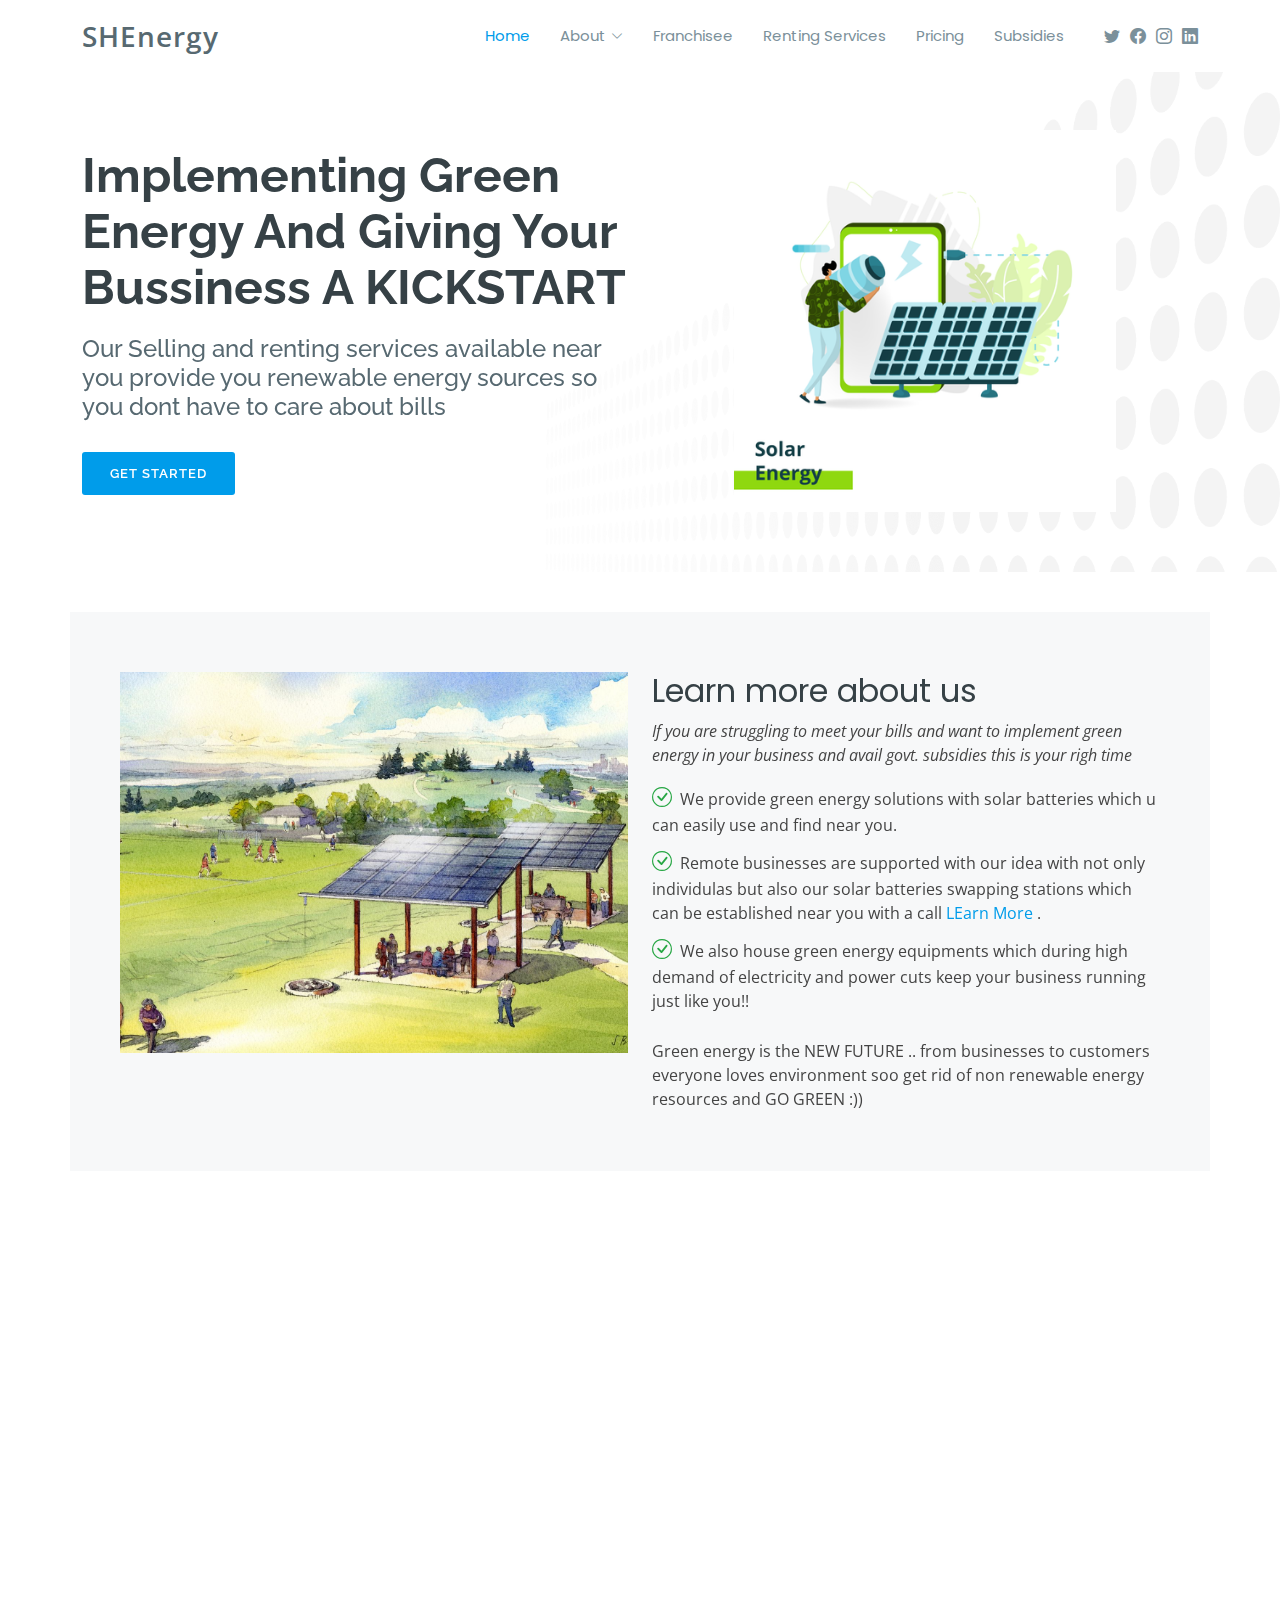
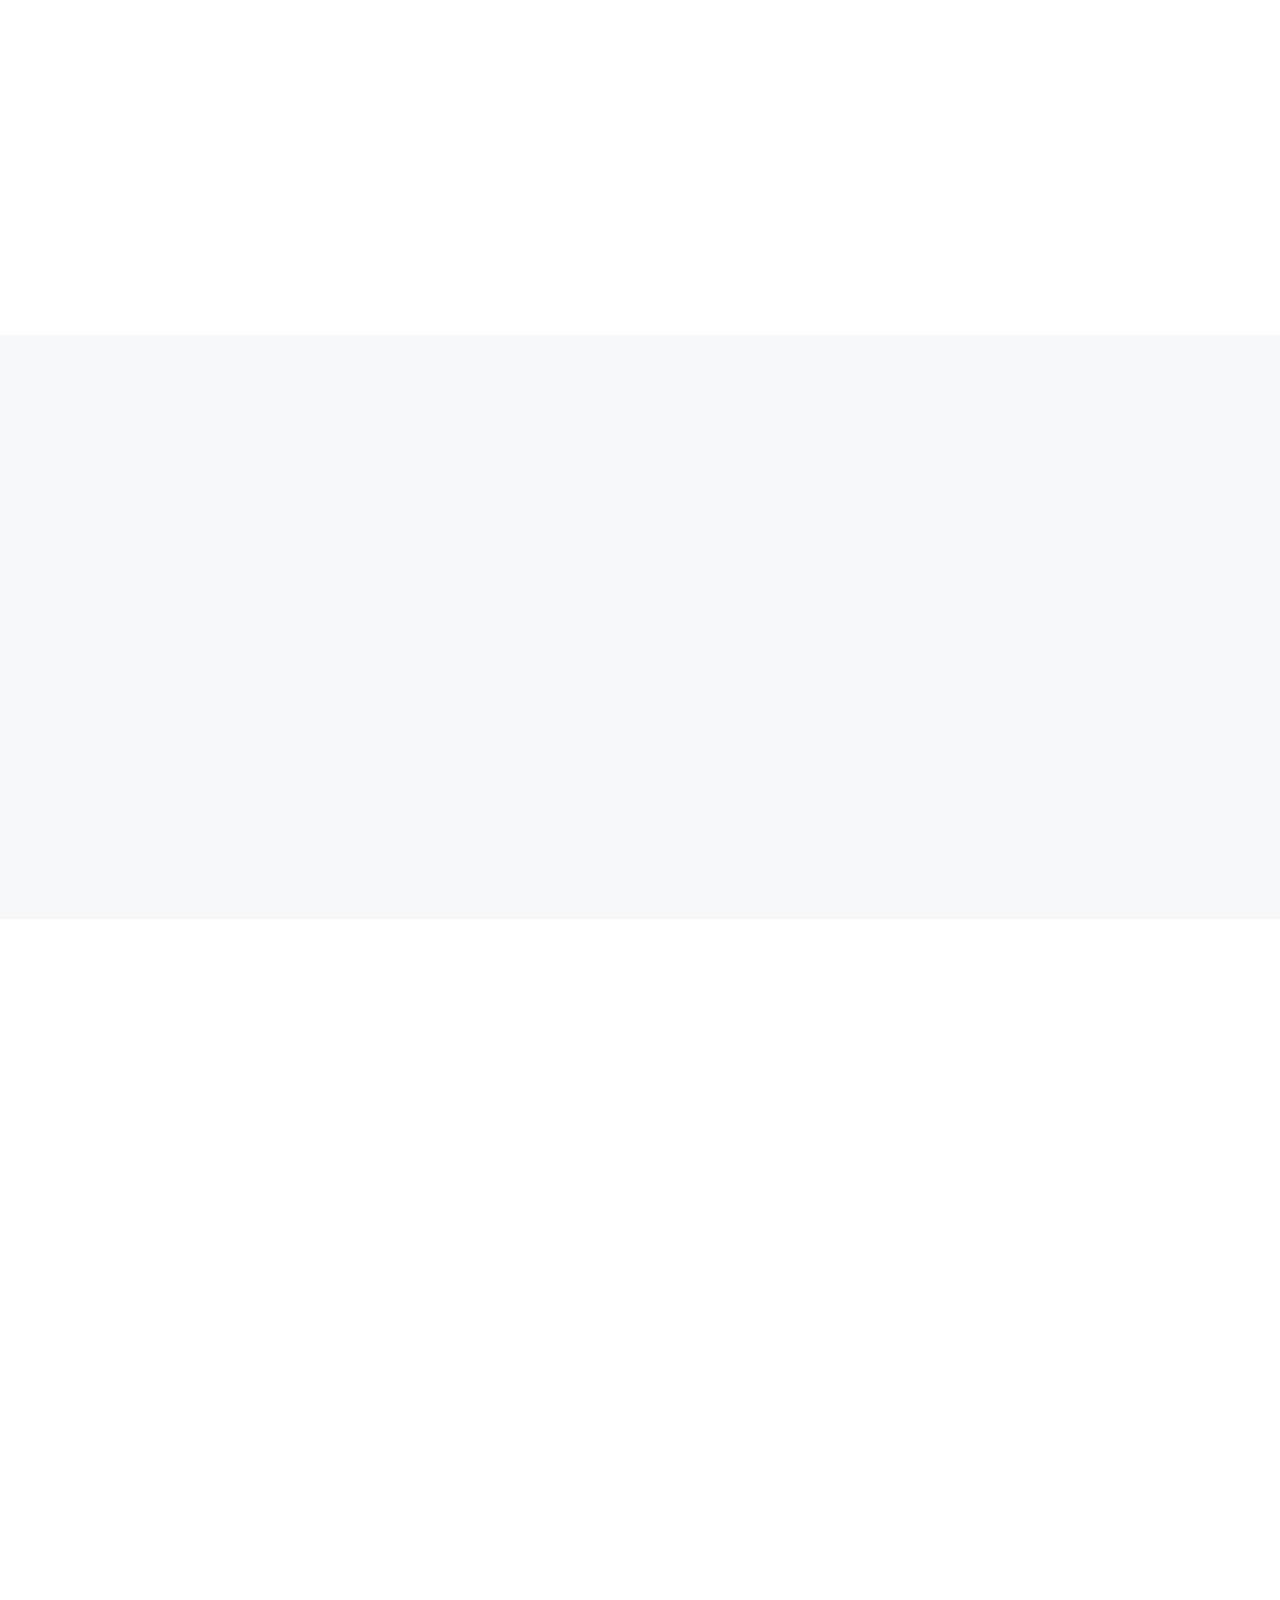
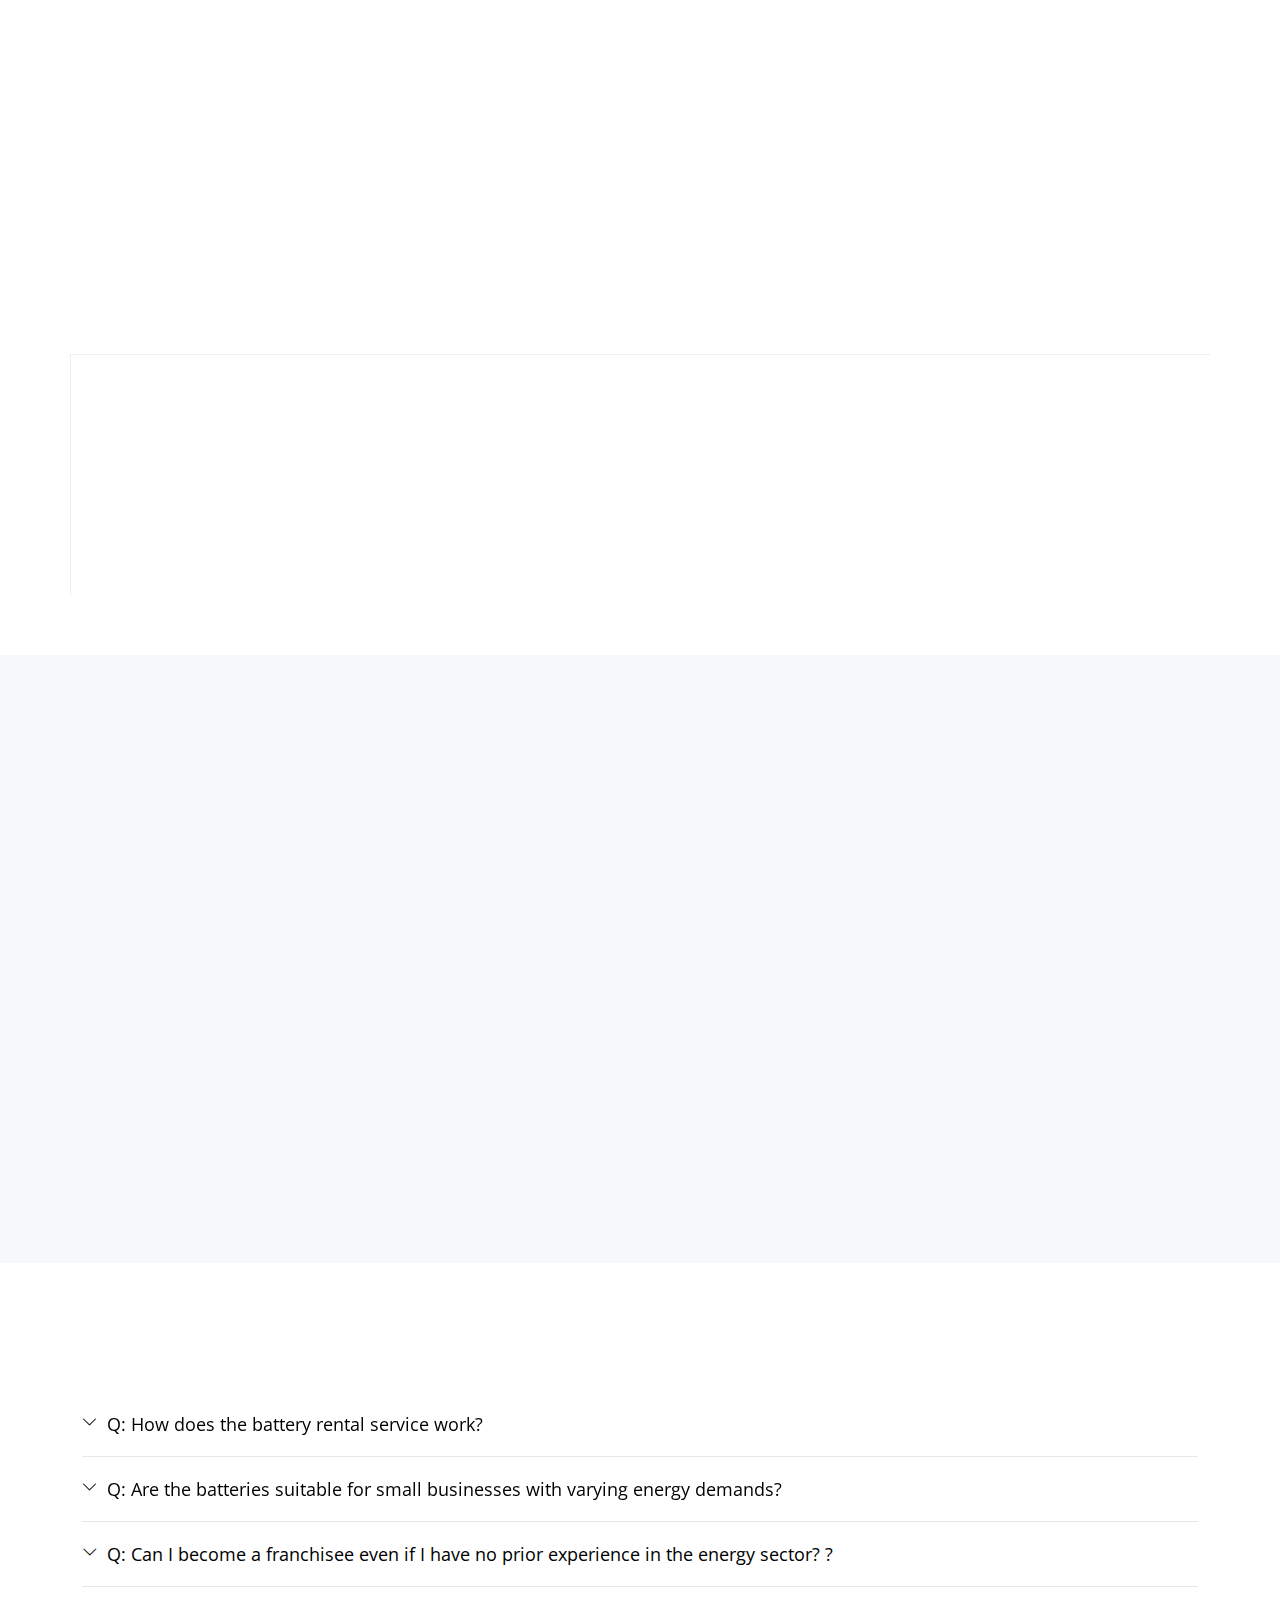
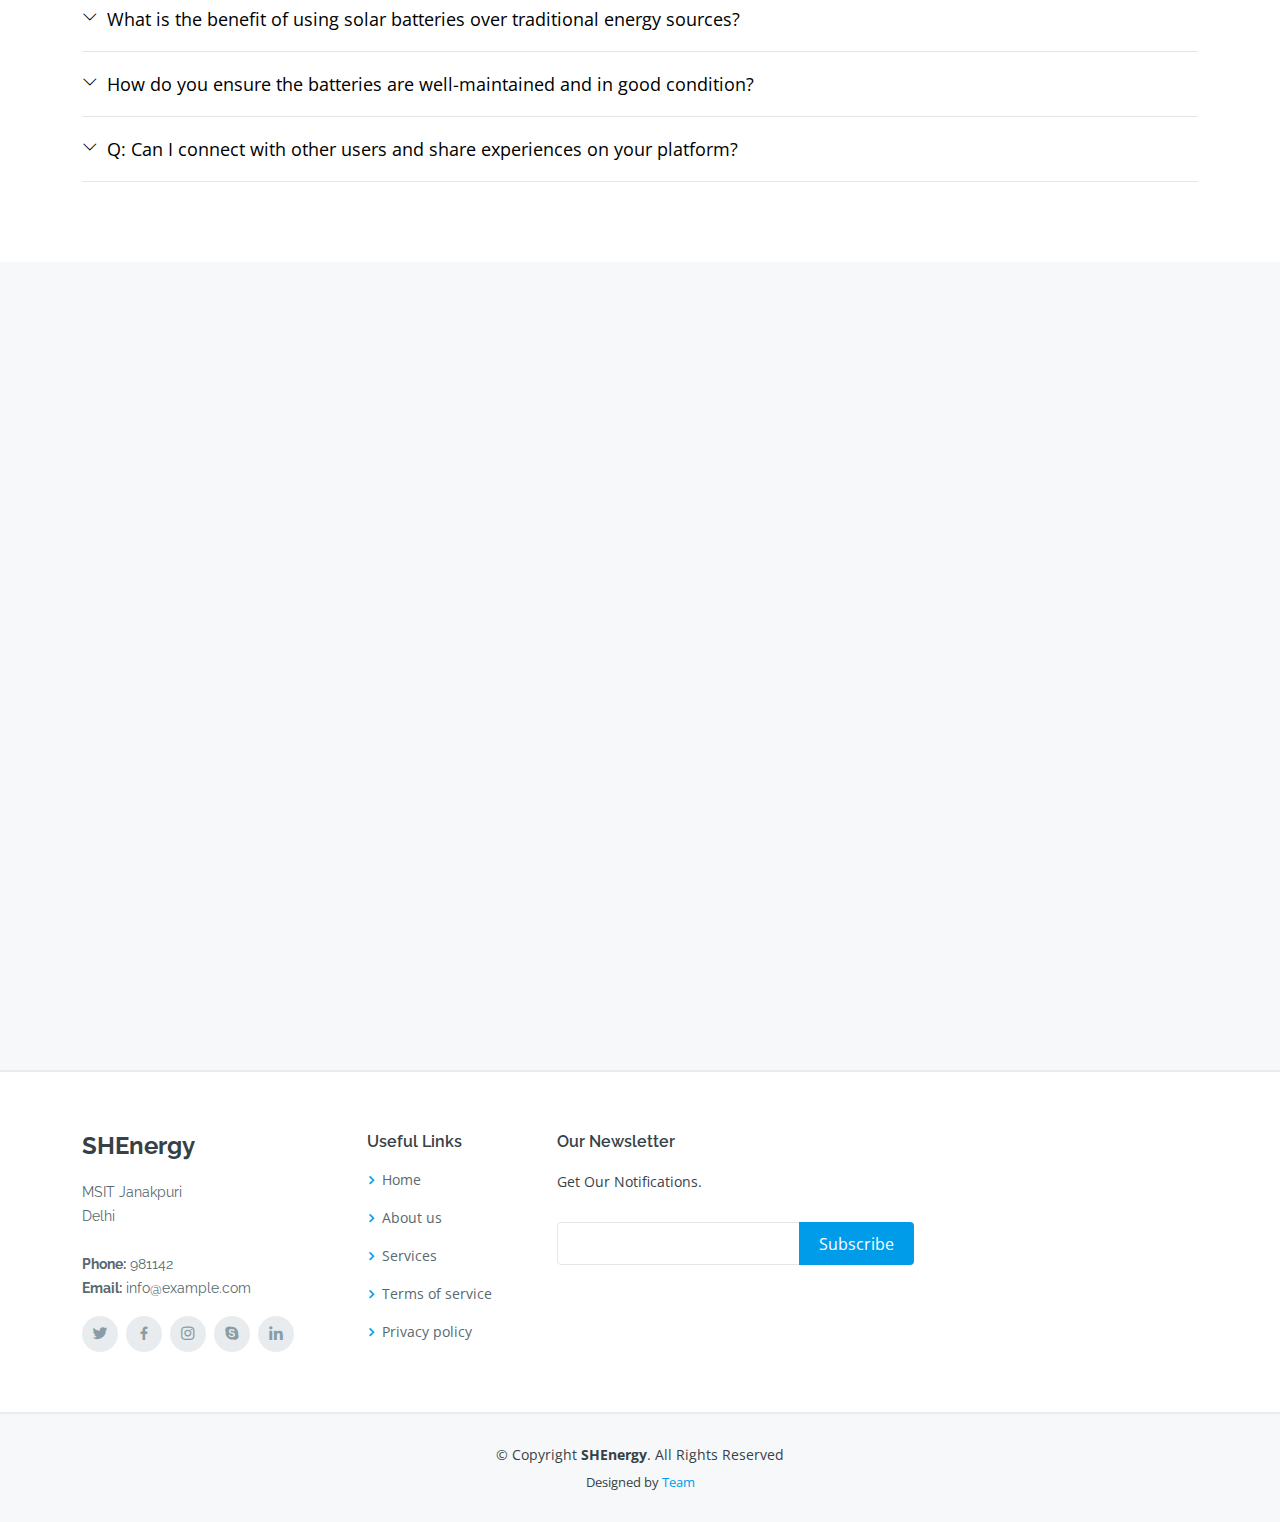
<file: index.html>
<!DOCTYPE html>
<html lang="en">

<head>
  <meta charset="utf-8">
  <meta content="width=device-width, initial-scale=1.0" name="viewport">

  <title>SHEnergy</title>
  <meta content="" name="description">
  <meta content="" name="keywords">

  <!-- Favicons -->
  <link href="favicon_io (6)/favicon.ico" rel="icon">
  <link href="assets/img/apple-touch-icon.png" rel="apple-touch-icon">

  <!-- Google Fonts -->
  <link href="https://fonts.googleapis.com/css?family=Open+Sans:300,300i,400,400i,600,600i,700,700i|Raleway:300,300i,400,400i,500,500i,600,600i,700,700i|Poppins:300,300i,400,400i,500,500i,600,600i,700,700i" rel="stylesheet">

  <!-- Vendor CSS Files -->
  <link href="assets/vendor/aos/aos.css" rel="stylesheet">
  <link href="assets/vendor/bootstrap/css/bootstrap.min.css" rel="stylesheet">
  <link href="assets/vendor/bootstrap-icons/bootstrap-icons.css" rel="stylesheet">
  <link href="assets/vendor/boxicons/css/boxicons.min.css" rel="stylesheet">
  <link href="assets/vendor/glightbox/css/glightbox.min.css" rel="stylesheet">
  <link href="assets/vendor/swiper/swiper-bundle.min.css" rel="stylesheet">
  <link
  href="https://cdnjs.cloudflare.com/ajax/libs/font-awesome/6.0.0/css/all.min.css"
  rel="stylesheet"
/>
<link rel="stylesheet" 
href="https://cdnjs.cloudflare.com/ajax/libs/font-awesome/6.4.0/css/all.min.css">

  <!-- Template Main CSS File -->
  <link href="assets/css/style.css" rel="stylesheet">

  <!-- =======================================================
  * Template Name: Scaffold
  * Updated: Mar 10 2023 with Bootstrap v5.2.3
  * Template URL: https://bootstrapmade.com/scaffold-bootstrap-metro-style-template/
  * Author: BootstrapMade.com
  * License: https://bootstrapmade.com/license/
  ======================================================== -->
</head>

<body>

  <!-- ======= Header ======= -->
  <header id="header" class="fixed-top d-flex align-items-center">
    <div class="container d-flex align-items-center">

      <div class="logo me-auto">
        <h1><a href="index.html">SHEnergy</a></h1>
        <!-- Uncomment below if you prefer to use an image logo -->
        <!-- <a href="index.html"><img src="assets/img/logo.png" alt="" class="img-fluid"></a>-->
      </div>

      <nav id="navbar" class="navbar order-last order-lg-0">
        <ul>
          <li><a class="nav-link scrollto active" href="../Scaffold/index.html">Home</a></li>
          <li class="dropdown"><a href="#"><span>About</span> <i class="bi bi-chevron-down"></i></a>
            <ul>
              <li><a class="nav-link scrollto" href="#team">Team</a></li>
              <li><a class="nav-link scrollto" href="#testimonials">Testimonials</a></li>
            </ul>
          </li>
          <li><a class="nav-link scrollto" href="HeroBiz/index.html">Franchisee</a></li>
          <li><a class="nav-link scrollto " href="#portfolio">Renting Services</a></li>
          <li><a class="nav-link scrollto" href="pricing/pricing/pricing-template.html">Pricing</a></li>
          <li><a class="nav-link scrollto" href="subsidy/subsidy/full-img-cover.html">Subsidies</a></li>

        </ul>
        <i class="bi bi-list mobile-nav-toggle"></i>
      </nav><!-- .navbar -->

      <div class="header-social-links d-flex align-items-center">
        <a href="#" class="twitter"><i class="bi bi-twitter"></i></a>
        <a href="#" class="facebook"><i class="bi bi-facebook"></i></a>
        <a href="#" class="instagram"><i class="bi bi-instagram"></i></a>
        <a href="#" class="linkedin"><i class="bi bi-linkedin"></i></i></a>
      </div>

    </div>
  </header><!-- End Header -->

  <!-- ======= Hero Section ======= -->
  <section id="hero">

    <div class="container">
      <div class="row">
        <div class="col-lg-6 pt-5 pt-lg-0 order-2 order-lg-1 d-flex flex-column justify-content-center" data-aos="fade-up">
          <div>
            <h1>Implementing Green Energy And Giving Your Bussiness A KICKSTART</h1>
            <h2>Our Selling and renting services available near you provide you renewable energy sources so you dont have to care about bills</h2>
            <a href="#about" class="btn-get-started scrollto">Get Started</a>
          </div>
        </div>
        <div class="col-lg-6 order-1 order-lg-2 hero-img" data-aos="fade-left">
          <img src="assets/img/solar-energy-2145508-1809350.webp" class="img-fluid" alt="">
        </div>
      </div>
    </div>

  </section><!-- End Hero -->

  <main id="main">

    <!-- ======= About Section ======= -->
    <section id="about" class="about">
      <div class="container">

        <div class="row">
          <div class="col-lg-6" data-aos="zoom-in">
            <img src="assets/img/scl-beacon-hill-shared-solar-sketch2.0.0.jpg" class="img-fluid" alt="">
          </div>
          <div class="col-lg-6 d-flex flex-column justify-contents-center" data-aos="fade-left">
            <div class="content pt-4 pt-lg-0">
              <h3>Learn more about us</h3>
              <p class="fst-italic">
                If you are struggling to meet your bills and want to implement green energy in your business and avail govt. subsidies this is your righ time
              </p>
              <ul>
                <li><i class="bi bi-check-circle"></i> We provide green energy solutions with solar batteries which u can easily use and find near you.</li>
                <li><i class="bi bi-check-circle"></i> Remote businesses are supported with our idea with not only individulas but also our solar batteries swapping stations which can be established near you with a call <a href="">LEarn More</a> .</li>
                <li><i class="bi bi-check-circle"></i> We also house green energy equipments which during high demand of electricity and power cuts keep  your business running just like you!!</li>
              </ul>
              <p>
                Green energy is the NEW FUTURE .. from businesses to customers everyone loves environment soo get rid of non renewable energy resources and GO GREEN :)) 
              </p>
            </div>
          </div>
        </div>

      </div>
    </section><!-- End About Section -->

    <!-- ======= Features Section ======= -->
    <section id="features" class="features">
      <div class="container">

        <div class="row">
          <div class="col-lg-6 mt-2 mb-tg-0 order-2 order-lg-1">
            <ul class="nav nav-tabs flex-column">
              <li class="nav-item" data-aos="fade-up">
                <a class="nav-link active show" data-bs-toggle="tab" href="#tab-1">
                  <h4>Our Working Model</h4>
                  <p>Rent solar batteries for on-demand energy. Franchise opportunities available. Serving small businesses and villages. Cost-effective, reliable, and environmentally sustainable. Join us in creating a brighter future.</p>
                </a>
              </li>
              <li class="nav-item mt-2" data-aos="fade-up" data-aos-delay="100">
                <a class="nav-link" data-bs-toggle="tab" href="#tab-2">
                  <h4>Green Energy </h4>
                  <p>Green energy is our mission. By providing solar batteries, we empower villages with clean, sustainable power, reducing environmental impact, and ensuring a brighter future for generations to come. Join us in embracing a greener, healthier community..</p>
                </a>
              </li>
              <li class="nav-item mt-2" data-aos="fade-up" data-aos-delay="200">
                <a class="nav-link" data-bs-toggle="tab" href="#tab-3">
                  <h4>Set Out With Future</h4>
                  <p>Green energy is the future we're building together. The youth of today passionately embraces sustainable businesses, making green energy a symbol of progress. Join us in shaping a future that aligns with their values and secures a sustainable tomorrow for all..</p>
                </a>
              </li>
              <li class="nav-item mt-2" data-aos="fade-up" data-aos-delay="300">
                <a class="nav-link" data-bs-toggle="tab" href="#tab-4">
                  <h4>Want a side revenue from your existing solar setup? Say no more and contribute</h4>
                  <p>Unlock financial independence and entrepreneurial success by accessing our franchise opportunities. Join our network and start your own profitable battery rental business. Benefit from our support, guidance, and a booming market demand. Take the first step towards a lucrative revenue stream today.</p>
                </a>
              </li>
            </ul>
          </div>
          <div class="col-lg-6 order-1 order-lg-2" data-aos="zoom-in">
            <div class="tab-content">
              <div class="tab-pane active show" id="tab-1">
                <figure>
                  <img src="assets/img/Software-Business-Models-Explained-Cover.png" alt="" class="img-fluid">
                </figure>
              </div>
              <div class="tab-pane" id="tab-2">
                <figure>
                  <img src="assets/img/ImageForArticle_1601_16572737630608365.webp" alt="" class="img-fluid">
                </figure>
              </div>
              <div class="tab-pane" id="tab-3">
                <figure>
                  <img src="assets/img/future-of-renewable-energy.avif" alt="" class="img-fluid">
                </figure>
              </div>
              <div class="tab-pane" id="tab-4">
                <figure>
                  <img src="assets/img/the-startup-garage-business-planning-getting-a-loan.jpg" alt="" class="img-fluid">
                </figure>
              </div>
            </div>
          </div>
        </div>

      </div>
    </section><!-- End Features Section -->

    <!-- ======= Services Section ======= -->
    <section id="services" class="services section-bg">
      <div class="container">

        <div class="section-title" data-aos="fade-up">
          <h2>Services</h2>
          <p>From village outreach to woman in tech, our services house different opportunites and potenital and your businesses...CHECK OUT EM BELOW</p>
        </div>

        <div class="row">
          <div class="col-md-6 col-lg-3 d-flex align-items-stretch mb-5 mb-lg-0" data-aos="zoom-in">
            <div class="icon-box icon-box-pink">
              <div class="icon"><i class="fa-regular fa-battery-full"></i></div>
              <h4 class="title"><a href="">Battery Rental</a></h4>
              <p class="description">Access clean and reliable energy with our solar battery rental service, designed to empower businesses and women entrepreneurs alike..</p>
            </div>
          </div>

          <div class="col-md-6 col-lg-3 d-flex align-items-stretch mb-5 mb-lg-0" data-aos="zoom-in" data-aos-delay="100">
            <div class="icon-box icon-box-cyan">
              <div class="icon"><i class="fa-solid fa-money-bill"></i></div>
              <h4 class="title"><a href="">Franchise Opportunities </a></h4>
              <p class="description">Join our network and become a franchisee, leveraging our support and resources to start your own successful battery rental business</p>
            </div>
          </div>

          <div class="col-md-6 col-lg-3 d-flex align-items-stretch mb-5 mb-lg-0" data-aos="zoom-in" data-aos-delay="200">
            <div class="icon-box icon-box-green">
              <div class="icon"><i class="fa-solid fa-hand"></i></div>
              <h4 class="title"><a href="">Village Outreach and Women Empowerment</a></h4>
              <p class="description">We are committed to serving rural communities and empowering women through clean energy solutions</p>
            </div>
          </div>

          <div class="col-md-6 col-lg-3 d-flex align-items-stretch mb-5 mb-lg-0" data-aos="zoom-in" data-aos-delay="300">
            <div class="icon-box icon-box-blue">
              <div class="icon"><i class="fa-sharp fa-solid fa-users"></i></div>
              <h4 class="title"><a href="">Supportive Community:</a></h4>
              <p class="description"> Connect, Collaborate, Empower. Join us to connect with like-minded women, share experiences, and create awareness about our services among villages.</p>
            </div>
          </div>

        </div>

      </div>
    </section><!-- End Services Section -->

    <!-- ======= Portfolio Section ======= -->
    <!-- <section id="portfolio" class="portfolio">
      <div class="container">

        <div class="section-title" data-aos="fade-up">
          <h2>Portfolio</h2>
          <p>Magnam dolores commodi suscipit. Necessitatibus eius consequatur ex aliquid fuga eum quidem. Sit sint consectetur velit. Quisquam quos quisquam cupiditate. Et nemo qui impedit suscipit alias ea. Quia fugiat sit in iste officiis commodi quidem hic quas.</p>
        </div>

        <div class="row">
          <div class="col-lg-12 d-flex justify-content-center" data-aos="fade-up" data-aos-delay="100">
            <ul id="portfolio-flters">
              <li data-filter="*" class="filter-active">All</li>
              <li data-filter=".filter-app">App</li>
              <li data-filter=".filter-card">Card</li>
              <li data-filter=".filter-web">Web</li>
            </ul>
          </div>
        </div>

        <div class="row portfolio-container" data-aos="fade-up" data-aos-delay="200">

          <div class="col-lg-4 col-md-6 portfolio-item filter-app">
            <div class="portfolio-wrap">
              <img src="assets/img/portfolio/portfolio-1.jpg" class="img-fluid" alt="">
              <div class="portfolio-info">
                <h4>App 1</h4>
                <p>App</p>
              </div>
              <div class="portfolio-links">
                <a href="assets/img/portfolio/portfolio-1.jpg" data-gallery="portfolioGallery" class="portfolio-lightbox" title="App 1"><i class="bx bx-plus"></i></a>
                <a href="portfolio-details.html" title="More Details"><i class="bx bx-link"></i></a>
              </div>
            </div>
          </div>

          <div class="col-lg-4 col-md-6 portfolio-item filter-web">
            <div class="portfolio-wrap">
              <img src="assets/img/portfolio/portfolio-2.jpg" class="img-fluid" alt="">
              <div class="portfolio-info">
                <h4>Web 3</h4>
                <p>Web</p>
              </div>
              <div class="portfolio-links">
                <a href="assets/img/portfolio/portfolio-2.jpg" data-gallery="portfolioGallery" class="portfolio-lightbox" title="Web 3"><i class="bx bx-plus"></i></a>
                <a href="portfolio-details.html" title="More Details"><i class="bx bx-link"></i></a>
              </div>
            </div>
          </div>

          <div class="col-lg-4 col-md-6 portfolio-item filter-app">
            <div class="portfolio-wrap">
              <img src="assets/img/portfolio/portfolio-3.jpg" class="img-fluid" alt="">
              <div class="portfolio-info">
                <h4>App 2</h4>
                <p>App</p>
              </div>
              <div class="portfolio-links">
                <a href="assets/img/portfolio/portfolio-3.jpg" data-gallery="portfolioGallery" class="portfolio-lightbox" title="App 2"><i class="bx bx-plus"></i></a>
                <a href="portfolio-details.html" title="More Details"><i class="bx bx-link"></i></a>
              </div>
            </div>
          </div>

          <div class="col-lg-4 col-md-6 portfolio-item filter-card">
            <div class="portfolio-wrap">
              <img src="assets/img/portfolio/portfolio-4.jpg" class="img-fluid" alt="">
              <div class="portfolio-info">
                <h4>Card 2</h4>
                <p>Card</p>
              </div>
              <div class="portfolio-links">
                <a href="assets/img/portfolio/portfolio-4.jpg" data-gallery="portfolioGallery" class="portfolio-lightbox" title="Card 2"><i class="bx bx-plus"></i></a>
                <a href="portfolio-details.html" title="More Details"><i class="bx bx-link"></i></a>
              </div>
            </div>
          </div>

          <div class="col-lg-4 col-md-6 portfolio-item filter-web">
            <div class="portfolio-wrap">
              <img src="assets/img/portfolio/portfolio-5.jpg" class="img-fluid" alt="">
              <div class="portfolio-info">
                <h4>Web 2</h4>
                <p>Web</p>
              </div>
              <div class="portfolio-links">
                <a href="assets/img/portfolio/portfolio-5.jpg" data-gallery="portfolioGallery" class="portfolio-lightbox" title="Web 2"><i class="bx bx-plus"></i></a>
                <a href="portfolio-details.html" title="More Details"><i class="bx bx-link"></i></a>
              </div>
            </div>
          </div>

          <div class="col-lg-4 col-md-6 portfolio-item filter-app">
            <div class="portfolio-wrap">
              <img src="assets/img/portfolio/portfolio-6.jpg" class="img-fluid" alt="">
              <div class="portfolio-info">
                <h4>App 3</h4>
                <p>App</p>
              </div>
              <div class="portfolio-links">
                <a href="assets/img/portfolio/portfolio-6.jpg" data-gallery="portfolioGallery" class="portfolio-lightbox" title="App 3"><i class="bx bx-plus"></i></a>
                <a href="portfolio-details.html" title="More Details"><i class="bx bx-link"></i></a>
              </div>
            </div>
          </div>

          <div class="col-lg-4 col-md-6 portfolio-item filter-card">
            <div class="portfolio-wrap">
              <img src="assets/img/portfolio/portfolio-7.jpg" class="img-fluid" alt="">
              <div class="portfolio-info">
                <h4>Card 1</h4>
                <p>Card</p>
              </div>
              <div class="portfolio-links">
                <a href="assets/img/portfolio/portfolio-7.jpg" data-gallery="portfolioGallery" class="portfolio-lightbox" title="Card 1"><i class="bx bx-plus"></i></a>
                <a href="portfolio-details.html" title="More Details"><i class="bx bx-link"></i></a>
              </div>
            </div>
          </div>

          <div class="col-lg-4 col-md-6 portfolio-item filter-card">
            <div class="portfolio-wrap">
              <img src="assets/img/portfolio/portfolio-8.jpg" class="img-fluid" alt="">
              <div class="portfolio-info">
                <h4>Card 3</h4>
                <p>Card</p>
              </div>
              <div class="portfolio-links">
                <a href="assets/img/portfolio/portfolio-8.jpg" data-gallery="portfolioGallery" class="portfolio-lightbox" title="Card 3"><i class="bx bx-plus"></i></a>
                <a href="portfolio-details.html" title="More Details"><i class="bx bx-link"></i></a>
              </div>
            </div>
          </div>

          <div class="col-lg-4 col-md-6 portfolio-item filter-web">
            <div class="portfolio-wrap">
              <img src="assets/img/portfolio/portfolio-9.jpg" class="img-fluid" alt="">
              <div class="portfolio-info">
                <h4>Web 3</h4>
                <p>Web</p>
              </div>
              <div class="portfolio-links">
                <a href="assets/img/portfolio/portfolio-9.jpg" data-gallery="portfolioGallery" class="portfolio-lightbox" title="Web 3"><i class="bx bx-plus"></i></a>
                <a href="portfolio-details.html" title="More Details"><i class="bx bx-link"></i></a>
              </div>
            </div>
          </div>

        </div>

      </div>
    </section>End Portfolio Section -->

    <!-- ======= Cta Section ======= -->
    <section id="cta" class="cta">
      <div class="container">

        <div class="row" data-aos="zoom-in" >
          <div class="col-lg-9 text-center text-lg-start">
            <h3>आओ, हम साथ में बढ़ें, बदलाव लाएं, और महिलाओं को सशक्त करें</h3>
            </h3>
            <p> SHEnergy में , हम गांवों की मेहनती महिलाओं को सशक्त बनाने के लिए समर्पित हैं। हम विकास, उद्यमशीलता और आत्मनिर्भरता के लिए एक मंच प्रदान करते हैं। जीवन बदलने और संभावनाओं से भरा भविष्य बनाने में हमसे जुड़ें।
              .</p>
          </div>
          <div class="col-lg-3 cta-btn-container text-center">
            <a class="cta-btn align-middle" href="subsidy/subsidy/full-img-cover.html"> जानें</a>
          </div>
        </div>

      </div>
    </section><!-- End Cta Section -->

    <!-- ======= Testimonials Section ======= -->
    <section id="testimonials" class="testimonials">
      <div class="container">

        <div class="section-title" data-aos="fade-up" >
          <h2>Testimonials</h2>
          <p>Hear From Our Valuable customers.</p>
        </div>

        <div class="testimonials-slider swiper" data-aos="fade-up" data-aos-delay="100">
          <div class="swiper-wrapper">

            <div class="swiper-slide">
              <div class="testimonial-item">
                <p>
                  <i class="bx bxs-quote-alt-left quote-icon-left"></i>
                  मेरे छोटे व्यापार की ऊर्जा की जरूरतों को पूरा करने के लिए SHEnergy का उपयोग करना मेरे लिए बदलाव लाया है। जब चाहें तब सौर बैटरी का उपयोग करने की सुविधा ने मेरे समय और धन दोनों की बचत की है
                  <i class="bx bxs-quote-alt-right quote-icon-right"></i>
                </p>
                <img src="assets/img/download.jpg" class="testimonial-img" alt="">
                <h3>Sunita</h3>
                <h4>Basket Maker &amp; UP</h4>
              </div>
            </div><!-- End testimonial item -->

            <div class="swiper-slide">
              <div class="testimonial-item">
                <p>
                  <i class="bx bxs-quote-alt-left quote-icon-left"></i>
                  मैं SHEnergy के लिए एक फ्रैंचाइजी के रूप में बनने का धन्यवाद करती हूँ। उनका समर्थन और मार्गदर्शन मेरी सामुदायिक में एक सफल बैटरी रेंटल व्यवसाय स्थापित करने में मेरी मदद की है।" - सारा, फ्रैंचाइजी मालिक
                  <i class="bx bxs-quote-alt-right quote-icon-right"></i>
                </p>
                <img src="assets/img/istockphoto-652550482-612x612.jpg" class="testimonial-img" alt="">
                <h3>Rajesh</h3>
                <h4>Proud Owner</h4>
              </div>
            </div><!-- End testimonial item -->

            <div class="swiper-slide">
              <div class="testimonial-item">
                <p>
                  <i class="bx bxs-quote-alt-left quote-icon-left"></i>
                  Using SHEnergy for my small business's energy needs has been a game-changer. The convenience of accessing solar batteries whenever I need them has saved me both time and money.
                  <i class="bx bxs-quote-alt-right quote-icon-right"></i>
                </p>
                <img src="assets/img/download.jpg" class="testimonial-img" alt="">
                <h3>Suhani </h3>
                <h4>Store Owner</h4>
              </div>
            </div><!-- End testimonial item -->

            <div class="swiper-slide">
              <div class="testimonial-item">
                <p>
                  <i class="bx bxs-quote-alt-left quote-icon-left"></i>
                  I am grateful to SHEnergy for providing me with the opportunity to become a franchisee. The support and guidance they offer have helped me establish a successful battery rental business in my community." 
                  <i class="bx bxs-quote-alt-right quote-icon-right"></i>
                </p>
                <img src="assets/img/download.jpg" class="testimonial-img" alt="">
                <h3>Rajesh</h3>
                <h4>Freelancer</h4>
              </div>
            </div><!-- End testimonial item -->

            <div class="swiper-slide">
              <div class="testimonial-item">
                <p>
                  <i class="bx bxs-quote-alt-left quote-icon-left"></i>
                  Quis quorum aliqua sint quem legam fore sunt eram irure aliqua veniam tempor noster veniam enim culpa labore duis sunt culpa nulla illum cillum fugiat legam esse veniam culpa fore nisi cillum quid.
                  <i class="bx bxs-quote-alt-right quote-icon-right"></i>
                </p>
                <img src="assets/img/download.jpg" class="testimonial-img" alt="">
                <h3>John Larson</h3>
                <h4>Entrepreneur</h4>
              </div>
            </div><!-- End testimonial item -->

          </div>
          <div class="swiper-pagination"></div>
        </div>

      </div>
    </section><!-- End Testimonials Section -->

    <!-- ======= Team Section ======= -->
    <section id="clients" class="clients">
      <div class="container">

        <div class="section-title" data-aos="fade-up">
          <h2>Subsidies and Government role</h2>
          <p>Government providing the support you need.</p>
        </div>

        <div class="row no-gutters clients-wrap clearfix wow fadeInUp">

          <div class="col-lg-3 col-md-4 col-xs-6">
            <div class="client-logo" data-aos="zoom-in">
              <img src="assets/img/clients/client-1.png" class="img-fluid" alt="">
            </div>
          </div>

          <div class="col-lg-3 col-md-4 col-xs-6">
            <div class="client-logo" data-aos="zoom-in" data-aos-delay="100">
              <img src="assets/img/clients/client-2.png" class="img-fluid" alt="">
            </div>
          </div>

          <div class="col-lg-3 col-md-4 col-xs-6">
            <div class="client-logo" data-aos="zoom-in" data-aos-delay="150">
              <img src="assets/img/clients/client-3.png" class="img-fluid" alt="">
            </div>
          </div>

          <div class="col-lg-3 col-md-4 col-xs-6">
            <div class="client-logo" data-aos="zoom-in" data-aos-delay="200">
              <img src="assets/img/clients/client-4.png" class="img-fluid" alt="">
            </div>
          </div>

          <div class="col-lg-3 col-md-4 col-xs-6">
            <div class="client-logo" data-aos="zoom-in" data-aos-delay="250">
              <img src="assets/img/clients/client-5.png" class="img-fluid" alt="">
            </div>
          </div>

          <div class="col-lg-3 col-md-4 col-xs-6">
            <div class="client-logo" data-aos="zoom-in" data-aos-delay="300">
              <img src="assets/img/clients/client-6.png" class="img-fluid" alt="">
            </div>
          </div>

          <div class="col-lg-3 col-md-4 col-xs-6">
            <div class="client-logo" data-aos="zoom-in" data-aos-delay="350">
              <img src="assets/img/clients/client-7.png" class="img-fluid" alt="">
            </div>
          </div>

          <div class="col-lg-3 col-md-4 col-xs-6" data-aos="zoom-in" data-aos-delay="400">
            <div class="client-logo">
              <img src="assets/img/clients/client-8.png" class="img-fluid" alt="">
            </div>
          </div>

        </div>

      </div>
    </section><!-- End Clients Section -->

    <!-- ======= Pricing Section ======= -->
    <section id="pricing" class="pricing section-bg">
      <div class="container">

        <div class="section-title" data-aos="fade-up">
          <h2>Breif Pricing</h2>
          <p>Affordable prices with Discounts for underprevileged <a href="">Get detailed Listing</a> .</p>
        </div>

        <div class="row">

          <div class="col-lg-6 col-md-6">
            <div class="box" data-aos="zoom-in">
              <h3>Free</h3>
              <h4><sup>RS</sup>0<span> / month</span></h4>
              <ul>
                <li>Avail Most Of our Services</li>
                <li>Explore Our Products</li>
              </ul>
              <div class="btn-wrap">
                <a href="#" class="btn-buy">Explore</a>
              </div>
            </div>
          </div>

          <div class="col-lg-6 col-md-6 mt-4 mt-md-0">
            <div class="box featured" data-aos="zoom-in" data-aos-delay="100">
              <h3>Business</h3>
              <h4><sup>Rs</sup>100<span> / month</span></h4>
              <ul>
                <li>High Demend Preference</li>
                <li>Free Services By Our Engineers</li>
                <li>Avail Discounts</li>
              </ul>
              <div class="btn-wrap">
                <a href="#" class="btn-buy">Buy Now</a>
              </div>
            </div>
          </div>

        </div>

      </div>
    </section><!-- End Pricing Section -->

    <!-- ======= F.A.Q Section ======= -->
    <section id="faq" class="faq">
      <div class="container">

        <div class="section-title" data-aos="fade-up">
          <h2>Frequently Asked Questions</h2>
        </div>

        <ul class="faq-list">

          <li>
            <div data-bs-toggle="collapse" class="collapsed question" href="#faq1">Q: How does the battery rental service work?
              <i class="bi bi-chevron-down icon-show"></i><i class="bi bi-chevron-up icon-close"></i></div>
            <div id="faq1" class="collapse" data-bs-parent=".faq-list">
              <p>
                Our battery rental service allows you to access solar batteries on-demand. Simply sign up, choose the battery that suits your needs, and enjoy clean and reliable energy whenever you require it
              </p>
            </div>
          </li>

          <li>
            <div data-bs-toggle="collapse" href="#faq2" class="collapsed question">Q: Are the batteries suitable for small businesses with varying energy demands?
              <i class="bi bi-chevron-down icon-show"></i><i class="bi bi-chevron-up icon-close"></i></div>
            <div id="faq2" class="collapse" data-bs-parent=".faq-list">
              <p>
                Absolutely! We offer a range of battery options to cater to different energy needs. Whether you have low or high energy requirements, we have the right solution for your business.
              </p>
            </div>
          </li>

          <li>
            <div data-bs-toggle="collapse" href="#faq3" class="collapsed question">Q: Can I become a franchisee even if I have no prior experience in the energy sector?
              ? <i class="bi bi-chevron-down icon-show"></i><i class="bi bi-chevron-up icon-close"></i></div>
            <div id="faq3" class="collapse" data-bs-parent=".faq-list">
              <p>
                Yes! We provide comprehensive support and guidance to our franchisees, regardless of their background. Our training programs and resources will equip you with the necessary knowledge and skills to run a successful battery rental business.
              </p>
            </div>
          </li>

          <li>
            <div data-bs-toggle="collapse" href="#faq4" class="collapsed question">What is the benefit of using solar batteries over traditional energy sources?
              <i class="bi bi-chevron-down icon-show"></i><i class="bi bi-chevron-up icon-close"></i></div>
            <div id="faq4" class="collapse" data-bs-parent=".faq-list">
              <p>
                Solar batteries provide several benefits, including clean and renewable energy, reduced reliance on fossil fuels, cost savings in the long run, and a smaller carbon footprint. They are a sustainable and environmentally-friendly choice
              </p>
            </div>
          </li>

          <li>
            <div data-bs-toggle="collapse" href="#faq5" class="collapsed question">How do you ensure the batteries are well-maintained and in good condition? <i class="bi bi-chevron-down icon-show"></i><i class="bi bi-chevron-up icon-close"></i></div>
            <div id="faq5" class="collapse" data-bs-parent=".faq-list">
              <p>
                We have a dedicated team that handles battery installation, maintenance, and regular inspections. We ensure that the batteries are well-maintained to deliver optimal performance and reliability
              </p>
            </div>
          </li>

          <li>
            <div data-bs-toggle="collapse" href="#faq6" class="collapsed question">Q: Can I connect with other users and share experiences on your platform?
              <i class="bi bi-chevron-down icon-show"></i><i class="bi bi-chevron-up icon-close"></i></div>
            <div id="faq6" class="collapse" data-bs-parent=".faq-list">
              <p>
                Yes! We have a vibrant community platform where users can connect, collaborate, and share experiences. It's a great way to learn from others, gain insights, and create awareness about our services.
              </p>
            </div>
          </li>

        </ul>

      </div>
    </section><!-- End Frequently Asked Questions Section -->

    <!-- ======= Contact Section ======= -->
    <section id="contact" class="contact section-bg">
      <div class="container">

        <div class="section-title" data-aos="fade-up">
          <h2>Submit Your Review</h2>
        </div>

        <div class="row">

          <div class="col-lg-5 d-flex align-items-stretch" data-aos="fade-right">
            <div class="info">
              <div class="address">
                <i class="bi bi-geo-alt"></i>
                <h4>Location:</h4>
                <p>Delhi </p>
              </div>

              <div class="email">
                <i class="bi bi-envelope"></i>
                <h4>Email:</h4>
                <p>info@example.com</p>
              </div>

              <div class="phone">
                <i class="bi bi-phone"></i>
                <h4>Call:</h4>
                <p>9811420###</p>
              </div>

              <iframe src="https://www.google.com/maps/embed?pb=!1m14!1m8!1m3!1d12097.433213460943!2d-74.0062269!3d40.7101282!3m2!1i1024!2i768!4f13.1!3m3!1m2!1s0x0%3A0xb89d1fe6bc499443!2sDowntown+Conference+Center!5e0!3m2!1smk!2sbg!4v1539943755621" frameborder="0" style="border:0; width: 100%; height: 290px;" allowfullscreen></iframe>
            </div>

          </div>

          <div class="col-lg-7 mt-5 mt-lg-0 d-flex align-items-stretch" data-aos="fade-left">
            <form action="forms/contact.php" method="post" role="form" class="php-email-form">
              <div class="row">
                <div class="form-group col-md-6">
                  <label for="name">Your Name</label>
                  <input type="text" name="name" class="form-control" id="name" required>
                </div>
                <div class="form-group col-md-6 mt-3 mt-md-0">
                  <label for="name">Your Email</label>
                  <input type="email" class="form-control" name="" id="email" required>
                </div>
              </div>
              <div class="form-group mt-3">
                <label for="name">Subject</label>
                <input type="text" class="form-control" name="subject" id="subject" required>
              </div>
              <div class="form-group mt-3">
                <label for="name">Message</label>
                <textarea class="form-control" name="message" rows="10" required></textarea>
              </div>
              <div class="my-3">
                <div class="loading">Loading</div>
                <div class="error-message"></div>
                <div class="sent-message">Your message has been sent. Thank you!</div>
              </div>
              <div class="text-center"><button type="submit">Send Message</button></div>
            </form>
          </div>

        </div>

      </div>
    </section><!-- End Contact Section -->

  </main><!-- End #main -->

  <!-- ======= Footer ======= -->
  <footer id="footer">
    <div class="footer-top">
      <div class="container">
        <div class="row">

          <div class="col-lg-3 col-md-6">
            <div class="footer-info">
              <h3>SHEnergy</h3>
              <p>
                MSIT Janakpuri<br>
                 Delhi<br><br>
                <strong>Phone:</strong> 981142<br>
                <strong>Email:</strong> info@example.com<br>
              </p>
              <div class="social-links mt-3">
                <a href="#" class="twitter"><i class="bx bxl-twitter"></i></a>
                <a href="#" class="facebook"><i class="bx bxl-facebook"></i></a>
                <a href="#" class="instagram"><i class="bx bxl-instagram"></i></a>
                <a href="#" class="google-plus"><i class="bx bxl-skype"></i></a>
                <a href="#" class="linkedin"><i class="bx bxl-linkedin"></i></a>
              </div>
            </div>
          </div>

          <div class="col-lg-2 col-md-6 footer-links">
            <h4>Useful Links</h4>
            <ul>
              <li><i class="bx bx-chevron-right"></i> <a href="../Scaffold/index.html">Home</a></li>
              <li><i class="bx bx-chevron-right"></i> <a href="#">About us</a></li>
              <li><i class="bx bx-chevron-right"></i> <a href="#">Services</a></li>
              <li><i class="bx bx-chevron-right"></i> <a href="#">Terms of service</a></li>
              <li><i class="bx bx-chevron-right"></i> <a href="#">Privacy policy</a></li>
            </ul>
          </div>
          <div class="col-lg-4 col-md-6 footer-newsletter">
            <h4>Our Newsletter</h4>
            <p>Get Our Notifications.</p>
            <form action="" method="post">
              <input type="email" name="email"><input type="submit" value="Subscribe">
            </form>

          </div>

        </div>
      </div>
    </div>

    <div class="container">
      <div class="copyright">
        &copy; Copyright <strong><span>SHEnergy</span></strong>. All Rights Reserved
      </div>
      <div class="credits">
        <!-- All the links in the footer should remain intact. -->
        <!-- You can delete the links only if you purchased the pro version. -->
        <!-- Licensing information: https://bootstrapmade.com/license/ -->
        <!-- Purchase the pro version with working PHP/AJAX contact form: https://bootstrapmade.com/scaffold-bootstrap-metro-style-template/ -->
        Designed by <a href="https://bootstrapmade.com/">Team</a>
      </div>
    </div>
  </footer><!-- End Footer -->

  <a href="#" class="back-to-top d-flex align-items-center justify-content-center"><i class="bi bi-arrow-up-short"></i></a>

  <!-- Vendor JS Files -->
  <script src="assets/vendor/aos/aos.js"></script>
  <script src="assets/vendor/bootstrap/js/bootstrap.bundle.min.js"></script>
  <script src="assets/vendor/glightbox/js/glightbox.min.js"></script>
  <script src="assets/vendor/isotope-layout/isotope.pkgd.min.js"></script>
  <script src="assets/vendor/swiper/swiper-bundle.min.js"></script>
  <script src="assets/vendor/php-email-form/validate.js"></script>

  <!-- Template Main JS File -->
  <script src="assets/js/main.js"></script>

</body>

</html>
</file>
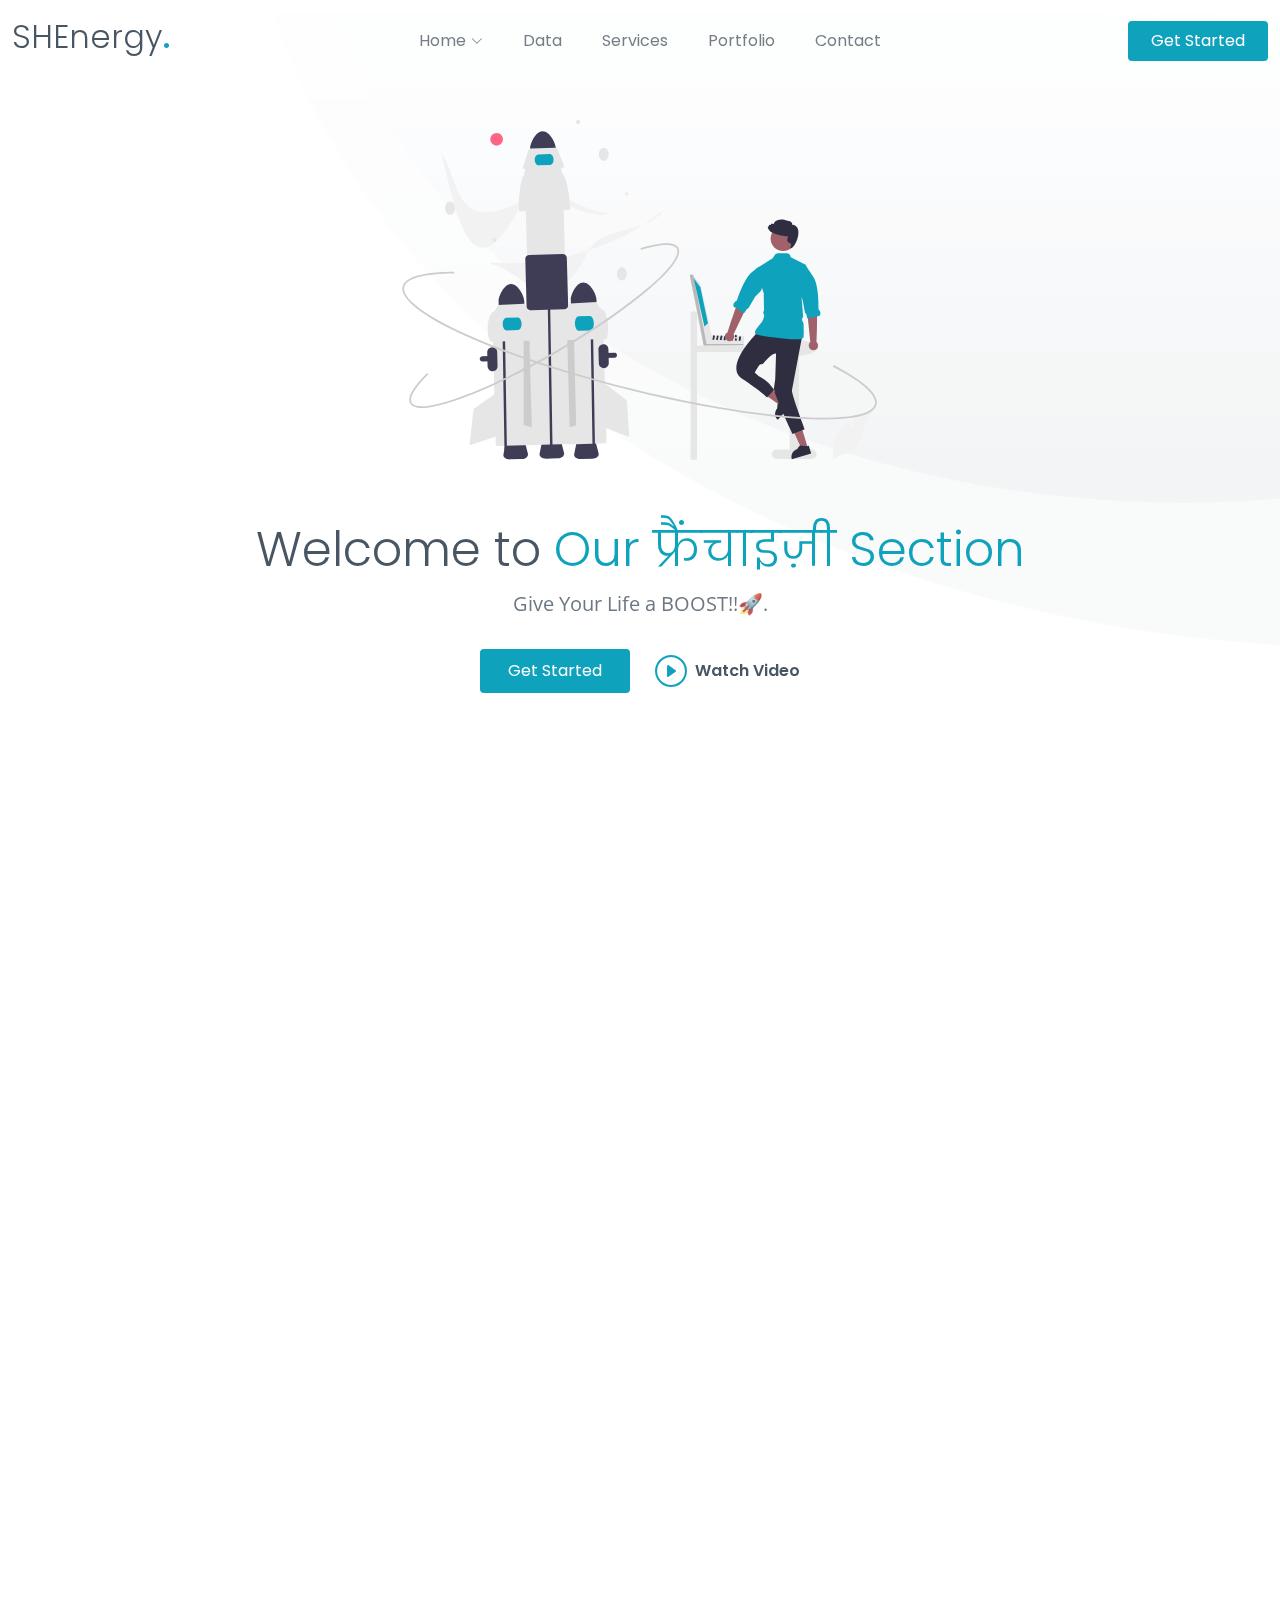
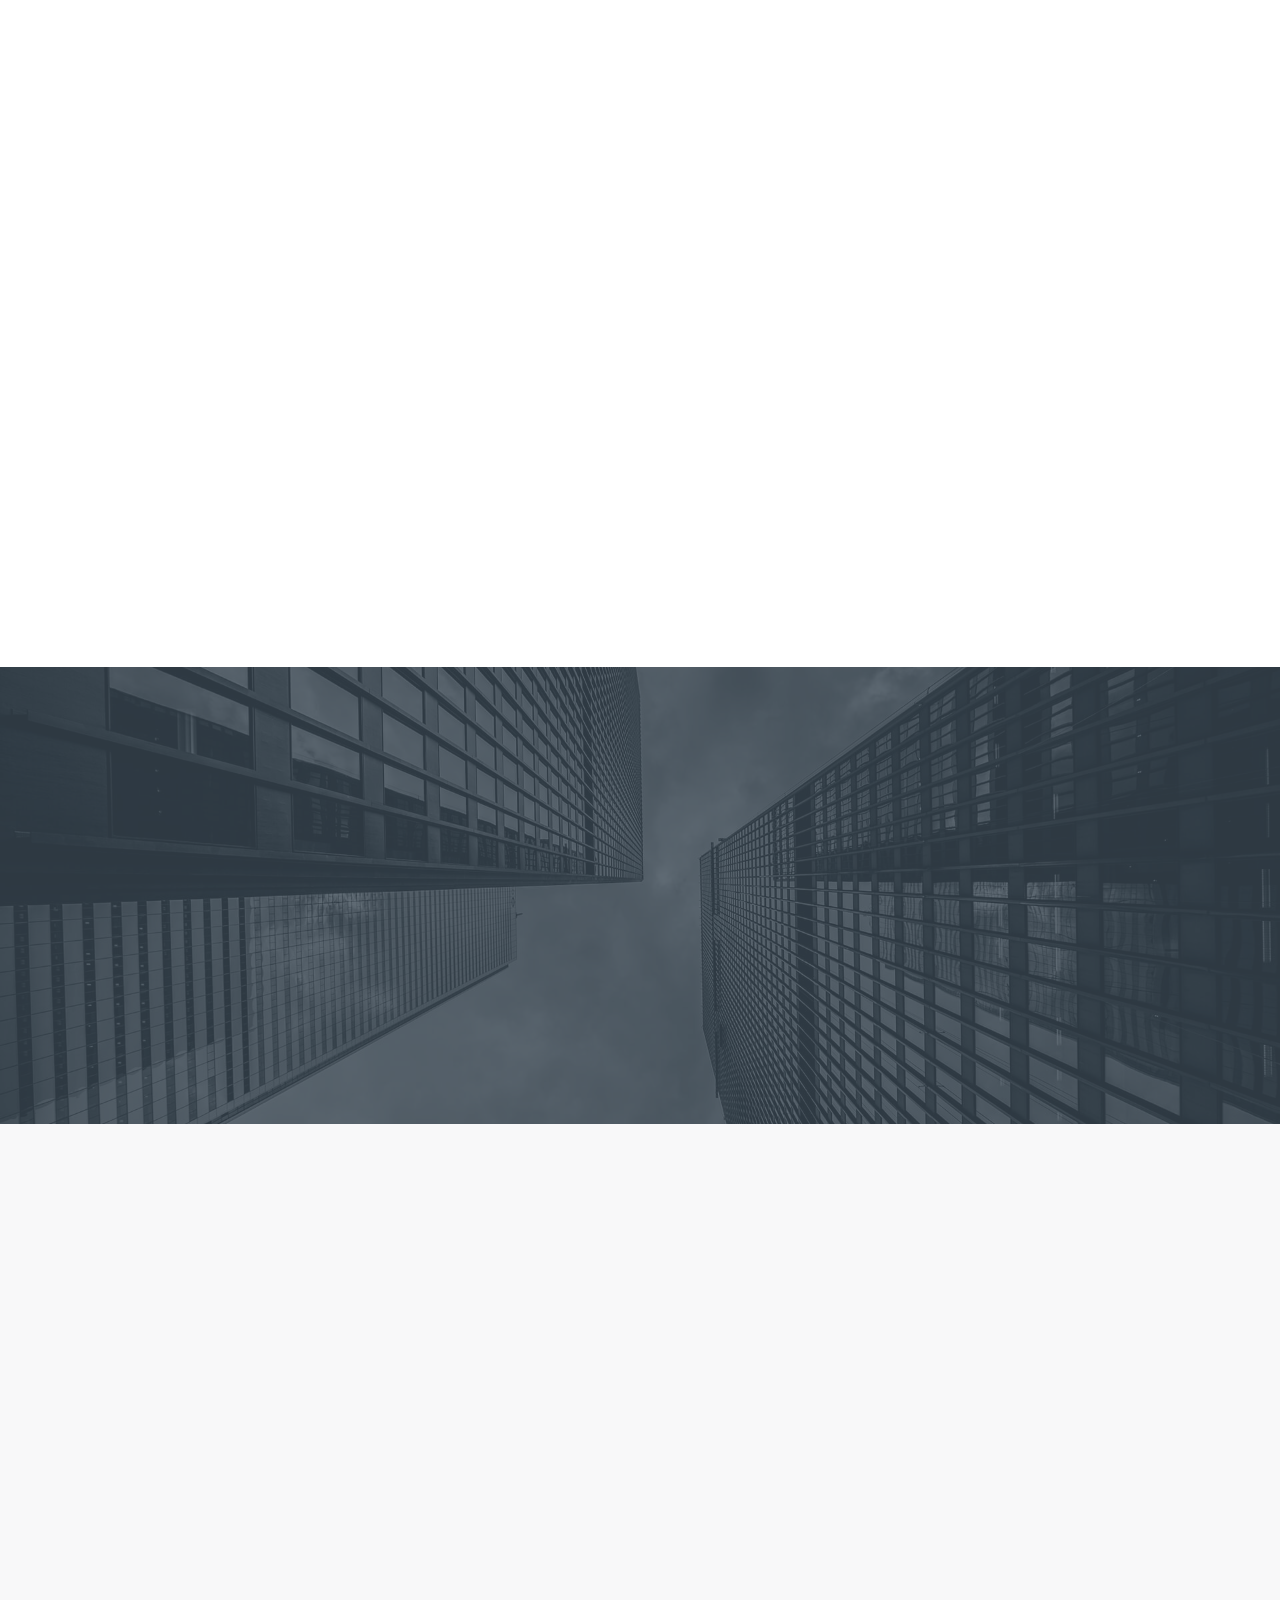
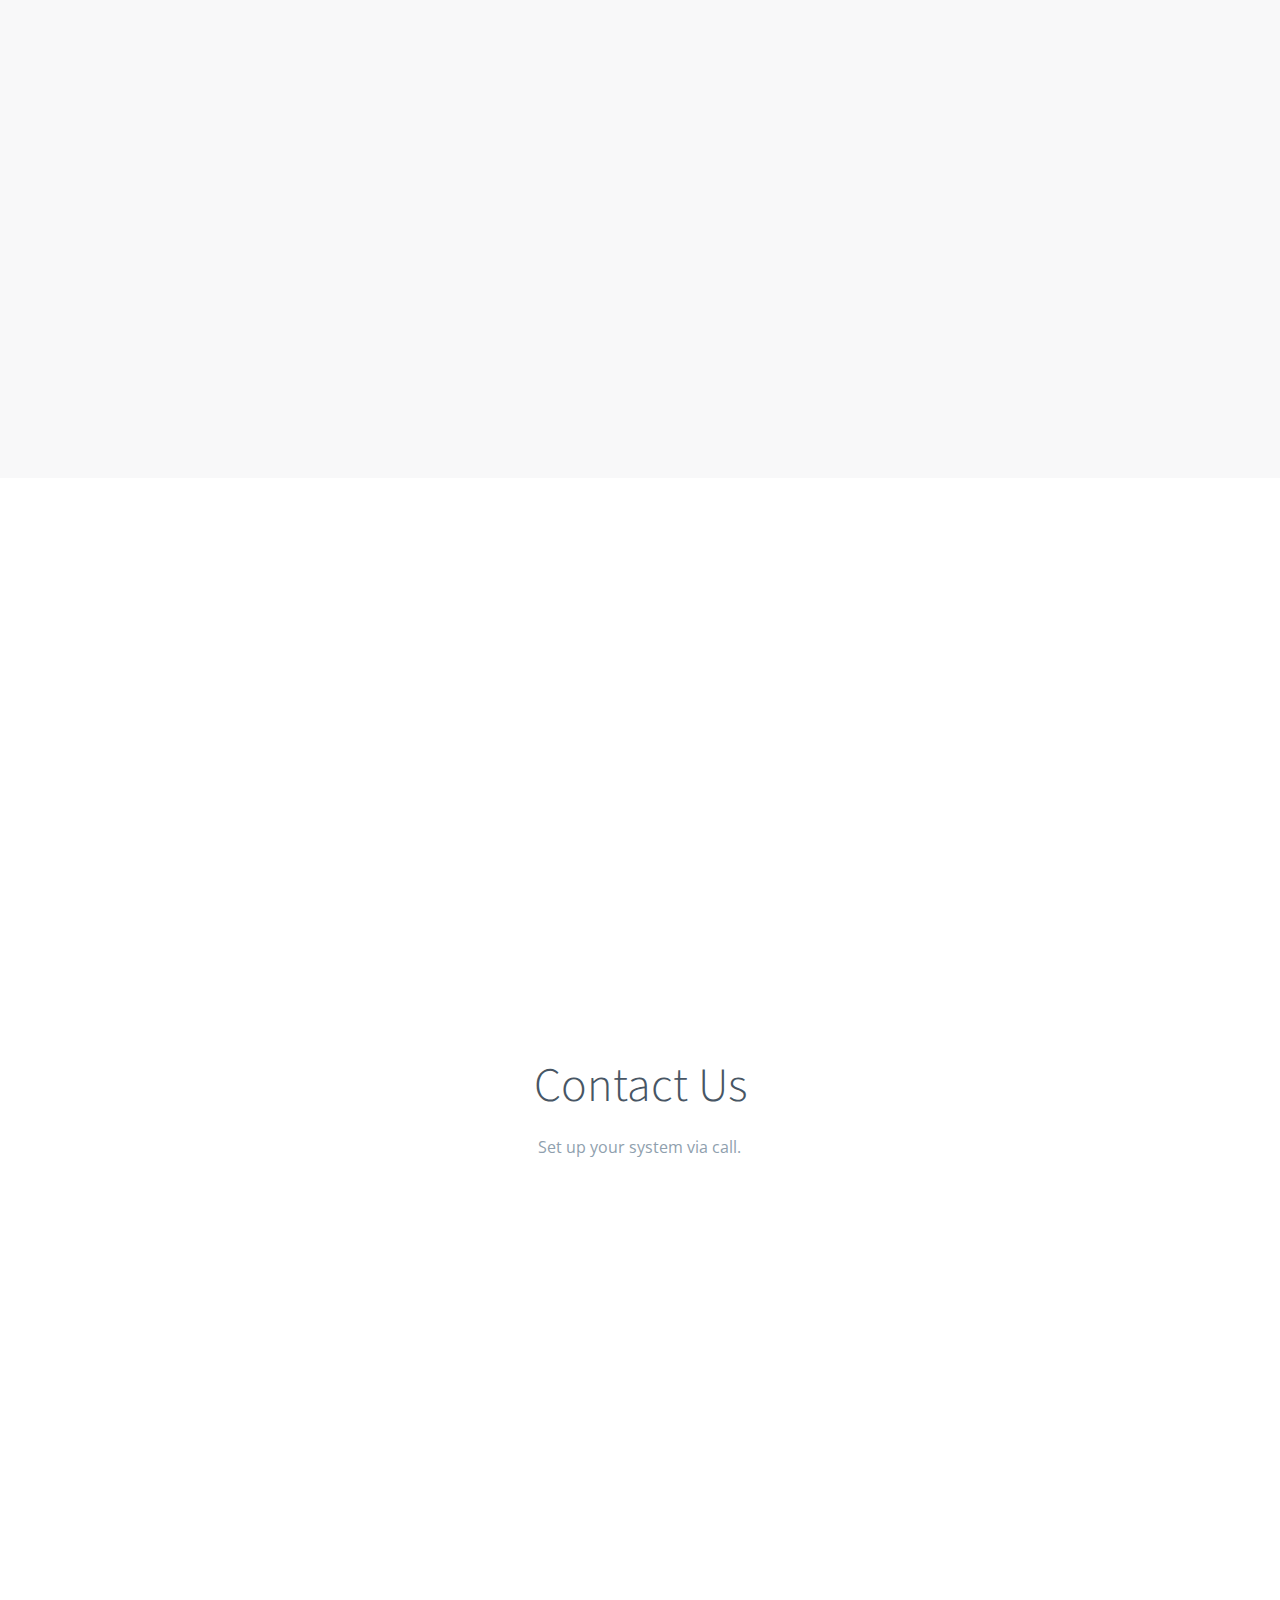
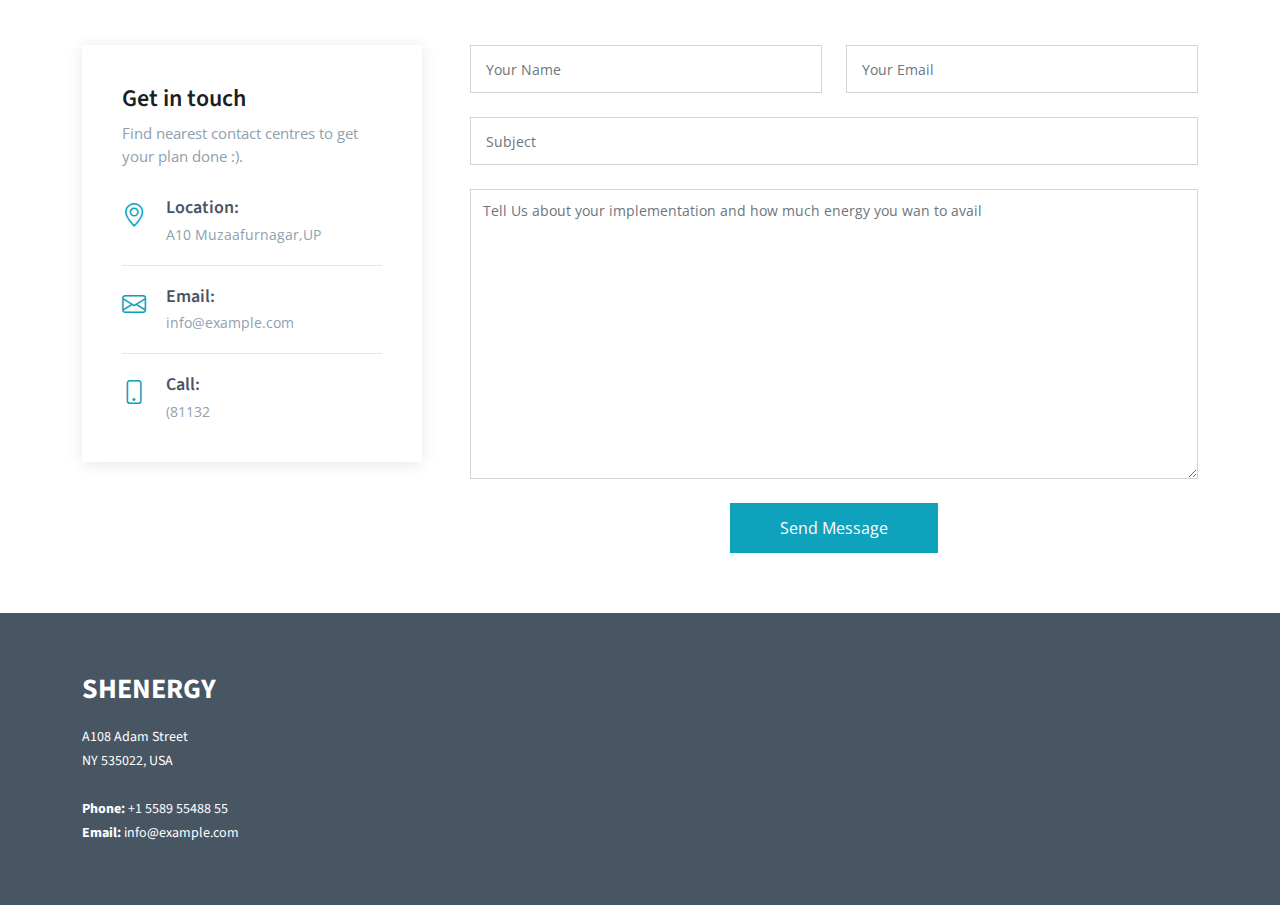
<file: HeroBiz/index.html>
<!DOCTYPE html>
<html lang="en">

<head>
  <meta charset="utf-8">
  <meta content="width=device-width, initial-scale=1.0" name="viewport">

  <title>SHEnergy</title>
  <meta content="" name="description">
  <meta content="" name="keywords">

  <!-- Favicons -->
  <link href="assets/img/favicon.png" rel="icon">
  <link href="assets/img/apple-touch-icon.png" rel="apple-touch-icon">

  <!-- Google Fonts -->
  <link rel="preconnect" href="https://fonts.googleapis.com">
  <link rel="preconnect" href="https://fonts.gstatic.com" crossorigin>
  <link href="https://fonts.googleapis.com/css2?family=Open+Sans:ital,wght@0,300;0,400;0,500;0,600;0,700;1,300;1,400;1,500;1,600;1,700&family=Poppins:ital,wght@0,300;0,400;0,500;0,600;0,700;1,300;1,400;1,500;1,600;1,700&family=Source+Sans+Pro:ital,wght@0,300;0,400;0,600;0,700;1,300;1,400;1,600;1,700&display=swap" rel="stylesheet">

  <!-- Vendor CSS Files -->
  <link href="assets/vendor/bootstrap/css/bootstrap.min.css" rel="stylesheet">
  <link href="assets/vendor/bootstrap-icons/bootstrap-icons.css" rel="stylesheet">
  <link href="assets/vendor/aos/aos.css" rel="stylesheet">
  <link href="assets/vendor/glightbox/css/glightbox.min.css" rel="stylesheet">
  <link href="assets/vendor/swiper/swiper-bundle.min.css" rel="stylesheet">
  <link
  href="https://cdnjs.cloudflare.com/ajax/libs/font-awesome/6.0.0/css/all.min.css"
  rel="stylesheet"
/>
<link rel="stylesheet" 
href="https://cdnjs.cloudflare.com/ajax/libs/font-awesome/6.4.0/css/all.min.css">

  <link href="assets/css/variables.css" rel="stylesheet">
  
  <link href="assets/css/main.css" rel="stylesheet">

  
</head>

<body>

  <!-- ======= Header ======= -->
  <header id="header" class="header fixed-top" data-scrollto-offset="0">
    <div class="container-fluid d-flex align-items-center justify-content-between">

      <a href="index.html" class="logo d-flex align-items-center scrollto me-auto me-lg-0">
        
        <h1>SHEnergy<span>.</span></h1>
      </a>

      <nav id="navbar" class="navbar">
        <ul>

          <li class="dropdown"><a href="../index.html"><span>Home</span> <i class="bi bi-chevron-down dropdown-indicator"></i></a>
          </li>
          <li><a class="nav-link scrollto" href="index.html#about">Data</a></li>
          <li><a class="nav-link scrollto" href="index.html#services">Services</a></li>
          <li><a class="nav-link scrollto" href="index.html#portfolio">Portfolio</a></li>
          <li><a class="nav-link scrollto" href="index.html#contact">Contact</a></li>
        </ul>
        <i class="bi bi-list mobile-nav-toggle d-none"></i>
      </nav><!-- .navbar -->
      <a class="btn-getstarted scrollto" href="index.html#about">Get Started</a>
    </div>
  </header><!-- End Header -->

  <section id="hero-animated" class="hero-animated d-flex align-items-center">
    <div class="container d-flex flex-column justify-content-center align-items-center text-center position-relative" data-aos="zoom-out">
      <img src="assets/img/hero-carousel/hero-carousel-3.svg" class="img-fluid animated">
      <h2>Welcome to <span>Our फ्रैंचाइज़ी   Section</span></h2>
      <p>Give Your Life a BOOST!!🚀.</p>
      <div class="d-flex">
        <a href="#about" class="btn-get-started scrollto">Get Started</a>
        <a href="" class="glightbox btn-watch-video d-flex align-items-center"><i class="bi bi-play-circle"></i><span>Watch Video</span></a>
      </div>
    </div>
  </section>

  <main id="main">
    <!-- ======= Featured Services Section ======= -->
    <section id="featured-services" class="featured-services">
      <div class="container">

        <div class="row gy-4">

          <div class="col-xl-3 col-md-6 d-flex" data-aos="zoom-out">
            <div class="service-item position-relative">
              <div class="icon"><i class="bi bi-broadcast icon"></i></div>
              <h4><a href="" class="stretched-link">Brand Recognition</a></h4>
              <p>Leverage the strength of our brand and reputation in the clean energy industry. As a franchisee, you will benefit from the trust and credibility from SHEnergy</p>
            </div>
          </div><!-- End Service Item -->

          <div class="col-xl-3 col-md-6 d-flex" data-aos="zoom-out" data-aos-delay="200">
            <div class="service-item position-relative">
              <div class="icon"></div>
              <h4><a href="" class="stretched-link">Making a Difference</a></h4>
              <p>By joining our franchise program, you contribute to a sustainable future by empowering businesses and communities with clean energy solutions</p>
            </div>
          </div><!-- End Service Item -->

          <div class="col-xl-3 col-md-6 d-flex" data-aos="zoom-out" data-aos-delay="400">
            <div class="service-item position-relative">
              <div class="icon"><i class="bi bi-bounding-box-circles icon"></i></div>
              <h4><a href="" class="stretched-link">Extensive Training and Support</a></h4>
              <p>Receive comprehensive training and ongoing support from our experienced team which are with you at every step</p>
            </div>
          </div><!-- End Service Item -->

          <div class="col-xl-3 col-md-6 d-flex" data-aos="zoom-out" data-aos-delay="600">
            <div class="service-item position-relative">
              <div class="icon"></div>
              <h4><a href="" class="stretched-link">Proven Business Model for Side Revenue Generation</a></h4>
              <p>Benefit from a well-established and successful business model that has been tested and refined.</p>
            </div>
          </div><!-- End Service Item -->

        </div>

      </div>
    </section><!-- End Featured Services Section -->

    <!-- ======= About Section ======= -->
    <section id="about" class="about">
      <div class="container" data-aos="fade-up">

        <div class="section-header">
          <h2> Trust element.</h2>
          <p>At SHEnergy, we understand that trust is crucial when it comes to choosing a franchise opportunity. That's why we have developed a reliable and proven revenue model that you can trust..</p>
        </div>

        <div class="row g-4 g-lg-5" data-aos="fade-up" data-aos-delay="200">

          <div class="col-lg-5">
            <div class="about-img">
              <img src="../assets/img/1654232093730 (1).jpg" class="img-fluid" alt="">
            </div>
          </div>

          <div class="col-lg-7">
            <h3 class="pt-0 pt-lg-5">With less green energy awareness our first objective being more outreach and educating people about our model .</h3>

            <!-- Tabs -->
            <ul class="nav nav-pills mb-3">
              <li><a class="nav-link active" data-bs-toggle="pill" href="#tab1">Trust</a></li>
              <li><a class="nav-link" data-bs-toggle="pill" href="#tab2">Future</a></li>
              <li><a class="nav-link" data-bs-toggle="pill" href="#tab3">More</a></li>
            </ul><!-- End Tabs -->

            <!-- Tab Content -->
            <div class="tab-content">

              <div class="tab-pane fade show active" id="tab1">

                <p class="fst-italic">Here's why franchises can have confidence in our revenue model.</p>

                <div class="d-flex align-items-center mt-4">
                  <i class="bi bi-check2"></i>
                  <h4>Track Record of Success</h4>
                </div>
                <p>Our revenue model is built on a track record of success. We have a strong history of generating sustainable revenue for our franchisees, and our business model has been carefully designed to maximize profitability.</p>

                <div class="d-flex align-items-center mt-4">
                  <i class="bi bi-check2"></i>
                  <h4>Stability</h4>
                </div>
                <p>We operate in a growing industry with increasing demand for clean energy solutions. By tapping into this market, our franchisees have the opportunity to capitalize on a stable revenue stream that is poised for long-term growth..</p>

                <div class="d-flex align-items-center mt-4">
                  <i class="bi bi-check2"></i>
                  <h4>Ongoing Support</h4>
                </div>
                <p>We provide continuous support and adaptability to ensure that our franchisees can optimize their revenue potential. Our team stays up-to-date with industry trends, customer preferences</p>

              </div><!-- End Tab 1 Content -->

              <div class="tab-pane fade show" id="tab2">

                <p class="fst-italic">When considering a franchise opportunity, it's important to assess its future prospects. With SHEnergy, you can be confident that our franchise model is built to thrive in the evolving landscape of the clean energy industry.</p>

                <div class="d-flex align-items-center mt-4">
                  <i class="bi bi-check2"></i>
                  <h4>Sustainable Growth Potential</h4>
                </div>
<p>The future of the energy sector lies in sustainability, and our franchise model positions you at the forefront of this movement. As governments and businesses increasingly prioritize renewable energy solutions, your franchise will be well-positioned to capitalize on the growing demand for clean energy services</p>
                <div class="d-flex align-items-center mt-4">
                  <i class="bi bi-check2"></i>
                  <h4>Technological Advancements:</h4>
                </div>
<p>
  Our franchise program is designed to embrace technological advancements in the clean energy sector. We stay updated with the latest innovations, ensuring that your business remains competitive and relevant
</p>
                
              </div><!-- End Tab 2 Content -->

              <div class="tab-pane fade show" id="tab3">

                <p class="fst-italic">This is our more section  more data would be entered here later.</p>

                <div class="d-flex align-items-center mt-4">
                  <i class="bi bi-check2"></i>
                  <h4>Repudiandae rerum velit modi et officia quasi facilis</h4>
                </div>
                <p>Laborum omnis voluptates voluptas qui sit aliquam blanditiis. Sapiente minima commodi dolorum non eveniet magni quaerat nemo et.</p>

                <div class="d-flex align-items-center mt-4">
                  <i class="bi bi-check2"></i>
                  <h4>Incidunt non veritatis illum ea ut nisi</h4>
                </div>
                <p>Non quod totam minus repellendus autem sint velit. Rerum debitis facere soluta tenetur. Iure molestiae assumenda sunt qui inventore eligendi voluptates nisi at. Dolorem quo tempora. Quia et perferendis.</p>

                <div class="d-flex align-items-center mt-4">
                  <i class="bi bi-check2"></i>
                  <h4>Omnis ab quia nemo dignissimos rem eum quos..</h4>
                </div>
                <p>Eius alias aut cupiditate. Dolor voluptates animi ut blanditiis quos nam. Magnam officia aut ut alias quo explicabo ullam esse. Sunt magnam et dolorem eaque magnam odit enim quaerat. Vero error error voluptatem eum.</p>

              </div><!-- End Tab 3 Content -->

            </div>

          </div>

        </div>

      </div>
    </section><!-- End About Section -->

    <!-- ======= Clients Section ======= -->
    <section id="clients" class="clients">
      <div class="container" data-aos="zoom-out">

        <div class="clients-slider swiper">
          <div class="swiper-wrapper align-items-center">
            <div class="swiper-slide"><img src="assets/img/clients/client-1.png" class="img-fluid" alt=""></div>
            <div class="swiper-slide"><img src="assets/img/clients/client-2.png" class="img-fluid" alt=""></div>
            <div class="swiper-slide"><img src="assets/img/clients/client-3.png" class="img-fluid" alt=""></div>
            <div class="swiper-slide"><img src="assets/img/clients/client-4.png" class="img-fluid" alt=""></div>
            <div class="swiper-slide"><img src="assets/img/clients/client-5.png" class="img-fluid" alt=""></div>
            <div class="swiper-slide"><img src="assets/img/clients/client-6.png" class="img-fluid" alt=""></div>
            <div class="swiper-slide"><img src="assets/img/clients/client-7.png" class="img-fluid" alt=""></div>
            <div class="swiper-slide"><img src="assets/img/clients/client-8.png" class="img-fluid" alt=""></div>
          </div>
        </div>

      </div>
    </section><!-- End Clients Section -->

    
    <!-- ======= Testimonials Section ======= -->
    <section id="testimonials" class="testimonials">
      <div class="container" data-aos="fade-up">

        <div class="testimonials-slider swiper">
          <div class="swiper-wrapper">

            <div class="swiper-slide">
              <div class="testimonial-item">
                <img src="../assets/img/download.jpg" class="testimonial-img" alt="">
                <h3>Sunita</h3>
                <h4>Proud owner &amp; Of franchise</h4>
                <div class="stars">
                  <i class="bi bi-star-fill"></i><i class="bi bi-star-fill"></i><i class="bi bi-star-fill"></i><i class="bi bi-star-fill"></i><i class="bi bi-star-fill"></i>
                </div>
                <p>
                  <i class="bi bi-quote quote-icon-left"></i>
                  I proudly own the franchise
                  <i class="bi bi-quote quote-icon-right"></i>
                </p>
              </div>
            </div><!-- End testimonial item -->

            <div class="swiper-slide">
              <div class="testimonial-item">
                <img src="assets/img/testimonials/testimonials-2.jpg" class="testimonial-img" alt="">
                <h3>Sunita</h3>
                <h4>Owner of franchise,UP</h4>
                <div class="stars">
                  <i class="bi bi-star-fill"></i><i class="bi bi-star-fill"></i><i class="bi bi-star-fill"></i><i class="bi bi-star-fill"></i><i class="bi bi-star-fill"></i>
                </div>
                <p>
                  <i class="bi bi-quote quote-icon-left"></i>
                  I proudly own the franchise
                  <i class="bi bi-quote quote-icon-right"></i>
                </p>
              </div>
            </div><!-- End testimonial item -->

            <div class="swiper-slide">
              <div class="testimonial-item">
                <img src="assets/img/testimonials/testimonials-3.jpg" class="testimonial-img" alt="">
                <h3>Jena Karlis</h3>
                <h4>Store Owner</h4>
                <div class="stars">
                  <i class="bi bi-star-fill"></i><i class="bi bi-star-fill"></i><i class="bi bi-star-fill"></i><i class="bi bi-star-fill"></i><i class="bi bi-star-fill"></i>
                </div>
                <p>
                  <i class="bi bi-quote quote-icon-left"></i>
                  I proudly own the franchise
                  <i class="bi bi-quote quote-icon-right"></i>
                </p>
              </div>
            </div><!-- End testimonial item -->
          </div>
          <div class="swiper-pagination"></div>
        </div>

      </div>
    </section><!-- End Testimonials Section -->

    <!-- ======= Pricing Section ======= -->
    <section id="pricing" class="pricing">
      <div class="container" data-aos="fade-up">

        <div class="section-header">
          <h2>Our Franchise Planning</h2>
          <p>Architecto nobis eos vel nam quidem vitae temporibus voluptates qui hic deserunt iusto omnis nam voluptas asperiores sequi tenetur dolores incidunt enim voluptatem magnam cumque fuga.</p>
        </div>

        <div class="row gy-4">

          <div class="col-lg-4" data-aos="zoom-in" data-aos-delay="200">
            <div class="pricing-item">

              <div class="pricing-header">
                <h3>Free Plan</h3>
                <h4><sup>$</sup>0<span> / month</span></h4>
              </div>

              <ul>
                <li><i class="bi bi-dot"></i> <span>Quam adipiscing vitae proin</span></li>
                <li><i class="bi bi-dot"></i> <span>Nec feugiat nisl pretium</span></li>
                <li><i class="bi bi-dot"></i> <span>Nulla at volutpat diam uteera</span></li>
                <li class="na"><i class="bi bi-x"></i> <span>Pharetra massa massa ultricies</span></li>
                <li class="na"><i class="bi bi-x"></i> <span>Massa ultricies mi quis hendrerit</span></li>
              </ul>

              <div class="text-center mt-auto">
                <a href="#" class="buy-btn">Buy Now</a>
              </div>

            </div>
          </div><!-- End Pricing Item -->

          <div class="col-lg-4" data-aos="zoom-in" data-aos-delay="400">
            <div class="pricing-item featured">

              <div class="pricing-header">
                <h3>Business Plan</h3>
                <h4><sup>$</sup>29<span> / month</span></h4>
              </div>

              <ul>
                <li><i class="bi bi-dot"></i> <span>Quam adipiscing vitae proin</span></li>
                <li><i class="bi bi-dot"></i> <span>Nec feugiat nisl pretium</span></li>
                <li><i class="bi bi-dot"></i> <span>Nulla at volutpat diam uteera</spa>
                </li>
                <li><i class="bi bi-dot"></i> <span>Pharetra massa massa ultricies</spa>
                </li>
                <li><i class="bi bi-dot"></i> <span>Massa ultricies mi quis hendrerit</span></li>
              </ul>

              <div class="text-center mt-auto">
                <a href="#" class="buy-btn">Buy Now</a>
              </div>

            </div>
          </div><!-- End Pricing Item -->

          <div class="col-lg-4" data-aos="zoom-in" data-aos-delay="600">
            <div class="pricing-item">

              <div class="pricing-header">
                <h3>Developer Plan</h3>
                <h4><sup>$</sup>49<span> / month</span></h4>
              </div>

              <ul>
                <li><i class="bi bi-dot"></i> <span>Quam adipiscing vitae proin</span></li>
                <li><i class="bi bi-dot"></i> <span>Nec feugiat nisl pretium</span></li>
                <li><i class="bi bi-dot"></i> <span>Nulla at volutpat diam uteera</span></li>
                <li><i class="bi bi-dot"></i> <span>Pharetra massa massa ultricies</span></li>
                <li><i class="bi bi-dot"></i> <span>Massa ultricies mi quis hendrerit</span></li>
              </ul>

              <div class="text-center mt-auto">
                <a href="#" class="buy-btn">Buy Now</a>
              </div>

            </div>
          </div><!-- End Pricing Item -->

        </div>

      </div>
    </section><!-- End Pricing Section -->

    <!-- ======= F.A.Q Section ======= -->
    <section id="faq" class="faq">
      <div class="container-fluid" data-aos="fade-up">

        <div class="row gy-4">

          <div class="col-lg-7 d-flex flex-column justify-content-center align-items-stretch  order-2 order-lg-1">

            <div class="content px-xl-5">
              <h3>Frequently Asked <strong>Questions</strong></h3>
              <p>
                YOur questions answred here.
              </p>
            </div>

            <div class="accordion accordion-flush px-xl-5" id="faqlist">

              <div class="accordion-item" data-aos="fade-up" data-aos-delay="200">
                <h3 class="accordion-header">
                  <button class="accordion-button collapsed" type="button" data-bs-toggle="collapse" data-bs-target="#faq-content-1">
                    <i class="bi bi-question-circle question-icon"></i>
                    How much experience do I need to become a franchisee?
                  </button>
                </h3>
                <div id="faq-content-1" class="accordion-collapse collapse" data-bs-parent="#faqlist">
                  <div class="accordion-body">
                    We welcome individuals from various backgrounds and experiences. While prior experience in the clean energy industry is beneficial, it is not a requirement.
                  </div>
                </div>
              </div><!-- # Faq item-->

              <div class="accordion-item" data-aos="fade-up" data-aos-delay="300">
                <h3 class="accordion-header">
                  <button class="accordion-button collapsed" type="button" data-bs-toggle="collapse" data-bs-target="#faq-content-2">
                    <i class="bi bi-question-circle question-icon"></i>
                    What is the initial investment required to start a franchise?

                  </button>
                </h3>
                <div id="faq-content-2" class="accordion-collapse collapse" data-bs-parent="#faqlist">
                  <div class="accordion-body">
                    The initial investment can vary depending on factors such as the size of the territory and the scale of the operation. 
                  </div>
                </div>
              </div><!-- # Faq item-->

              <div class="accordion-item" data-aos="fade-up" data-aos-delay="400">
                <h3 class="accordion-header">
                  <button class="accordion-button collapsed" type="button" data-bs-toggle="collapse" data-bs-target="#faq-content-3">
                    <i class="bi bi-question-circle question-icon"></i>
                    What ongoing fees can I expect as a franchisee?

                  </button>
                </h3>
                <div id="faq-content-3" class="accordion-collapse collapse" data-bs-parent="#faqlist">
                  <div class="accordion-body">
                    As a franchisee, you will be required to pay ongoing fees, which typically include royalties and marketing fees. 
                  </div>
                </div>
              </div><!-- # Faq item-->
            </div>

          </div>

          <div class="col-lg-5 align-items-stretch order-1 order-lg-2 img" style='background-image: url("assets/img/faq.jpg");'>&nbsp;</div>
        </div>

      </div>
    </section><!-- End F.A.Q Section -->

   
    <!-- ======= Contact Section ======= -->
    <section id="contact" class="contact">
      <div class="container">

        <div class="section-header">
          <h2>Contact Us</h2>
          <p>Set up your system via call.</p>
        </div>

      </div>

      <div class="map">
        <iframe src="https://www.google.com/maps/embed?pb=!1m14!1m8!1m3!1d12097.433213460943!2d-74.0062269!3d40.7101282!3m2!1i1024!2i768!4f13.1!3m3!1m2!1s0x0%3A0xb89d1fe6bc499443!2sDowntown+Conference+Center!5e0!3m2!1smk!2sbg!4v1539943755621" frameborder="0" allowfullscreen></iframe>
      </div><!-- End Google Maps -->

      <div class="container">

        <div class="row gy-5 gx-lg-5">

          <div class="col-lg-4">

            <div class="info">
              <h3>Get in touch</h3>
              <p>Find nearest contact centres to get your plan done :).</p>

              <div class="info-item d-flex">
                <i class="bi bi-geo-alt flex-shrink-0"></i>
                <div>
                  <h4>Location:</h4>
                  <p>A10 Muzaafurnagar,UP</p>
                </div>
              </div><!-- End Info Item -->

              <div class="info-item d-flex">
                <i class="bi bi-envelope flex-shrink-0"></i>
                <div>
                  <h4>Email:</h4>
                  <p>info@example.com</p>
                </div>
              </div><!-- End Info Item -->

              <div class="info-item d-flex">
                <i class="bi bi-phone flex-shrink-0"></i>
                <div>
                  <h4>Call:</h4>
                  <p>(81132</p>
                </div>
              </div><!-- End Info Item -->

            </div>

          </div>

          <div class="col-lg-8">
            <form action="forms/contact.php" method="post" role="form" class="php-email-form">
              <div class="row">
                <div class="col-md-6 form-group">
                  <input type="text" name="name" class="form-control" id="name" placeholder="Your Name" required>
                </div>
                <div class="col-md-6 form-group mt-3 mt-md-0">
                  <input type="email" class="form-control" name="email" id="email" placeholder="Your Email" required>
                </div>
              </div>
              <div class="form-group mt-3">
                <input type="text" class="form-control" name="subject" id="subject" placeholder="Subject" required>
              </div>
              <div class="form-group mt-3">
                <textarea class="form-control" name="message" placeholder="Tell Us about your implementation and how much energy you wan to avail" required></textarea>
              </div>
              <div class="my-3">
                <div class="loading">Loading</div>
                <div class="error-message"></div>
                <div class="sent-message">Your message has been sent. Thank you!</div>
              </div>
              <div class="text-center"><button type="submit">Send Message</button></div>
            </form>
          </div><!-- End Contact Form -->

        </div>

      </div>
    </section><!-- End Contact Section -->

  </main><!-- End #main -->

  <!-- ======= Footer ======= -->
  <footer id="footer" class="footer">

    <div class="footer-content">
      <div class="container">
        <div class="row">

          <div class="col-lg-3 col-md-6">
            <div class="footer-info">
              <h3>SHEnergy</h3>
              <p>
                A108 Adam Street <br>
                NY 535022, USA<br><br>
                <strong>Phone:</strong> +1 5589 55488 55<br>
                <strong>Email:</strong> info@example.com<br>
              </p>
            </div>
          </div>
          </div>

        </div>
      </div>
    </div>

        
      </div>
    </div>

  </footer><!-- End Footer -->

  <a href="#" class="scroll-top d-flex align-items-center justify-content-center"><i class="bi bi-arrow-up-short"></i></a>

  <div id="preloader"></div>

  <!-- Vendor JS Files -->
  <script src="assets/vendor/bootstrap/js/bootstrap.bundle.min.js"></script>
  <script src="assets/vendor/aos/aos.js"></script>
  <script src="assets/vendor/glightbox/js/glightbox.min.js"></script>
  <script src="assets/vendor/isotope-layout/isotope.pkgd.min.js"></script>
  <script src="assets/vendor/swiper/swiper-bundle.min.js"></script>
  <script src="assets/vendor/php-email-form/validate.js"></script>

  <!-- Template Main JS File -->
  <script src="assets/js/main.js"></script>

</body>

</html>
</file>
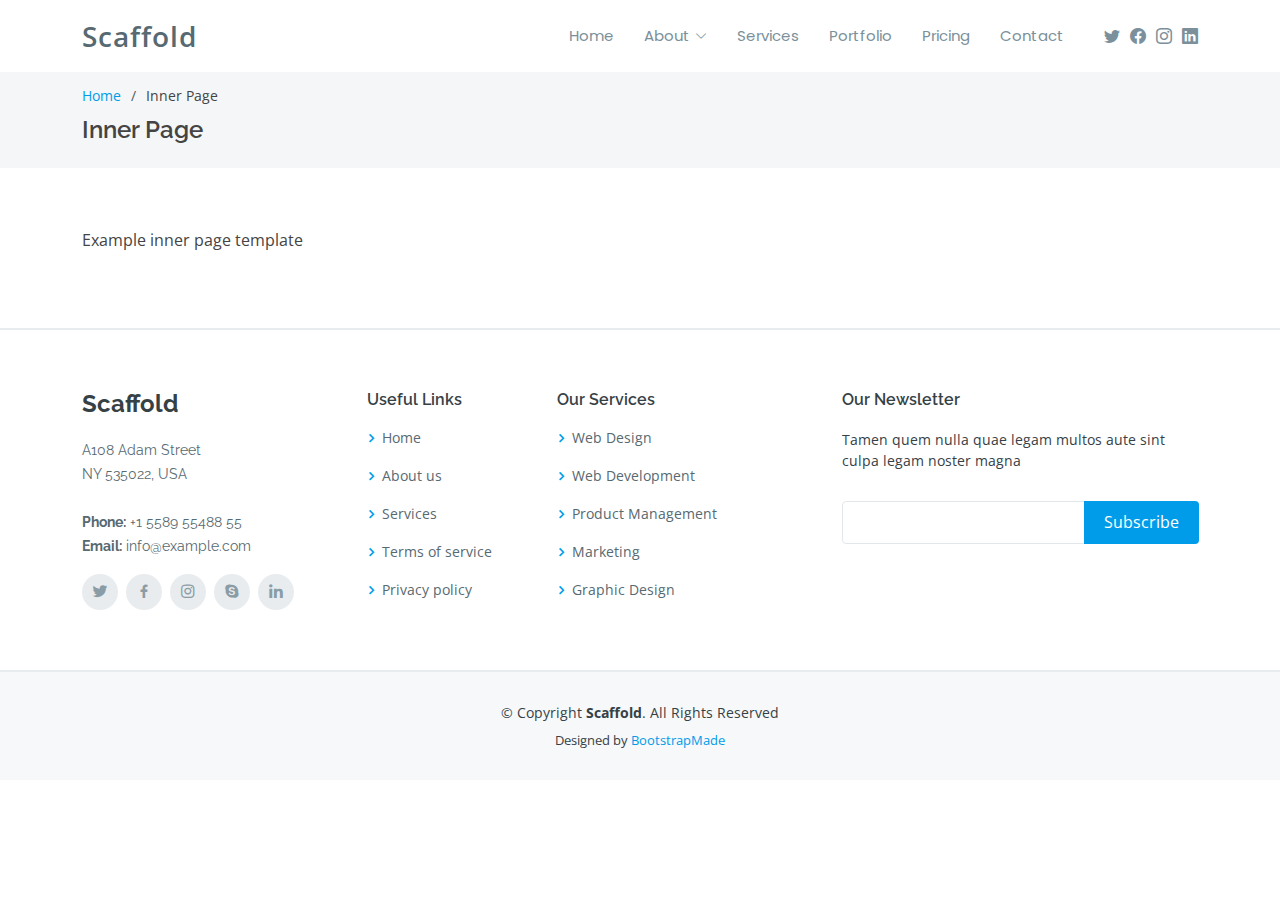
<file: inner-page.html>
<!DOCTYPE html>
<html lang="en">

<head>
  <meta charset="utf-8">
  <meta content="width=device-width, initial-scale=1.0" name="viewport">

  <title>SHEnergy</title>
  <meta content="" name="description">
  <meta content="" name="keywords">

  <!-- Favicons -->
  <link href="assets/img/favicon.png" rel="icon">
  <link href="assets/img/apple-touch-icon.png" rel="apple-touch-icon">

  <!-- Google Fonts -->
  <link href="https://fonts.googleapis.com/css?family=Open+Sans:300,300i,400,400i,600,600i,700,700i|Raleway:300,300i,400,400i,500,500i,600,600i,700,700i|Poppins:300,300i,400,400i,500,500i,600,600i,700,700i" rel="stylesheet">

  <!-- Vendor CSS Files -->
  <link href="assets/vendor/aos/aos.css" rel="stylesheet">
  <link href="assets/vendor/bootstrap/css/bootstrap.min.css" rel="stylesheet">
  <link href="assets/vendor/bootstrap-icons/bootstrap-icons.css" rel="stylesheet">
  <link href="assets/vendor/boxicons/css/boxicons.min.css" rel="stylesheet">
  <link href="assets/vendor/glightbox/css/glightbox.min.css" rel="stylesheet">
  <link href="assets/vendor/swiper/swiper-bundle.min.css" rel="stylesheet">

  <!-- Template Main CSS File -->
  <link href="assets/css/style.css" rel="stylesheet">

  <!-- =======================================================
  * Template Name: Scaffold
  * Updated: Mar 10 2023 with Bootstrap v5.2.3
  * Template URL: https://bootstrapmade.com/scaffold-bootstrap-metro-style-template/
  * Author: BootstrapMade.com
  * License: https://bootstrapmade.com/license/
  ======================================================== -->
</head>

<body>

  <!-- ======= Header ======= -->
  <header id="header" class="fixed-top d-flex align-items-center">
    <div class="container d-flex align-items-center">

      <div class="logo me-auto">
        <h1><a href="index.html">Scaffold</a></h1>
        <!-- Uncomment below if you prefer to use an image logo -->
        <!-- <a href="index.html"><img src="assets/img/logo.png" alt="" class="img-fluid"></a>-->
      </div>

      <nav id="navbar" class="navbar order-last order-lg-0">
        <ul>
          <li><a class="nav-link scrollto " href="#hero">Home</a></li>
          <li class="dropdown"><a href="#"><span>About</span> <i class="bi bi-chevron-down"></i></a>
            <ul>
              <li><a class="nav-link scrollto" href="#about">About Us</a></li>
              <li><a class="nav-link scrollto" href="#team">Team</a></li>
              <li><a class="nav-link scrollto" href="#testimonials">Testimonials</a></li>
              <li class="dropdown"><a href="#"><span>Deep Drop Down</span> <i class="bi bi-chevron-right"></i></a>
                <ul>
                  <li><a href="#">Deep Drop Down 1</a></li>
                  <li><a href="#">Deep Drop Down 2</a></li>
                  <li><a href="#">Deep Drop Down 3</a></li>
                  <li><a href="#">Deep Drop Down 4</a></li>
                  <li><a href="#">Deep Drop Down 5</a></li>
                </ul>
              </li>
            </ul>
          </li>
          <li><a class="nav-link scrollto" href="#services">Services</a></li>
          <li><a class="nav-link scrollto " href="#portfolio">Portfolio</a></li>
          <li><a class="nav-link scrollto" href="#pricing">Pricing</a></li>
          <li><a class="nav-link scrollto" href="#contact">Contact</a></li>
        </ul>
        <i class="bi bi-list mobile-nav-toggle"></i>
      </nav><!-- .navbar -->

      <div class="header-social-links d-flex align-items-center">
        <a href="#" class="twitter"><i class="bi bi-twitter"></i></a>
        <a href="#" class="facebook"><i class="bi bi-facebook"></i></a>
        <a href="#" class="instagram"><i class="bi bi-instagram"></i></a>
        <a href="#" class="linkedin"><i class="bi bi-linkedin"></i></i></a>
      </div>

    </div>
  </header><!-- End Header -->

  <main id="main">

    <!-- ======= Breadcrumbs ======= -->
    <section id="breadcrumbs" class="breadcrumbs">
      <div class="container">

        <ol>
          <li><a href="index.html">Home</a></li>
          <li>Inner Page</li>
        </ol>
        <h2>Inner Page</h2>

      </div>
    </section><!-- End Breadcrumbs -->

    <section class="inner-page">
      <div class="container">
        <p>
          Example inner page template
        </p>
      </div>
    </section>

  </main><!-- End #main -->

  <!-- ======= Footer ======= -->
  <footer id="footer">
    <div class="footer-top">
      <div class="container">
        <div class="row">

          <div class="col-lg-3 col-md-6">
            <div class="footer-info">
              <h3>Scaffold</h3>
              <p>
                A108 Adam Street <br>
                NY 535022, USA<br><br>
                <strong>Phone:</strong> +1 5589 55488 55<br>
                <strong>Email:</strong> info@example.com<br>
              </p>
              <div class="social-links mt-3">
                <a href="#" class="twitter"><i class="bx bxl-twitter"></i></a>
                <a href="#" class="facebook"><i class="bx bxl-facebook"></i></a>
                <a href="#" class="instagram"><i class="bx bxl-instagram"></i></a>
                <a href="#" class="google-plus"><i class="bx bxl-skype"></i></a>
                <a href="#" class="linkedin"><i class="bx bxl-linkedin"></i></a>
              </div>
            </div>
          </div>

          <div class="col-lg-2 col-md-6 footer-links">
            <h4>Useful Links</h4>
            <ul>
              <li><i class="bx bx-chevron-right"></i> <a href="#">Home</a></li>
              <li><i class="bx bx-chevron-right"></i> <a href="#">About us</a></li>
              <li><i class="bx bx-chevron-right"></i> <a href="#">Services</a></li>
              <li><i class="bx bx-chevron-right"></i> <a href="#">Terms of service</a></li>
              <li><i class="bx bx-chevron-right"></i> <a href="#">Privacy policy</a></li>
            </ul>
          </div>

          <div class="col-lg-3 col-md-6 footer-links">
            <h4>Our Services</h4>
            <ul>
              <li><i class="bx bx-chevron-right"></i> <a href="#">Web Design</a></li>
              <li><i class="bx bx-chevron-right"></i> <a href="#">Web Development</a></li>
              <li><i class="bx bx-chevron-right"></i> <a href="#">Product Management</a></li>
              <li><i class="bx bx-chevron-right"></i> <a href="#">Marketing</a></li>
              <li><i class="bx bx-chevron-right"></i> <a href="#">Graphic Design</a></li>
            </ul>
          </div>

          <div class="col-lg-4 col-md-6 footer-newsletter">
            <h4>Our Newsletter</h4>
            <p>Tamen quem nulla quae legam multos aute sint culpa legam noster magna</p>
            <form action="" method="post">
              <input type="email" name="email"><input type="submit" value="Subscribe">
            </form>

          </div>

        </div>
      </div>
    </div>

    <div class="container">
      <div class="copyright">
        &copy; Copyright <strong><span>Scaffold</span></strong>. All Rights Reserved
      </div>
      <div class="credits">
        <!-- All the links in the footer should remain intact. -->
        <!-- You can delete the links only if you purchased the pro version. -->
        <!-- Licensing information: https://bootstrapmade.com/license/ -->
        <!-- Purchase the pro version with working PHP/AJAX contact form: https://bootstrapmade.com/scaffold-bootstrap-metro-style-template/ -->
        Designed by <a href="https://bootstrapmade.com/">BootstrapMade</a>
      </div>
    </div>
  </footer><!-- End Footer -->

  <a href="#" class="back-to-top d-flex align-items-center justify-content-center"><i class="bi bi-arrow-up-short"></i></a>

  <!-- Vendor JS Files -->
  <script src="assets/vendor/aos/aos.js"></script>
  <script src="assets/vendor/bootstrap/js/bootstrap.bundle.min.js"></script>
  <script src="assets/vendor/glightbox/js/glightbox.min.js"></script>
  <script src="assets/vendor/isotope-layout/isotope.pkgd.min.js"></script>
  <script src="assets/vendor/swiper/swiper-bundle.min.js"></script>
  <script src="assets/vendor/php-email-form/validate.js"></script>

  <!-- Template Main JS File -->
  <script src="assets/js/main.js"></script>

</body>

</html>
</file>
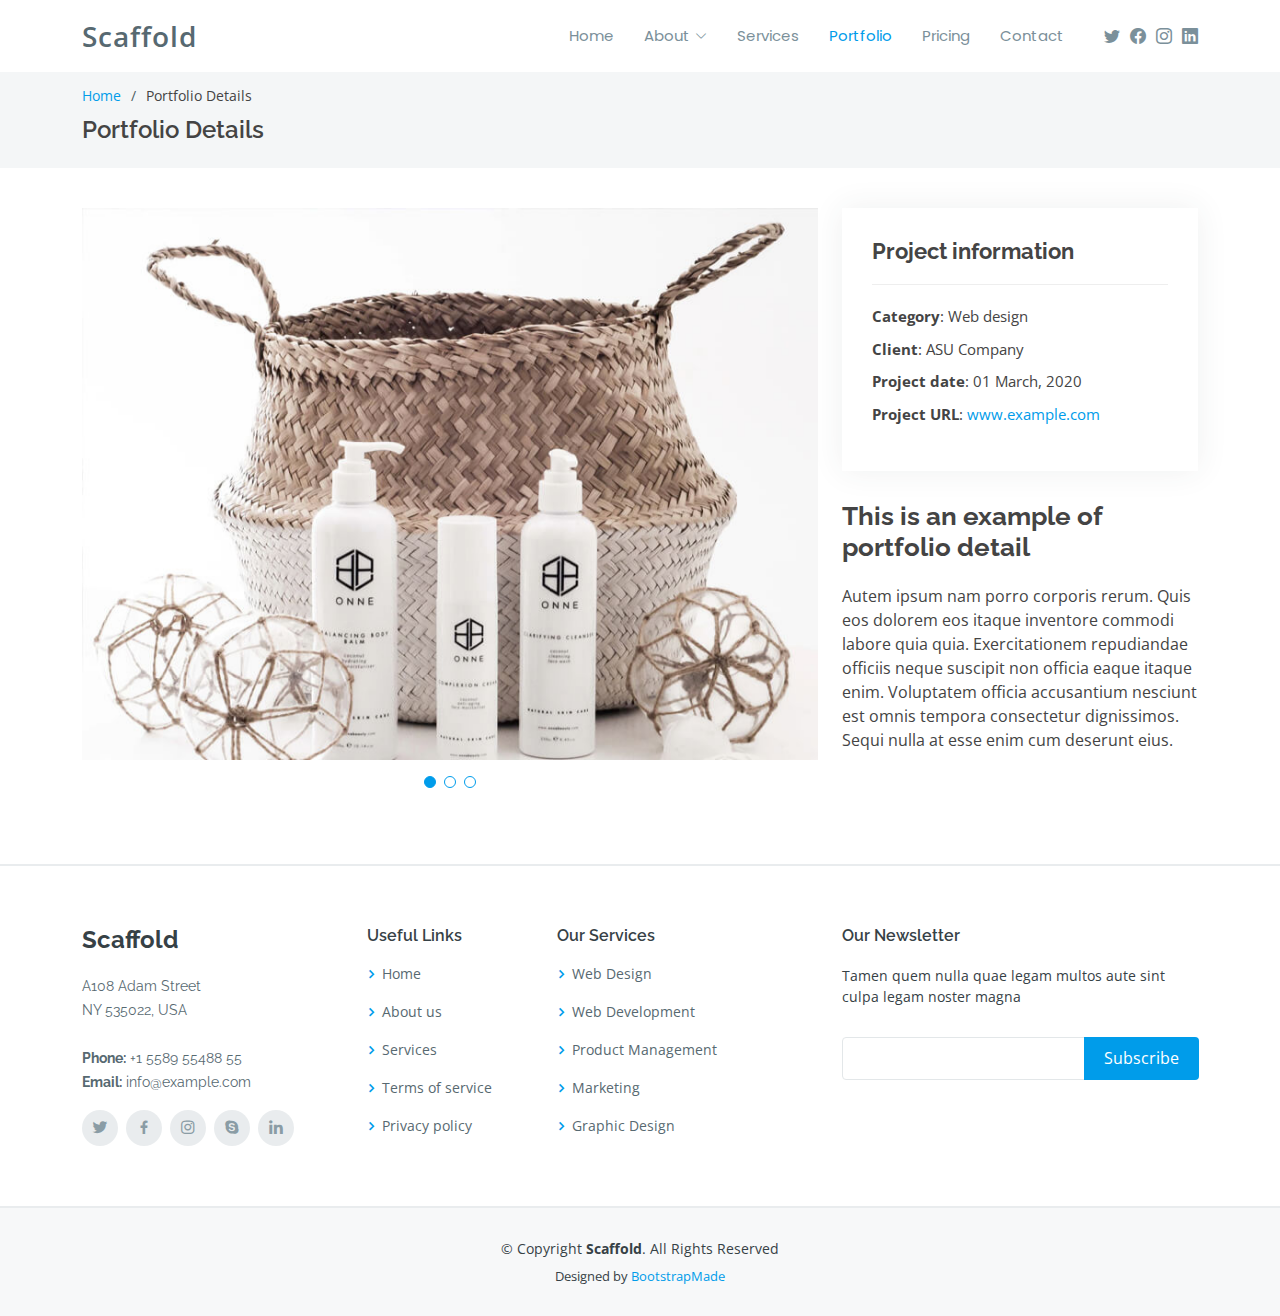
<file: portfolio-details.html>
<!DOCTYPE html>
<html lang="en">

<head>
  <meta charset="utf-8">
  <meta content="width=device-width, initial-scale=1.0" name="viewport">

  <title>Portfolio Details - Scaffold Bootstrap Template</title>
  <meta content="" name="description">
  <meta content="" name="keywords">

  <!-- Favicons -->
  <link href="assets/img/favicon.png" rel="icon">
  <link href="assets/img/apple-touch-icon.png" rel="apple-touch-icon">

  <!-- Google Fonts -->
  <link href="https://fonts.googleapis.com/css?family=Open+Sans:300,300i,400,400i,600,600i,700,700i|Raleway:300,300i,400,400i,500,500i,600,600i,700,700i|Poppins:300,300i,400,400i,500,500i,600,600i,700,700i" rel="stylesheet">

  <!-- Vendor CSS Files -->
  <link href="assets/vendor/aos/aos.css" rel="stylesheet">
  <link href="assets/vendor/bootstrap/css/bootstrap.min.css" rel="stylesheet">
  <link href="assets/vendor/bootstrap-icons/bootstrap-icons.css" rel="stylesheet">
  <link href="assets/vendor/boxicons/css/boxicons.min.css" rel="stylesheet">
  <link href="assets/vendor/glightbox/css/glightbox.min.css" rel="stylesheet">
  <link href="assets/vendor/swiper/swiper-bundle.min.css" rel="stylesheet">

  <!-- Template Main CSS File -->
  <link href="assets/css/style.css" rel="stylesheet">

  <!-- =======================================================
  * Template Name: Scaffold
  * Updated: Mar 10 2023 with Bootstrap v5.2.3
  * Template URL: https://bootstrapmade.com/scaffold-bootstrap-metro-style-template/
  * Author: BootstrapMade.com
  * License: https://bootstrapmade.com/license/
  ======================================================== -->
</head>

<body>

  <!-- ======= Header ======= -->
  <header id="header" class="fixed-top d-flex align-items-center">
    <div class="container d-flex align-items-center">

      <div class="logo me-auto">
        <h1><a href="index.html">Scaffold</a></h1>
        <!-- Uncomment below if you prefer to use an image logo -->
        <!-- <a href="index.html"><img src="assets/img/logo.png" alt="" class="img-fluid"></a>-->
      </div>

      <nav id="navbar" class="navbar order-last order-lg-0">
        <ul>
          <li><a class="nav-link scrollto " href="#hero">Home</a></li>
          <li class="dropdown"><a href="#"><span>About</span> <i class="bi bi-chevron-down"></i></a>
            <ul>
              <li><a class="nav-link scrollto" href="#about">About Us</a></li>
              <li><a class="nav-link scrollto" href="#team">Team</a></li>
              <li><a class="nav-link scrollto" href="#testimonials">Testimonials</a></li>
              <li class="dropdown"><a href="#"><span>Deep Drop Down</span> <i class="bi bi-chevron-right"></i></a>
                <ul>
                  <li><a href="#">Deep Drop Down 1</a></li>
                  <li><a href="#">Deep Drop Down 2</a></li>
                  <li><a href="#">Deep Drop Down 3</a></li>
                  <li><a href="#">Deep Drop Down 4</a></li>
                  <li><a href="#">Deep Drop Down 5</a></li>
                </ul>
              </li>
            </ul>
          </li>
          <li><a class="nav-link scrollto" href="#services">Services</a></li>
          <li><a class="nav-link scrollto active" href="#portfolio">Portfolio</a></li>
          <li><a class="nav-link scrollto" href="#pricing">Pricing</a></li>
          <li><a class="nav-link scrollto" href="#contact">Contact</a></li>
        </ul>
        <i class="bi bi-list mobile-nav-toggle"></i>
      </nav><!-- .navbar -->

      <div class="header-social-links d-flex align-items-center">
        <a href="#" class="twitter"><i class="bi bi-twitter"></i></a>
        <a href="#" class="facebook"><i class="bi bi-facebook"></i></a>
        <a href="#" class="instagram"><i class="bi bi-instagram"></i></a>
        <a href="#" class="linkedin"><i class="bi bi-linkedin"></i></i></a>
      </div>

    </div>
  </header><!-- End Header -->

  <main id="main">

    <!-- ======= Breadcrumbs ======= -->
    <section id="breadcrumbs" class="breadcrumbs">
      <div class="container">

        <ol>
          <li><a href="index.html">Home</a></li>
          <li>Portfolio Details</li>
        </ol>
        <h2>Portfolio Details</h2>

      </div>
    </section><!-- End Breadcrumbs -->

    <!-- ======= Portfolio Details Section ======= -->
    <section id="portfolio-details" class="portfolio-details">
      <div class="container">

        <div class="row gy-4">

          <div class="col-lg-8">
            <div class="portfolio-details-slider swiper">
              <div class="swiper-wrapper align-items-center">

                <div class="swiper-slide">
                  <img src="assets/img/portfolio/portfolio-1.jpg" alt="">
                </div>

                <div class="swiper-slide">
                  <img src="assets/img/portfolio/portfolio-2.jpg" alt="">
                </div>

                <div class="swiper-slide">
                  <img src="assets/img/portfolio/portfolio-3.jpg" alt="">
                </div>

              </div>
              <div class="swiper-pagination"></div>
            </div>
          </div>

          <div class="col-lg-4">
            <div class="portfolio-info">
              <h3>Project information</h3>
              <ul>
                <li><strong>Category</strong>: Web design</li>
                <li><strong>Client</strong>: ASU Company</li>
                <li><strong>Project date</strong>: 01 March, 2020</li>
                <li><strong>Project URL</strong>: <a href="#">www.example.com</a></li>
              </ul>
            </div>
            <div class="portfolio-description">
              <h2>This is an example of portfolio detail</h2>
              <p>
                Autem ipsum nam porro corporis rerum. Quis eos dolorem eos itaque inventore commodi labore quia quia. Exercitationem repudiandae officiis neque suscipit non officia eaque itaque enim. Voluptatem officia accusantium nesciunt est omnis tempora consectetur dignissimos. Sequi nulla at esse enim cum deserunt eius.
              </p>
            </div>
          </div>

        </div>

      </div>
    </section><!-- End Portfolio Details Section -->

  </main><!-- End #main -->

  <!-- ======= Footer ======= -->
  <footer id="footer">
    <div class="footer-top">
      <div class="container">
        <div class="row">

          <div class="col-lg-3 col-md-6">
            <div class="footer-info">
              <h3>Scaffold</h3>
              <p>
                A108 Adam Street <br>
                NY 535022, USA<br><br>
                <strong>Phone:</strong> +1 5589 55488 55<br>
                <strong>Email:</strong> info@example.com<br>
              </p>
              <div class="social-links mt-3">
                <a href="#" class="twitter"><i class="bx bxl-twitter"></i></a>
                <a href="#" class="facebook"><i class="bx bxl-facebook"></i></a>
                <a href="#" class="instagram"><i class="bx bxl-instagram"></i></a>
                <a href="#" class="google-plus"><i class="bx bxl-skype"></i></a>
                <a href="#" class="linkedin"><i class="bx bxl-linkedin"></i></a>
              </div>
            </div>
          </div>

          <div class="col-lg-2 col-md-6 footer-links">
            <h4>Useful Links</h4>
            <ul>
              <li><i class="bx bx-chevron-right"></i> <a href="#">Home</a></li>
              <li><i class="bx bx-chevron-right"></i> <a href="#">About us</a></li>
              <li><i class="bx bx-chevron-right"></i> <a href="#">Services</a></li>
              <li><i class="bx bx-chevron-right"></i> <a href="#">Terms of service</a></li>
              <li><i class="bx bx-chevron-right"></i> <a href="#">Privacy policy</a></li>
            </ul>
          </div>

          <div class="col-lg-3 col-md-6 footer-links">
            <h4>Our Services</h4>
            <ul>
              <li><i class="bx bx-chevron-right"></i> <a href="#">Web Design</a></li>
              <li><i class="bx bx-chevron-right"></i> <a href="#">Web Development</a></li>
              <li><i class="bx bx-chevron-right"></i> <a href="#">Product Management</a></li>
              <li><i class="bx bx-chevron-right"></i> <a href="#">Marketing</a></li>
              <li><i class="bx bx-chevron-right"></i> <a href="#">Graphic Design</a></li>
            </ul>
          </div>

          <div class="col-lg-4 col-md-6 footer-newsletter">
            <h4>Our Newsletter</h4>
            <p>Tamen quem nulla quae legam multos aute sint culpa legam noster magna</p>
            <form action="" method="post">
              <input type="email" name="email"><input type="submit" value="Subscribe">
            </form>

          </div>

        </div>
      </div>
    </div>

    <div class="container">
      <div class="copyright">
        &copy; Copyright <strong><span>Scaffold</span></strong>. All Rights Reserved
      </div>
      <div class="credits">
        <!-- All the links in the footer should remain intact. -->
        <!-- You can delete the links only if you purchased the pro version. -->
        <!-- Licensing information: https://bootstrapmade.com/license/ -->
        <!-- Purchase the pro version with working PHP/AJAX contact form: https://bootstrapmade.com/scaffold-bootstrap-metro-style-template/ -->
        Designed by <a href="https://bootstrapmade.com/">BootstrapMade</a>
      </div>
    </div>
  </footer><!-- End Footer -->

  <a href="#" class="back-to-top d-flex align-items-center justify-content-center"><i class="bi bi-arrow-up-short"></i></a>

  <!-- Vendor JS Files -->
  <script src="assets/vendor/aos/aos.js"></script>
  <script src="assets/vendor/bootstrap/js/bootstrap.bundle.min.js"></script>
  <script src="assets/vendor/glightbox/js/glightbox.min.js"></script>
  <script src="assets/vendor/isotope-layout/isotope.pkgd.min.js"></script>
  <script src="assets/vendor/swiper/swiper-bundle.min.js"></script>
  <script src="assets/vendor/php-email-form/validate.js"></script>

  <!-- Template Main JS File -->
  <script src="assets/js/main.js"></script>

</body>

</html>
</file>
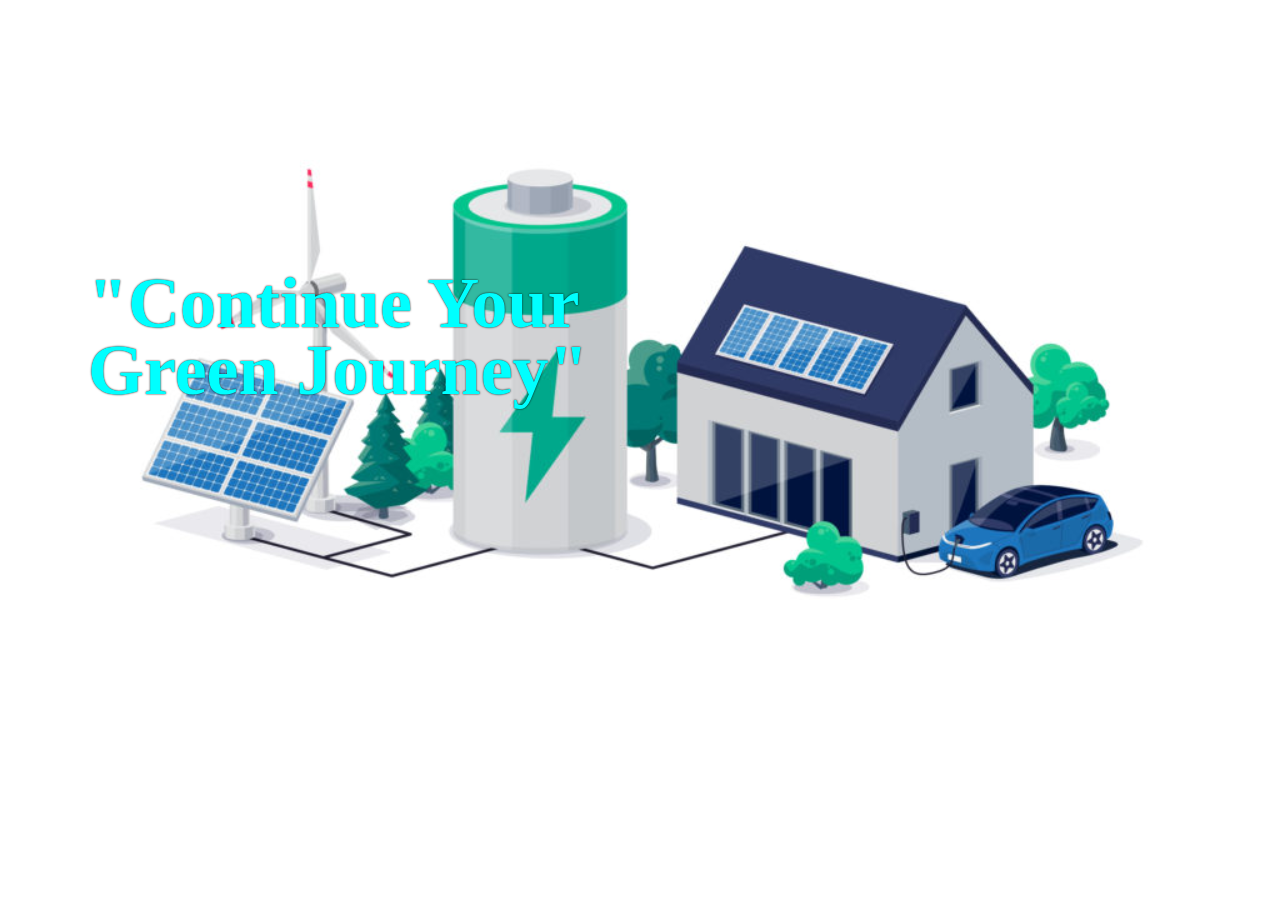
<file: Donate/donate.html>
<html>
    <head>
        <title> Donate</title>
        <link rel="stylesheet" href="donate.css" >
      <link href="https://fonts.googleapis.com/css?family=Poppins:400,700|Raleway:400,700&display=swap" rel="stylesheet">

    </head>
    <body class="banner">    
        <!------NAVBAR------>
  
       <div class="container">
        <h1>"Continue Your Green Journey"</h1>
         <button> <form><script src="https://checkout.razorpay.com/v1/payment-button.js" data-payment_button_id="pl_LXg1rMtRtNS9XV" async> </script> </form></button>
        </div>
    </body>  
</html>
</file>
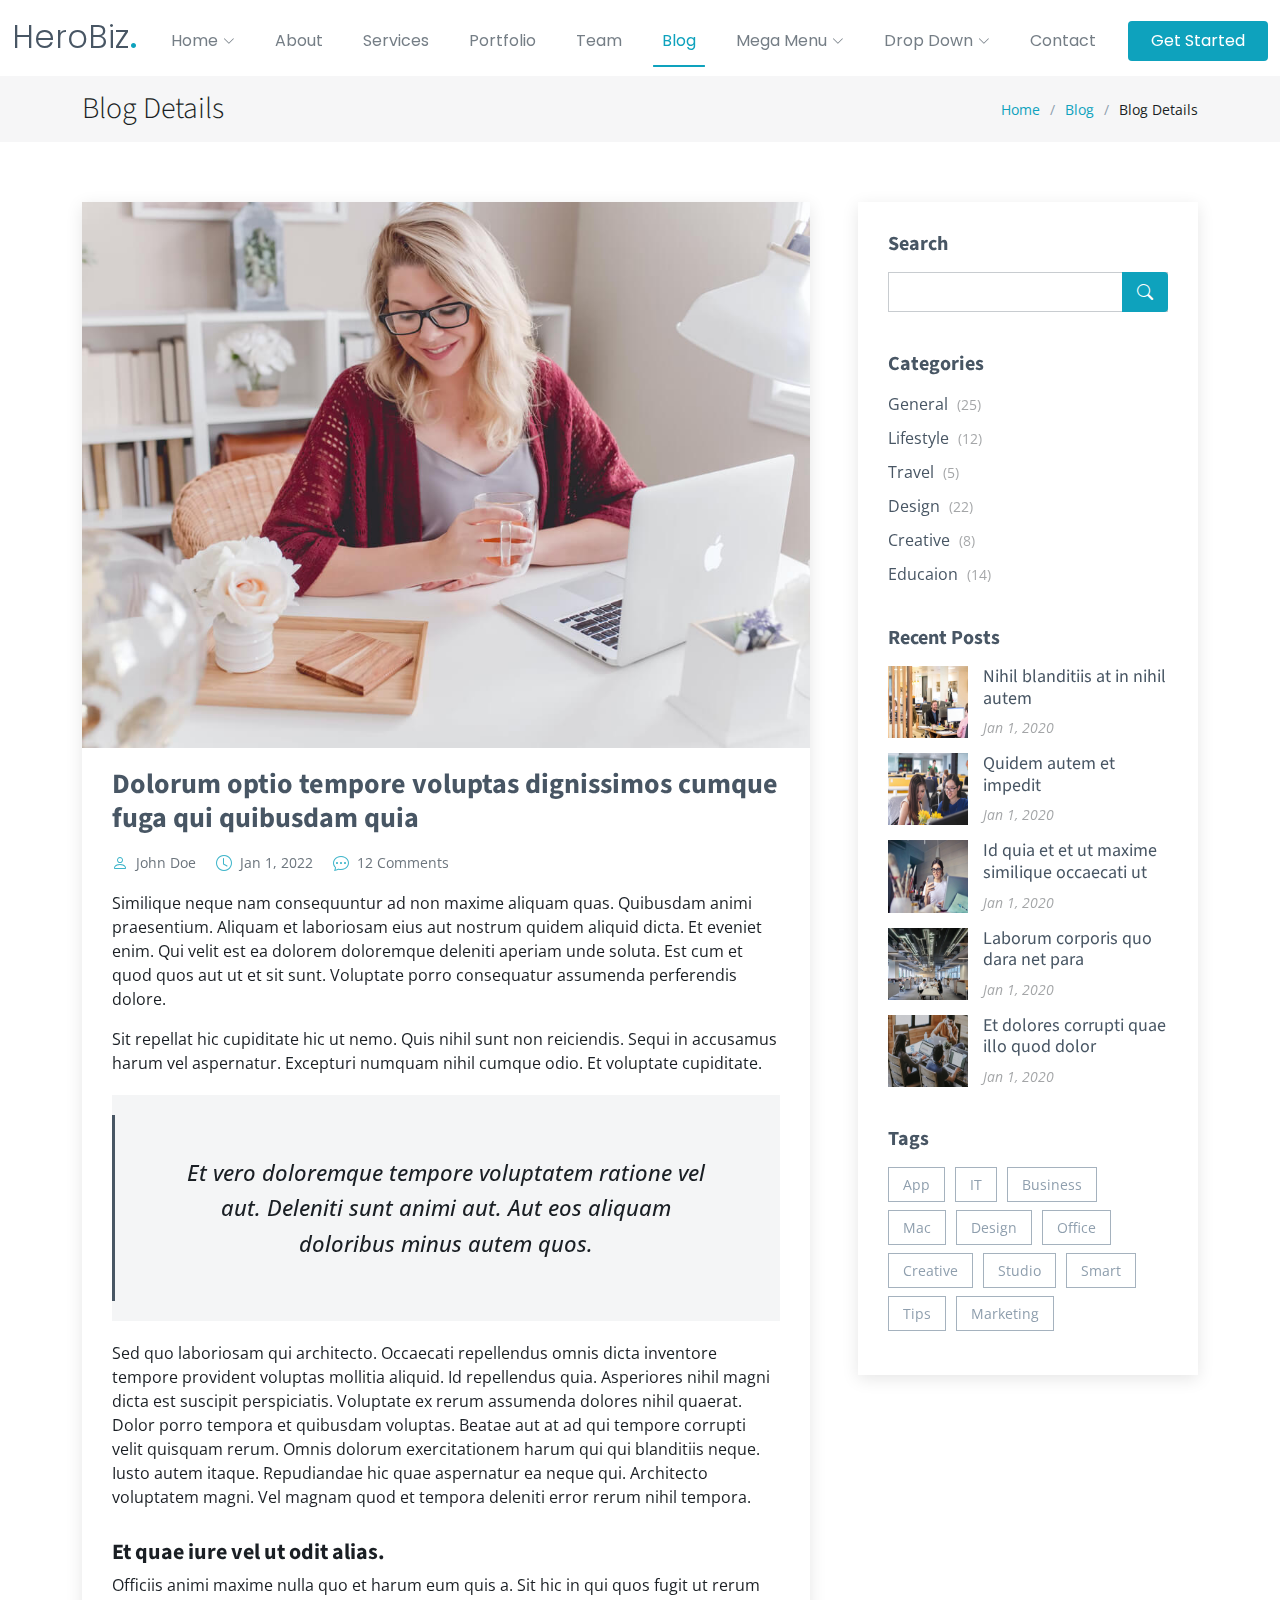
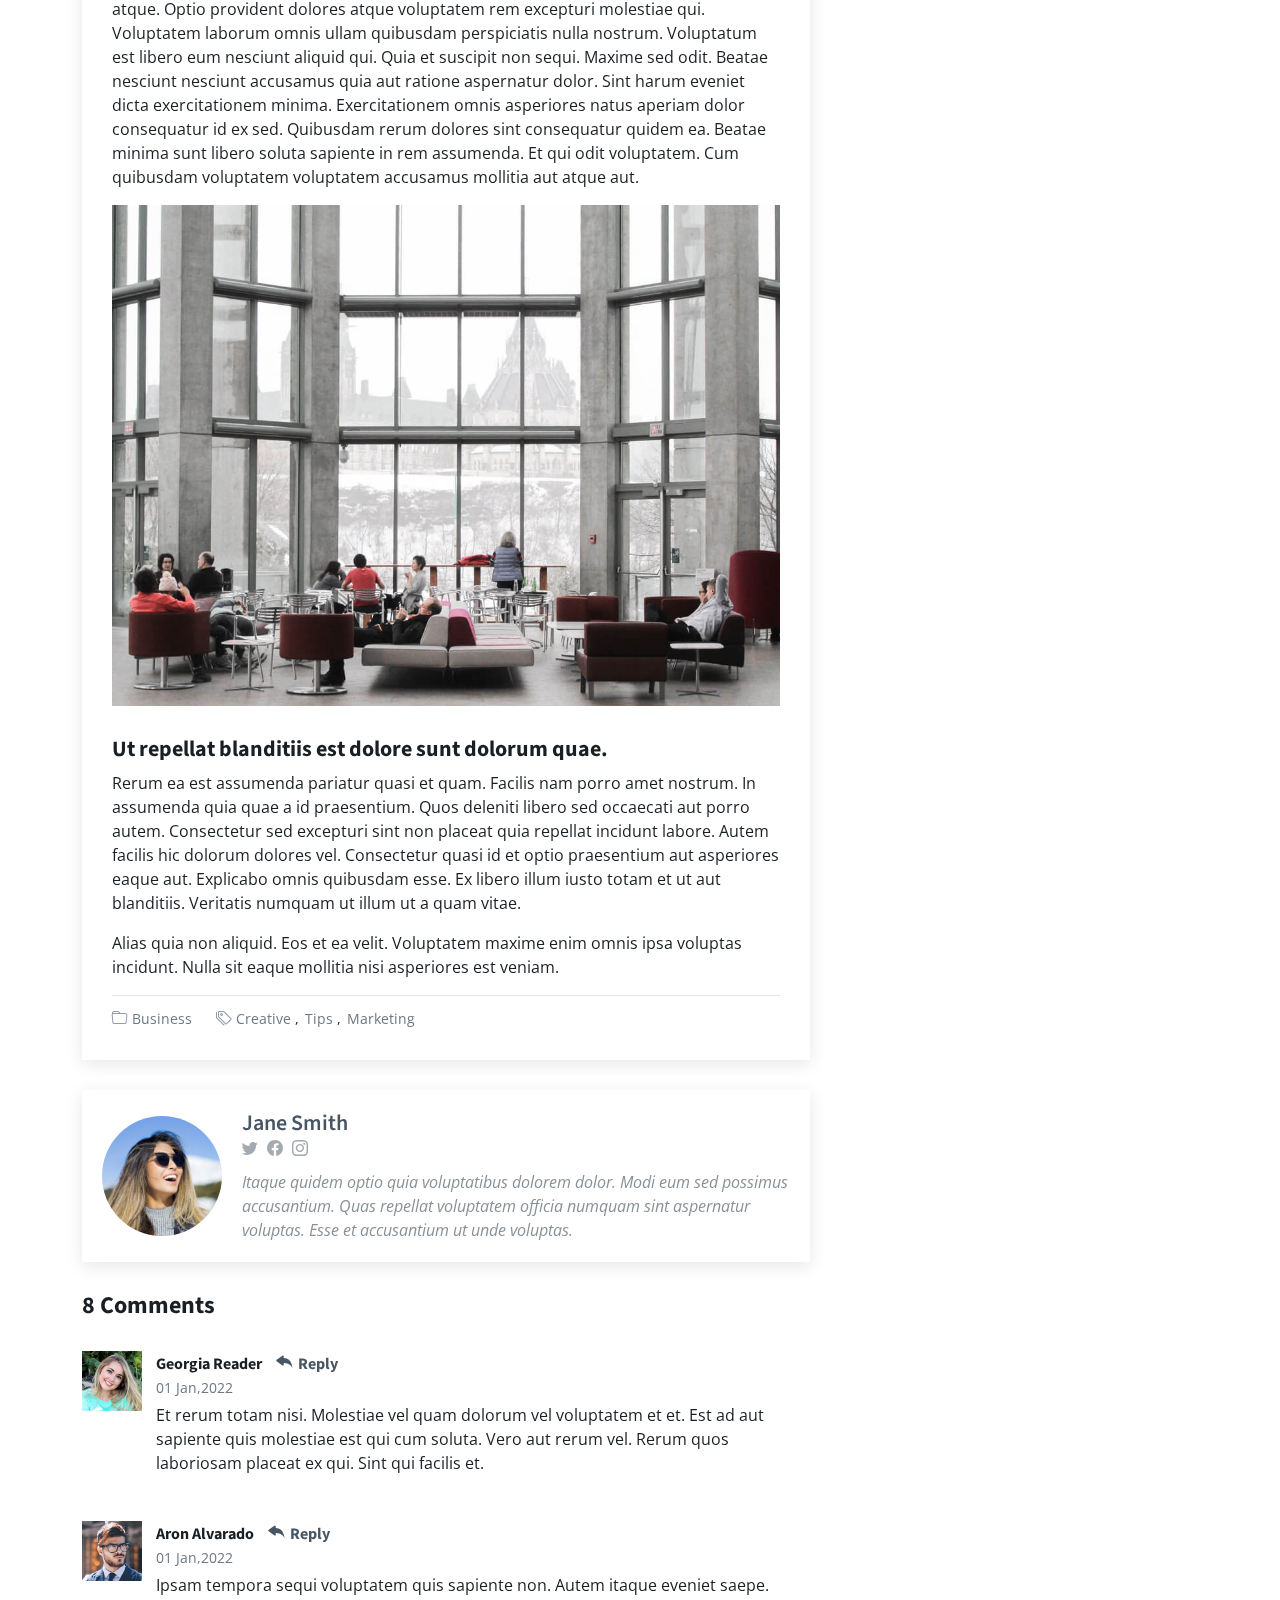
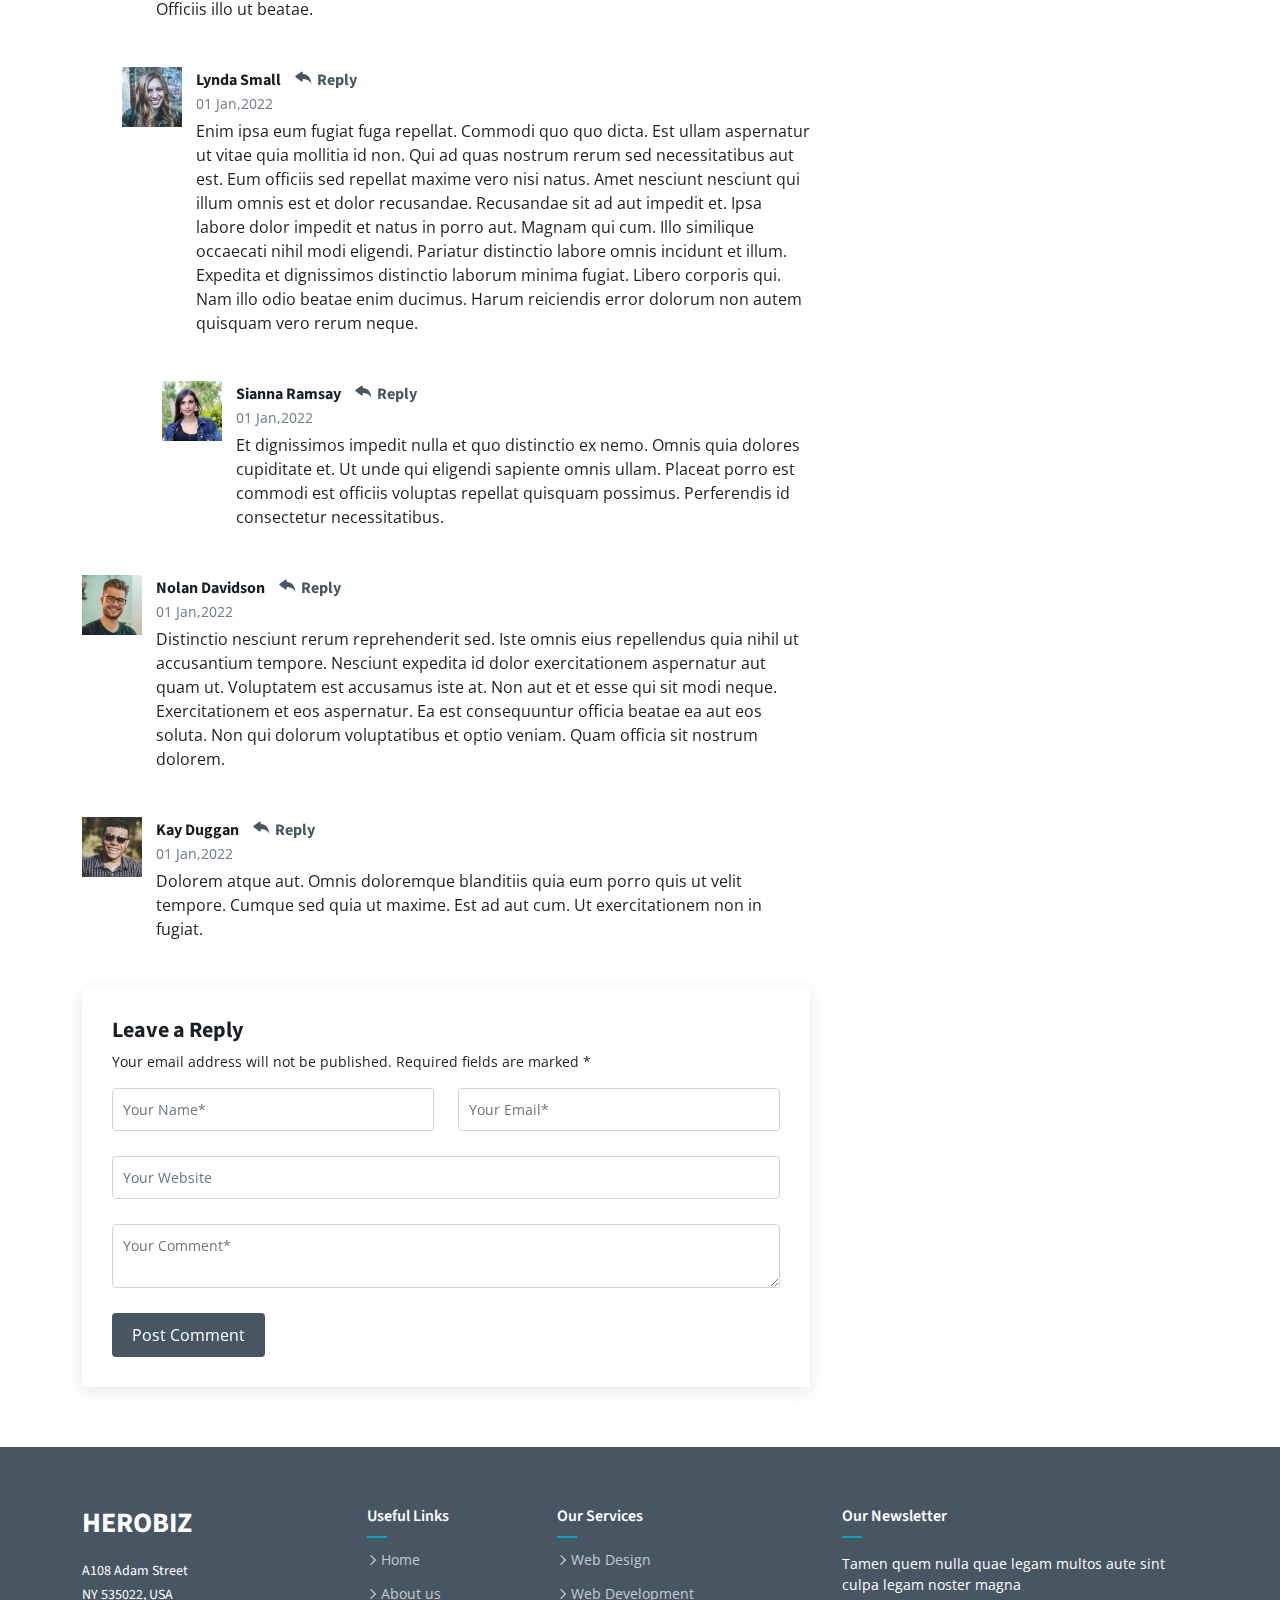
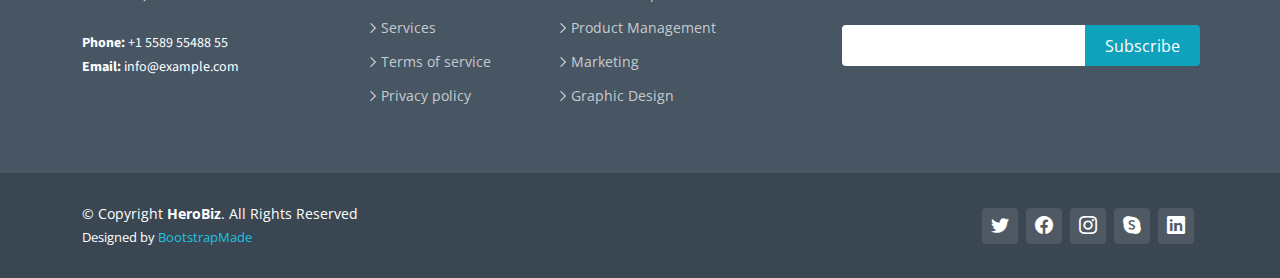
<file: HeroBiz/blog-details.html>
<!DOCTYPE html>
<html lang="en">

<head>
  <meta charset="utf-8">
  <meta content="width=device-width, initial-scale=1.0" name="viewport">

  <title>SHEnergy</title>
  <meta content="" name="description">
  <meta content="" name="keywords">

  <!-- Favicons -->
  <link href="assets/img/favicon.png" rel="icon">
  <link href="assets/img/apple-touch-icon.png" rel="apple-touch-icon">

  <!-- Google Fonts -->
  <link rel="preconnect" href="https://fonts.googleapis.com">
  <link rel="preconnect" href="https://fonts.gstatic.com" crossorigin>
  <link href="https://fonts.googleapis.com/css2?family=Open+Sans:ital,wght@0,300;0,400;0,500;0,600;0,700;1,300;1,400;1,500;1,600;1,700&family=Poppins:ital,wght@0,300;0,400;0,500;0,600;0,700;1,300;1,400;1,500;1,600;1,700&family=Source+Sans+Pro:ital,wght@0,300;0,400;0,600;0,700;1,300;1,400;1,600;1,700&display=swap" rel="stylesheet">

  <!-- Vendor CSS Files -->
  <link href="assets/vendor/bootstrap/css/bootstrap.min.css" rel="stylesheet">
  <link href="assets/vendor/bootstrap-icons/bootstrap-icons.css" rel="stylesheet">
  <link href="assets/vendor/aos/aos.css" rel="stylesheet">
  <link href="assets/vendor/glightbox/css/glightbox.min.css" rel="stylesheet">
  <link href="assets/vendor/swiper/swiper-bundle.min.css" rel="stylesheet">

  <!-- Variables CSS Files. Uncomment your preferred color scheme -->
  <link href="assets/css/variables.css" rel="stylesheet">
  <!-- <link href="assets/css/variables-blue.css" rel="stylesheet"> -->
  <!-- <link href="assets/css/variables-green.css" rel="stylesheet"> -->
  <!-- <link href="assets/css/variables-orange.css" rel="stylesheet"> -->
  <!-- <link href="assets/css/variables-purple.css" rel="stylesheet"> -->
  <!-- <link href="assets/css/variables-red.css" rel="stylesheet"> -->
  <!-- <link href="assets/css/variables-pink.css" rel="stylesheet"> -->

  <!-- Template Main CSS File -->
  <link href="assets/css/main.css" rel="stylesheet">

  <!-- =======================================================
  * Template Name: HeroBiz
  * Updated: Mar 10 2023 with Bootstrap v5.2.3
  * Template URL: https://bootstrapmade.com/herobiz-bootstrap-business-template/
  * Author: BootstrapMade.com
  * License: https://bootstrapmade.com/license/
  ======================================================== -->
</head>

<body>

  <!-- ======= Header ======= -->
  <header id="header" class="header fixed-top" data-scrollto-offset="0">
    <div class="container-fluid d-flex align-items-center justify-content-between">

      <a href="index.html" class="logo d-flex align-items-center scrollto me-auto me-lg-0">
        <!-- Uncomment the line below if you also wish to use an image logo -->
        <!-- <img src="assets/img/logo.png" alt=""> -->
        <h1>HeroBiz<span>.</span></h1>
      </a>

      <nav id="navbar" class="navbar">
        <ul>

          <li class="dropdown"><a href="#"><span>Home</span> <i class="bi bi-chevron-down dropdown-indicator"></i></a>
            <ul>
              <li><a href="index.html">Home 1 - index.html</a></li>
              <li><a href="index-2.html">Home 2 - index-2.html</a></li>
              <li><a href="index-3.html">Home 3 - index-3.html</a></li>
              <li><a href="index-4.html">Home 4 - index-4.html</a></li>
            </ul>
          </li>

          <li><a class="nav-link scrollto" href="index.html#about">About</a></li>
          <li><a class="nav-link scrollto" href="index.html#services">Services</a></li>
          <li><a class="nav-link scrollto" href="index.html#portfolio">Portfolio</a></li>
          <li><a class="nav-link scrollto" href="index.html#team">Team</a></li>
          <li><a href="blog.html" class="active">Blog</a></li>
          <li class="dropdown megamenu"><a href="#"><span>Mega Menu</span> <i class="bi bi-chevron-down dropdown-indicator"></i></a>
            <ul>
              <li>
                <a href="#">Column 1 link 1</a>
                <a href="#">Column 1 link 2</a>
                <a href="#">Column 1 link 3</a>
              </li>
              <li>
                <a href="#">Column 2 link 1</a>
                <a href="#">Column 2 link 2</a>
                <a href="#">Column 3 link 3</a>
              </li>
              <li>
                <a href="#">Column 3 link 1</a>
                <a href="#">Column 3 link 2</a>
                <a href="#">Column 3 link 3</a>
              </li>
              <li>
                <a href="#">Column 4 link 1</a>
                <a href="#">Column 4 link 2</a>
                <a href="#">Column 4 link 3</a>
              </li>
            </ul>
          </li>
          <li class="dropdown"><a href="#"><span>Drop Down</span> <i class="bi bi-chevron-down dropdown-indicator"></i></a>
            <ul>
              <li><a href="#">Drop Down 1</a></li>
              <li class="dropdown"><a href="#"><span>Deep Drop Down</span> <i class="bi bi-chevron-down dropdown-indicator"></i></a>
                <ul>
                  <li><a href="#">Deep Drop Down 1</a></li>
                  <li><a href="#">Deep Drop Down 2</a></li>
                  <li><a href="#">Deep Drop Down 3</a></li>
                  <li><a href="#">Deep Drop Down 4</a></li>
                  <li><a href="#">Deep Drop Down 5</a></li>
                </ul>
              </li>
              <li><a href="#">Drop Down 2</a></li>
              <li><a href="#">Drop Down 3</a></li>
              <li><a href="#">Drop Down 4</a></li>
            </ul>
          </li>
          <li><a class="nav-link scrollto" href="index.html#contact">Contact</a></li>
        </ul>
        <i class="bi bi-list mobile-nav-toggle d-none"></i>
      </nav><!-- .navbar -->

      <a class="btn-getstarted scrollto" href="index.html#about">Get Started</a>

    </div>
  </header><!-- End Header -->

  <main id="main">

    <!-- ======= Breadcrumbs ======= -->
    <div class="breadcrumbs">
      <div class="container">

        <div class="d-flex justify-content-between align-items-center">
          <h2>Blog Details</h2>
          <ol>
            <li><a href="index.html">Home</a></li>
            <li><a href="blog.html">Blog</a></li>
            <li>Blog Details</li>
          </ol>
        </div>

      </div>
    </div><!-- End Breadcrumbs -->

    <!-- ======= Blog Details Section ======= -->
    <section id="blog" class="blog">
      <div class="container" data-aos="fade-up">

        <div class="row g-5">

          <div class="col-lg-8">

            <article class="blog-details">

              <div class="post-img">
                <img src="assets/img/blog/blog-1.jpg" alt="" class="img-fluid">
              </div>

              <h2 class="title">Dolorum optio tempore voluptas dignissimos cumque fuga qui quibusdam quia</h2>

              <div class="meta-top">
                <ul>
                  <li class="d-flex align-items-center"><i class="bi bi-person"></i> <a href="blog-details.html">John Doe</a></li>
                  <li class="d-flex align-items-center"><i class="bi bi-clock"></i> <a href="blog-details.html"><time datetime="2020-01-01">Jan 1, 2022</time></a></li>
                  <li class="d-flex align-items-center"><i class="bi bi-chat-dots"></i> <a href="blog-details.html">12 Comments</a></li>
                </ul>
              </div><!-- End meta top -->

              <div class="content">
                <p>
                  Similique neque nam consequuntur ad non maxime aliquam quas. Quibusdam animi praesentium. Aliquam et laboriosam eius aut nostrum quidem aliquid dicta.
                  Et eveniet enim. Qui velit est ea dolorem doloremque deleniti aperiam unde soluta. Est cum et quod quos aut ut et sit sunt. Voluptate porro consequatur assumenda perferendis dolore.
                </p>

                <p>
                  Sit repellat hic cupiditate hic ut nemo. Quis nihil sunt non reiciendis. Sequi in accusamus harum vel aspernatur. Excepturi numquam nihil cumque odio. Et voluptate cupiditate.
                </p>

                <blockquote>
                  <p>
                    Et vero doloremque tempore voluptatem ratione vel aut. Deleniti sunt animi aut. Aut eos aliquam doloribus minus autem quos.
                  </p>
                </blockquote>

                <p>
                  Sed quo laboriosam qui architecto. Occaecati repellendus omnis dicta inventore tempore provident voluptas mollitia aliquid. Id repellendus quia. Asperiores nihil magni dicta est suscipit perspiciatis. Voluptate ex rerum assumenda dolores nihil quaerat.
                  Dolor porro tempora et quibusdam voluptas. Beatae aut at ad qui tempore corrupti velit quisquam rerum. Omnis dolorum exercitationem harum qui qui blanditiis neque.
                  Iusto autem itaque. Repudiandae hic quae aspernatur ea neque qui. Architecto voluptatem magni. Vel magnam quod et tempora deleniti error rerum nihil tempora.
                </p>

                <h3>Et quae iure vel ut odit alias.</h3>
                <p>
                  Officiis animi maxime nulla quo et harum eum quis a. Sit hic in qui quos fugit ut rerum atque. Optio provident dolores atque voluptatem rem excepturi molestiae qui. Voluptatem laborum omnis ullam quibusdam perspiciatis nulla nostrum. Voluptatum est libero eum nesciunt aliquid qui.
                  Quia et suscipit non sequi. Maxime sed odit. Beatae nesciunt nesciunt accusamus quia aut ratione aspernatur dolor. Sint harum eveniet dicta exercitationem minima. Exercitationem omnis asperiores natus aperiam dolor consequatur id ex sed. Quibusdam rerum dolores sint consequatur quidem ea.
                  Beatae minima sunt libero soluta sapiente in rem assumenda. Et qui odit voluptatem. Cum quibusdam voluptatem voluptatem accusamus mollitia aut atque aut.
                </p>
                <img src="assets/img/blog/blog-inside-post.jpg" class="img-fluid" alt="">

                <h3>Ut repellat blanditiis est dolore sunt dolorum quae.</h3>
                <p>
                  Rerum ea est assumenda pariatur quasi et quam. Facilis nam porro amet nostrum. In assumenda quia quae a id praesentium. Quos deleniti libero sed occaecati aut porro autem. Consectetur sed excepturi sint non placeat quia repellat incidunt labore. Autem facilis hic dolorum dolores vel.
                  Consectetur quasi id et optio praesentium aut asperiores eaque aut. Explicabo omnis quibusdam esse. Ex libero illum iusto totam et ut aut blanditiis. Veritatis numquam ut illum ut a quam vitae.
                </p>
                <p>
                  Alias quia non aliquid. Eos et ea velit. Voluptatem maxime enim omnis ipsa voluptas incidunt. Nulla sit eaque mollitia nisi asperiores est veniam.
                </p>

              </div><!-- End post content -->

              <div class="meta-bottom">
                <i class="bi bi-folder"></i>
                <ul class="cats">
                  <li><a href="#">Business</a></li>
                </ul>

                <i class="bi bi-tags"></i>
                <ul class="tags">
                  <li><a href="#">Creative</a></li>
                  <li><a href="#">Tips</a></li>
                  <li><a href="#">Marketing</a></li>
                </ul>
              </div><!-- End meta bottom -->

            </article><!-- End blog post -->

            <div class="post-author d-flex align-items-center">
              <img src="assets/img/blog/blog-author.jpg" class="rounded-circle flex-shrink-0" alt="">
              <div>
                <h4>Jane Smith</h4>
                <div class="social-links">
                  <a href="https://twitters.com/#"><i class="bi bi-twitter"></i></a>
                  <a href="https://facebook.com/#"><i class="bi bi-facebook"></i></a>
                  <a href="https://instagram.com/#"><i class="biu bi-instagram"></i></a>
                </div>
                <p>
                  Itaque quidem optio quia voluptatibus dolorem dolor. Modi eum sed possimus accusantium. Quas repellat voluptatem officia numquam sint aspernatur voluptas. Esse et accusantium ut unde voluptas.
                </p>
              </div>
            </div><!-- End post author -->

            <div class="comments">

              <h4 class="comments-count">8 Comments</h4>

              <div id="comment-1" class="comment">
                <div class="d-flex">
                  <div class="comment-img"><img src="assets/img/blog/comments-1.jpg" alt=""></div>
                  <div>
                    <h5><a href="">Georgia Reader</a> <a href="#" class="reply"><i class="bi bi-reply-fill"></i> Reply</a></h5>
                    <time datetime="2020-01-01">01 Jan,2022</time>
                    <p>
                      Et rerum totam nisi. Molestiae vel quam dolorum vel voluptatem et et. Est ad aut sapiente quis molestiae est qui cum soluta.
                      Vero aut rerum vel. Rerum quos laboriosam placeat ex qui. Sint qui facilis et.
                    </p>
                  </div>
                </div>
              </div><!-- End comment #1 -->

              <div id="comment-2" class="comment">
                <div class="d-flex">
                  <div class="comment-img"><img src="assets/img/blog/comments-2.jpg" alt=""></div>
                  <div>
                    <h5><a href="">Aron Alvarado</a> <a href="#" class="reply"><i class="bi bi-reply-fill"></i> Reply</a></h5>
                    <time datetime="2020-01-01">01 Jan,2022</time>
                    <p>
                      Ipsam tempora sequi voluptatem quis sapiente non. Autem itaque eveniet saepe. Officiis illo ut beatae.
                    </p>
                  </div>
                </div>

                <div id="comment-reply-1" class="comment comment-reply">
                  <div class="d-flex">
                    <div class="comment-img"><img src="assets/img/blog/comments-3.jpg" alt=""></div>
                    <div>
                      <h5><a href="">Lynda Small</a> <a href="#" class="reply"><i class="bi bi-reply-fill"></i> Reply</a></h5>
                      <time datetime="2020-01-01">01 Jan,2022</time>
                      <p>
                        Enim ipsa eum fugiat fuga repellat. Commodi quo quo dicta. Est ullam aspernatur ut vitae quia mollitia id non. Qui ad quas nostrum rerum sed necessitatibus aut est. Eum officiis sed repellat maxime vero nisi natus. Amet nesciunt nesciunt qui illum omnis est et dolor recusandae.

                        Recusandae sit ad aut impedit et. Ipsa labore dolor impedit et natus in porro aut. Magnam qui cum. Illo similique occaecati nihil modi eligendi. Pariatur distinctio labore omnis incidunt et illum. Expedita et dignissimos distinctio laborum minima fugiat.

                        Libero corporis qui. Nam illo odio beatae enim ducimus. Harum reiciendis error dolorum non autem quisquam vero rerum neque.
                      </p>
                    </div>
                  </div>

                  <div id="comment-reply-2" class="comment comment-reply">
                    <div class="d-flex">
                      <div class="comment-img"><img src="assets/img/blog/comments-4.jpg" alt=""></div>
                      <div>
                        <h5><a href="">Sianna Ramsay</a> <a href="#" class="reply"><i class="bi bi-reply-fill"></i> Reply</a></h5>
                        <time datetime="2020-01-01">01 Jan,2022</time>
                        <p>
                          Et dignissimos impedit nulla et quo distinctio ex nemo. Omnis quia dolores cupiditate et. Ut unde qui eligendi sapiente omnis ullam. Placeat porro est commodi est officiis voluptas repellat quisquam possimus. Perferendis id consectetur necessitatibus.
                        </p>
                      </div>
                    </div>

                  </div><!-- End comment reply #2-->

                </div><!-- End comment reply #1-->

              </div><!-- End comment #2-->

              <div id="comment-3" class="comment">
                <div class="d-flex">
                  <div class="comment-img"><img src="assets/img/blog/comments-5.jpg" alt=""></div>
                  <div>
                    <h5><a href="">Nolan Davidson</a> <a href="#" class="reply"><i class="bi bi-reply-fill"></i> Reply</a></h5>
                    <time datetime="2020-01-01">01 Jan,2022</time>
                    <p>
                      Distinctio nesciunt rerum reprehenderit sed. Iste omnis eius repellendus quia nihil ut accusantium tempore. Nesciunt expedita id dolor exercitationem aspernatur aut quam ut. Voluptatem est accusamus iste at.
                      Non aut et et esse qui sit modi neque. Exercitationem et eos aspernatur. Ea est consequuntur officia beatae ea aut eos soluta. Non qui dolorum voluptatibus et optio veniam. Quam officia sit nostrum dolorem.
                    </p>
                  </div>
                </div>

              </div><!-- End comment #3 -->

              <div id="comment-4" class="comment">
                <div class="d-flex">
                  <div class="comment-img"><img src="assets/img/blog/comments-6.jpg" alt=""></div>
                  <div>
                    <h5><a href="">Kay Duggan</a> <a href="#" class="reply"><i class="bi bi-reply-fill"></i> Reply</a></h5>
                    <time datetime="2020-01-01">01 Jan,2022</time>
                    <p>
                      Dolorem atque aut. Omnis doloremque blanditiis quia eum porro quis ut velit tempore. Cumque sed quia ut maxime. Est ad aut cum. Ut exercitationem non in fugiat.
                    </p>
                  </div>
                </div>

              </div><!-- End comment #4 -->

              <div class="reply-form">

                <h4>Leave a Reply</h4>
                <p>Your email address will not be published. Required fields are marked * </p>
                <form action="">
                  <div class="row">
                    <div class="col-md-6 form-group">
                      <input name="name" type="text" class="form-control" placeholder="Your Name*">
                    </div>
                    <div class="col-md-6 form-group">
                      <input name="email" type="text" class="form-control" placeholder="Your Email*">
                    </div>
                  </div>
                  <div class="row">
                    <div class="col form-group">
                      <input name="website" type="text" class="form-control" placeholder="Your Website">
                    </div>
                  </div>
                  <div class="row">
                    <div class="col form-group">
                      <textarea name="comment" class="form-control" placeholder="Your Comment*"></textarea>
                    </div>
                  </div>
                  <button type="submit" class="btn btn-primary">Post Comment</button>

                </form>

              </div>

            </div><!-- End blog comments -->

          </div>

          <div class="col-lg-4">

            <div class="sidebar">

              <div class="sidebar-item search-form">
                <h3 class="sidebar-title">Search</h3>
                <form action="" class="mt-3">
                  <input type="text">
                  <button type="submit"><i class="bi bi-search"></i></button>
                </form>
              </div><!-- End sidebar search formn-->

              <div class="sidebar-item categories">
                <h3 class="sidebar-title">Categories</h3>
                <ul class="mt-3">
                  <li><a href="#">General <span>(25)</span></a></li>
                  <li><a href="#">Lifestyle <span>(12)</span></a></li>
                  <li><a href="#">Travel <span>(5)</span></a></li>
                  <li><a href="#">Design <span>(22)</span></a></li>
                  <li><a href="#">Creative <span>(8)</span></a></li>
                  <li><a href="#">Educaion <span>(14)</span></a></li>
                </ul>
              </div><!-- End sidebar categories-->

              <div class="sidebar-item recent-posts">
                <h3 class="sidebar-title">Recent Posts</h3>

                <div class="mt-3">

                  <div class="post-item mt-3">
                    <img src="assets/img/blog/blog-recent-1.jpg" alt="" class="flex-shrink-0">
                    <div>
                      <h4><a href="blog-post.html">Nihil blanditiis at in nihil autem</a></h4>
                      <time datetime="2020-01-01">Jan 1, 2020</time>
                    </div>
                  </div><!-- End recent post item-->

                  <div class="post-item">
                    <img src="assets/img/blog/blog-recent-2.jpg" alt="" class="flex-shrink-0">
                    <div>
                      <h4><a href="blog-post.html">Quidem autem et impedit</a></h4>
                      <time datetime="2020-01-01">Jan 1, 2020</time>
                    </div>
                  </div><!-- End recent post item-->

                  <div class="post-item">
                    <img src="assets/img/blog/blog-recent-3.jpg" alt="" class="flex-shrink-0">
                    <div>
                      <h4><a href="blog-post.html">Id quia et et ut maxime similique occaecati ut</a></h4>
                      <time datetime="2020-01-01">Jan 1, 2020</time>
                    </div>
                  </div><!-- End recent post item-->

                  <div class="post-item">
                    <img src="assets/img/blog/blog-recent-4.jpg" alt="" class="flex-shrink-0">
                    <div>
                      <h4><a href="blog-post.html">Laborum corporis quo dara net para</a></h4>
                      <time datetime="2020-01-01">Jan 1, 2020</time>
                    </div>
                  </div><!-- End recent post item-->

                  <div class="post-item">
                    <img src="assets/img/blog/blog-recent-5.jpg" alt="" class="flex-shrink-0">
                    <div>
                      <h4><a href="blog-post.html">Et dolores corrupti quae illo quod dolor</a></h4>
                      <time datetime="2020-01-01">Jan 1, 2020</time>
                    </div>
                  </div><!-- End recent post item-->

                </div>

              </div><!-- End sidebar recent posts-->

              <div class="sidebar-item tags">
                <h3 class="sidebar-title">Tags</h3>
                <ul class="mt-3">
                  <li><a href="#">App</a></li>
                  <li><a href="#">IT</a></li>
                  <li><a href="#">Business</a></li>
                  <li><a href="#">Mac</a></li>
                  <li><a href="#">Design</a></li>
                  <li><a href="#">Office</a></li>
                  <li><a href="#">Creative</a></li>
                  <li><a href="#">Studio</a></li>
                  <li><a href="#">Smart</a></li>
                  <li><a href="#">Tips</a></li>
                  <li><a href="#">Marketing</a></li>
                </ul>
              </div><!-- End sidebar tags-->

            </div><!-- End Blog Sidebar -->

          </div>
        </div>

      </div>
    </section><!-- End Blog Details Section -->

  </main><!-- End #main -->

  <!-- ======= Footer ======= -->
  <footer id="footer" class="footer">

    <div class="footer-content">
      <div class="container">
        <div class="row">

          <div class="col-lg-3 col-md-6">
            <div class="footer-info">
              <h3>HeroBiz</h3>
              <p>
                A108 Adam Street <br>
                NY 535022, USA<br><br>
                <strong>Phone:</strong> +1 5589 55488 55<br>
                <strong>Email:</strong> info@example.com<br>
              </p>
            </div>
          </div>

          <div class="col-lg-2 col-md-6 footer-links">
            <h4>Useful Links</h4>
            <ul>
              <li><i class="bi bi-chevron-right"></i> <a href="#">Home</a></li>
              <li><i class="bi bi-chevron-right"></i> <a href="#">About us</a></li>
              <li><i class="bi bi-chevron-right"></i> <a href="#">Services</a></li>
              <li><i class="bi bi-chevron-right"></i> <a href="#">Terms of service</a></li>
              <li><i class="bi bi-chevron-right"></i> <a href="#">Privacy policy</a></li>
            </ul>
          </div>

          <div class="col-lg-3 col-md-6 footer-links">
            <h4>Our Services</h4>
            <ul>
              <li><i class="bi bi-chevron-right"></i> <a href="#">Web Design</a></li>
              <li><i class="bi bi-chevron-right"></i> <a href="#">Web Development</a></li>
              <li><i class="bi bi-chevron-right"></i> <a href="#">Product Management</a></li>
              <li><i class="bi bi-chevron-right"></i> <a href="#">Marketing</a></li>
              <li><i class="bi bi-chevron-right"></i> <a href="#">Graphic Design</a></li>
            </ul>
          </div>

          <div class="col-lg-4 col-md-6 footer-newsletter">
            <h4>Our Newsletter</h4>
            <p>Tamen quem nulla quae legam multos aute sint culpa legam noster magna</p>
            <form action="" method="post">
              <input type="email" name="email"><input type="submit" value="Subscribe">
            </form>

          </div>

        </div>
      </div>
    </div>

    <div class="footer-legal text-center">
      <div class="container d-flex flex-column flex-lg-row justify-content-center justify-content-lg-between align-items-center">

        <div class="d-flex flex-column align-items-center align-items-lg-start">
          <div class="copyright">
            &copy; Copyright <strong><span>HeroBiz</span></strong>. All Rights Reserved
          </div>
          <div class="credits">
            <!-- All the links in the footer should remain intact. -->
            <!-- You can delete the links only if you purchased the pro version. -->
            <!-- Licensing information: https://bootstrapmade.com/license/ -->
            <!-- Purchase the pro version with working PHP/AJAX contact form: https://bootstrapmade.com/herobiz-bootstrap-business-template/ -->
            Designed by <a href="https://bootstrapmade.com/">BootstrapMade</a>
          </div>
        </div>

        <div class="social-links order-first order-lg-last mb-3 mb-lg-0">
          <a href="#" class="twitter"><i class="bi bi-twitter"></i></a>
          <a href="#" class="facebook"><i class="bi bi-facebook"></i></a>
          <a href="#" class="instagram"><i class="bi bi-instagram"></i></a>
          <a href="#" class="google-plus"><i class="bi bi-skype"></i></a>
          <a href="#" class="linkedin"><i class="bi bi-linkedin"></i></a>
        </div>

      </div>
    </div>

  </footer><!-- End Footer -->

  <a href="#" class="scroll-top d-flex align-items-center justify-content-center"><i class="bi bi-arrow-up-short"></i></a>

  <div id="preloader"></div>

  <!-- Vendor JS Files -->
  <script src="assets/vendor/bootstrap/js/bootstrap.bundle.min.js"></script>
  <script src="assets/vendor/aos/aos.js"></script>
  <script src="assets/vendor/glightbox/js/glightbox.min.js"></script>
  <script src="assets/vendor/isotope-layout/isotope.pkgd.min.js"></script>
  <script src="assets/vendor/swiper/swiper-bundle.min.js"></script>
  <script src="assets/vendor/php-email-form/validate.js"></script>

  <!-- Template Main JS File -->
  <script src="assets/js/main.js"></script>

</body>

</html>
</file>
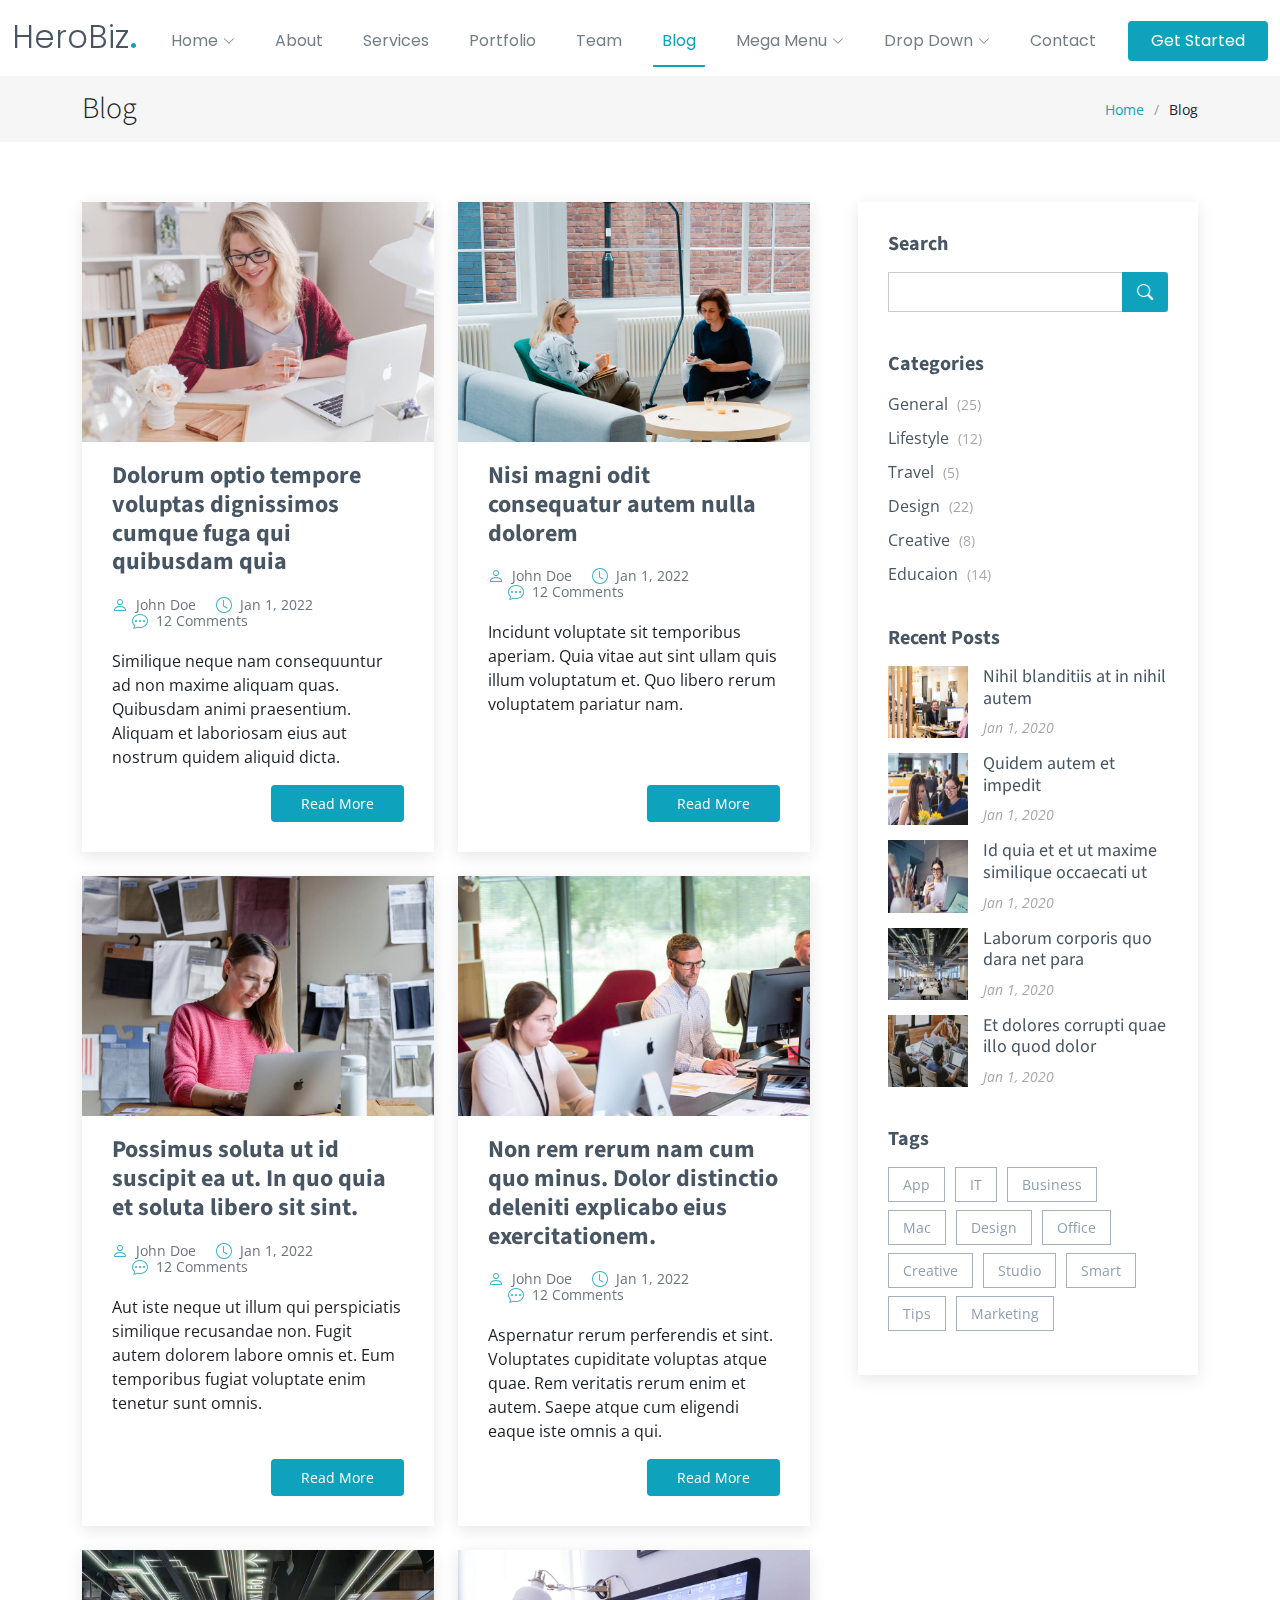
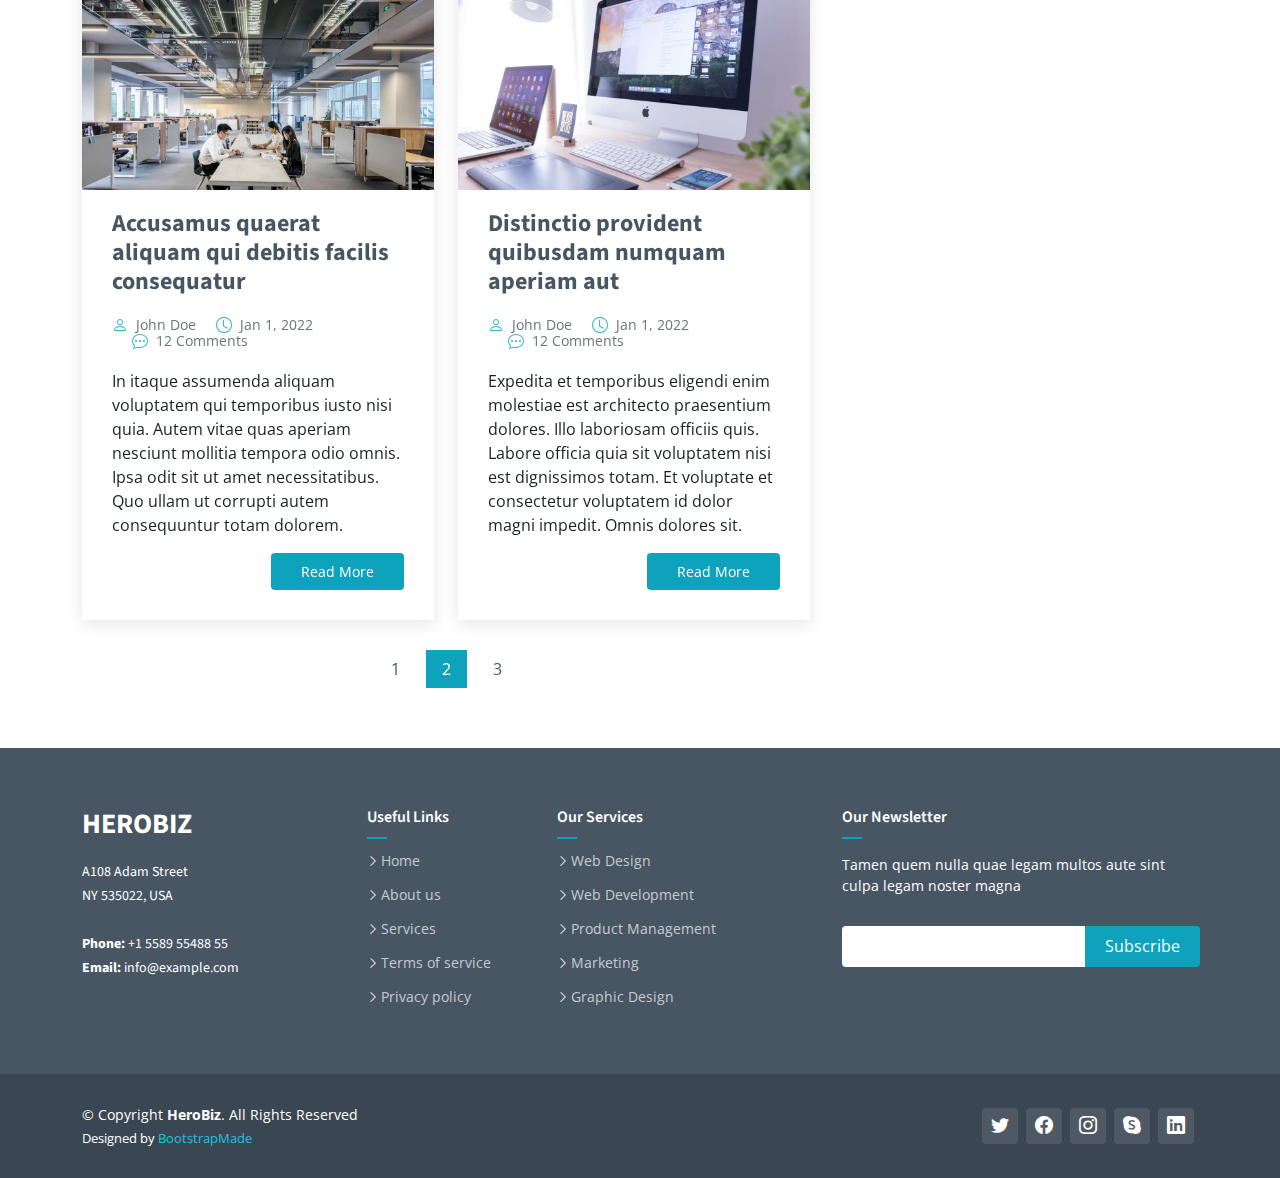
<file: HeroBiz/blog.html>
<!DOCTYPE html>
<html lang="en">

<head>
  <meta charset="utf-8">
  <meta content="width=device-width, initial-scale=1.0" name="viewport">

  <title>SHEnergy</title>
  <meta content="" name="description">
  <meta content="" name="keywords">

  <!-- Favicons -->
  <link href="assets/img/favicon.png" rel="icon">
  <link href="assets/img/apple-touch-icon.png" rel="apple-touch-icon">

  <!-- Google Fonts -->
  <link rel="preconnect" href="https://fonts.googleapis.com">
  <link rel="preconnect" href="https://fonts.gstatic.com" crossorigin>
  <link href="https://fonts.googleapis.com/css2?family=Open+Sans:ital,wght@0,300;0,400;0,500;0,600;0,700;1,300;1,400;1,500;1,600;1,700&family=Poppins:ital,wght@0,300;0,400;0,500;0,600;0,700;1,300;1,400;1,500;1,600;1,700&family=Source+Sans+Pro:ital,wght@0,300;0,400;0,600;0,700;1,300;1,400;1,600;1,700&display=swap" rel="stylesheet">

  <!-- Vendor CSS Files -->
  <link href="assets/vendor/bootstrap/css/bootstrap.min.css" rel="stylesheet">
  <link href="assets/vendor/bootstrap-icons/bootstrap-icons.css" rel="stylesheet">
  <link href="assets/vendor/aos/aos.css" rel="stylesheet">
  <link href="assets/vendor/glightbox/css/glightbox.min.css" rel="stylesheet">
  <link href="assets/vendor/swiper/swiper-bundle.min.css" rel="stylesheet">

  <!-- Variables CSS Files. Uncomment your preferred color scheme -->
  <link href="assets/css/variables.css" rel="stylesheet">
  <!-- <link href="assets/css/variables-blue.css" rel="stylesheet"> -->
  <!-- <link href="assets/css/variables-green.css" rel="stylesheet"> -->
  <!-- <link href="assets/css/variables-orange.css" rel="stylesheet"> -->
  <!-- <link href="assets/css/variables-purple.css" rel="stylesheet"> -->
  <!-- <link href="assets/css/variables-red.css" rel="stylesheet"> -->
  <!-- <link href="assets/css/variables-pink.css" rel="stylesheet"> -->

  <!-- Template Main CSS File -->
  <link href="assets/css/main.css" rel="stylesheet">

  <!-- =======================================================
  * Template Name: HeroBiz
  * Updated: Mar 10 2023 with Bootstrap v5.2.3
  * Template URL: https://bootstrapmade.com/herobiz-bootstrap-business-template/
  * Author: BootstrapMade.com
  * License: https://bootstrapmade.com/license/
  ======================================================== -->
</head>

<body>

  <!-- ======= Header ======= -->
  <header id="header" class="header fixed-top" data-scrollto-offset="0">
    <div class="container-fluid d-flex align-items-center justify-content-between">

      <a href="index.html" class="logo d-flex align-items-center scrollto me-auto me-lg-0">
        <!-- Uncomment the line below if you also wish to use an image logo -->
        <!-- <img src="assets/img/logo.png" alt=""> -->
        <h1>HeroBiz<span>.</span></h1>
      </a>

      <nav id="navbar" class="navbar">
        <ul>

          <li class="dropdown"><a href="#"><span>Home</span> <i class="bi bi-chevron-down dropdown-indicator"></i></a>
            <ul>
              <li><a href="index.html">Home 1 - index.html</a></li>
              <li><a href="index-2.html">Home 2 - index-2.html</a></li>
              <li><a href="index-3.html">Home 3 - index-3.html</a></li>
              <li><a href="index-4.html">Home 4 - index-4.html</a></li>
            </ul>
          </li>

          <li><a class="nav-link scrollto" href="index.html#about">About</a></li>
          <li><a class="nav-link scrollto" href="index.html#services">Services</a></li>
          <li><a class="nav-link scrollto" href="index.html#portfolio">Portfolio</a></li>
          <li><a class="nav-link scrollto" href="index.html#team">Team</a></li>
          <li><a href="blog.html" class="active">Blog</a></li>
          <li class="dropdown megamenu"><a href="#"><span>Mega Menu</span> <i class="bi bi-chevron-down dropdown-indicator"></i></a>
            <ul>
              <li>
                <a href="#">Column 1 link 1</a>
                <a href="#">Column 1 link 2</a>
                <a href="#">Column 1 link 3</a>
              </li>
              <li>
                <a href="#">Column 2 link 1</a>
                <a href="#">Column 2 link 2</a>
                <a href="#">Column 3 link 3</a>
              </li>
              <li>
                <a href="#">Column 3 link 1</a>
                <a href="#">Column 3 link 2</a>
                <a href="#">Column 3 link 3</a>
              </li>
              <li>
                <a href="#">Column 4 link 1</a>
                <a href="#">Column 4 link 2</a>
                <a href="#">Column 4 link 3</a>
              </li>
            </ul>
          </li>
          <li class="dropdown"><a href="#"><span>Drop Down</span> <i class="bi bi-chevron-down dropdown-indicator"></i></a>
            <ul>
              <li><a href="#">Drop Down 1</a></li>
              <li class="dropdown"><a href="#"><span>Deep Drop Down</span> <i class="bi bi-chevron-down dropdown-indicator"></i></a>
                <ul>
                  <li><a href="#">Deep Drop Down 1</a></li>
                  <li><a href="#">Deep Drop Down 2</a></li>
                  <li><a href="#">Deep Drop Down 3</a></li>
                  <li><a href="#">Deep Drop Down 4</a></li>
                  <li><a href="#">Deep Drop Down 5</a></li>
                </ul>
              </li>
              <li><a href="#">Drop Down 2</a></li>
              <li><a href="#">Drop Down 3</a></li>
              <li><a href="#">Drop Down 4</a></li>
            </ul>
          </li>
          <li><a class="nav-link scrollto" href="index.html#contact">Contact</a></li>
        </ul>
        <i class="bi bi-list mobile-nav-toggle d-none"></i>
      </nav><!-- .navbar -->

      <a class="btn-getstarted scrollto" href="index.html#about">Get Started</a>

    </div>
  </header><!-- End Header -->

  <main id="main">

    <!-- ======= Breadcrumbs ======= -->
    <div class="breadcrumbs">
      <div class="container">

        <div class="d-flex justify-content-between align-items-center">
          <h2>Blog</h2>
          <ol>
            <li><a href="index.html">Home</a></li>
            <li>Blog</li>
          </ol>
        </div>

      </div>
    </div><!-- End Breadcrumbs -->

    <!-- ======= Blog Section ======= -->
    <section id="blog" class="blog">
      <div class="container" data-aos="fade-up">

        <div class="row g-5">

          <div class="col-lg-8">

            <div class="row gy-4 posts-list">

              <div class="col-lg-6">
                <article class="d-flex flex-column">

                  <div class="post-img">
                    <img src="assets/img/blog/blog-1.jpg" alt="" class="img-fluid">
                  </div>

                  <h2 class="title">
                    <a href="blog-details.html">Dolorum optio tempore voluptas dignissimos cumque fuga qui quibusdam quia</a>
                  </h2>

                  <div class="meta-top">
                    <ul>
                      <li class="d-flex align-items-center"><i class="bi bi-person"></i> <a href="blog-details.html">John Doe</a></li>
                      <li class="d-flex align-items-center"><i class="bi bi-clock"></i> <a href="blog-details.html"><time datetime="2022-01-01">Jan 1, 2022</time></a></li>
                      <li class="d-flex align-items-center"><i class="bi bi-chat-dots"></i> <a href="blog-details.html">12 Comments</a></li>
                    </ul>
                  </div>

                  <div class="content">
                    <p>
                      Similique neque nam consequuntur ad non maxime aliquam quas. Quibusdam animi praesentium. Aliquam et laboriosam eius aut nostrum quidem aliquid dicta.
                    </p>
                  </div>

                  <div class="read-more mt-auto align-self-end">
                    <a href="blog-details.html">Read More</a>
                  </div>

                </article>
              </div><!-- End post list item -->

              <div class="col-lg-6">
                <article class="d-flex flex-column">

                  <div class="post-img">
                    <img src="assets/img/blog/blog-2.jpg" alt="" class="img-fluid">
                  </div>

                  <h2 class="title">
                    <a href="blog-details.html">Nisi magni odit consequatur autem nulla dolorem</a>
                  </h2>

                  <div class="meta-top">
                    <ul>
                      <li class="d-flex align-items-center"><i class="bi bi-person"></i> <a href="blog-details.html">John Doe</a></li>
                      <li class="d-flex align-items-center"><i class="bi bi-clock"></i> <a href="blog-details.html"><time datetime="2022-01-01">Jan 1, 2022</time></a></li>
                      <li class="d-flex align-items-center"><i class="bi bi-chat-dots"></i> <a href="blog-details.html">12 Comments</a></li>
                    </ul>
                  </div>

                  <div class="content">
                    <p>
                      Incidunt voluptate sit temporibus aperiam. Quia vitae aut sint ullam quis illum voluptatum et. Quo libero rerum voluptatem pariatur nam.
                    </p>
                  </div>

                  <div class="read-more mt-auto align-self-end">
                    <a href="blog-details.html">Read More</a>
                  </div>

                </article>
              </div><!-- End post list item -->

              <div class="col-lg-6">
                <article class="d-flex flex-column">

                  <div class="post-img">
                    <img src="assets/img/blog/blog-3.jpg" alt="" class="img-fluid">
                  </div>

                  <h2 class="title">
                    <a href="blog-details.html">Possimus soluta ut id suscipit ea ut. In quo quia et soluta libero sit sint.</a>
                  </h2>

                  <div class="meta-top">
                    <ul>
                      <li class="d-flex align-items-center"><i class="bi bi-person"></i> <a href="blog-details.html">John Doe</a></li>
                      <li class="d-flex align-items-center"><i class="bi bi-clock"></i> <a href="blog-details.html"><time datetime="2022-01-01">Jan 1, 2022</time></a></li>
                      <li class="d-flex align-items-center"><i class="bi bi-chat-dots"></i> <a href="blog-details.html">12 Comments</a></li>
                    </ul>
                  </div>

                  <div class="content">
                    <p>
                      Aut iste neque ut illum qui perspiciatis similique recusandae non. Fugit autem dolorem labore omnis et. Eum temporibus fugiat voluptate enim tenetur sunt omnis.
                    </p>
                  </div>

                  <div class="read-more mt-auto align-self-end">
                    <a href="blog-details.html">Read More</a>
                  </div>

                </article>
              </div><!-- End post list item -->

              <div class="col-lg-6">
                <article class="d-flex flex-column">

                  <div class="post-img">
                    <img src="assets/img/blog/blog-4.jpg" alt="" class="img-fluid">
                  </div>

                  <h2 class="title">
                    <a href="blog-details.html">Non rem rerum nam cum quo minus. Dolor distinctio deleniti explicabo eius exercitationem.</a>
                  </h2>

                  <div class="meta-top">
                    <ul>
                      <li class="d-flex align-items-center"><i class="bi bi-person"></i> <a href="blog-details.html">John Doe</a></li>
                      <li class="d-flex align-items-center"><i class="bi bi-clock"></i> <a href="blog-details.html"><time datetime="2022-01-01">Jan 1, 2022</time></a></li>
                      <li class="d-flex align-items-center"><i class="bi bi-chat-dots"></i> <a href="blog-details.html">12 Comments</a></li>
                    </ul>
                  </div>

                  <div class="content">
                    <p>
                      Aspernatur rerum perferendis et sint. Voluptates cupiditate voluptas atque quae. Rem veritatis rerum enim et autem. Saepe atque cum eligendi eaque iste omnis a qui.
                    </p>
                  </div>

                  <div class="read-more mt-auto align-self-end">
                    <a href="blog-details.html">Read More</a>
                  </div>

                </article>
              </div><!-- End post list item -->

              <div class="col-lg-6">
                <article class="d-flex flex-column">

                  <div class="post-img">
                    <img src="assets/img/blog/blog-5.jpg" alt="" class="img-fluid">
                  </div>

                  <h2 class="title">
                    <a href="blog-details.html">Accusamus quaerat aliquam qui debitis facilis consequatur</a>
                  </h2>

                  <div class="meta-top">
                    <ul>
                      <li class="d-flex align-items-center"><i class="bi bi-person"></i> <a href="blog-details.html">John Doe</a></li>
                      <li class="d-flex align-items-center"><i class="bi bi-clock"></i> <a href="blog-details.html"><time datetime="2022-01-01">Jan 1, 2022</time></a></li>
                      <li class="d-flex align-items-center"><i class="bi bi-chat-dots"></i> <a href="blog-details.html">12 Comments</a></li>
                    </ul>
                  </div>

                  <div class="content">
                    <p>
                      In itaque assumenda aliquam voluptatem qui temporibus iusto nisi quia. Autem vitae quas aperiam nesciunt mollitia tempora odio omnis. Ipsa odit sit ut amet necessitatibus. Quo ullam ut corrupti autem consequuntur totam dolorem.
                    </p>
                  </div>

                  <div class="read-more mt-auto align-self-end">
                    <a href="blog-details.html">Read More</a>
                  </div>

                </article>
              </div><!-- End post list item -->

              <div class="col-lg-6">
                <article class="d-flex flex-column">

                  <div class="post-img">
                    <img src="assets/img/blog/blog-6.jpg" alt="" class="img-fluid">
                  </div>

                  <h2 class="title">
                    <a href="blog-details.html">Distinctio provident quibusdam numquam aperiam aut</a>
                  </h2>

                  <div class="meta-top">
                    <ul>
                      <li class="d-flex align-items-center"><i class="bi bi-person"></i> <a href="blog-details.html">John Doe</a></li>
                      <li class="d-flex align-items-center"><i class="bi bi-clock"></i> <a href="blog-details.html"><time datetime="2022-01-01">Jan 1, 2022</time></a></li>
                      <li class="d-flex align-items-center"><i class="bi bi-chat-dots"></i> <a href="blog-details.html">12 Comments</a></li>
                    </ul>
                  </div>

                  <div class="content">
                    <p>
                      Expedita et temporibus eligendi enim molestiae est architecto praesentium dolores. Illo laboriosam officiis quis. Labore officia quia sit voluptatem nisi est dignissimos totam. Et voluptate et consectetur voluptatem id dolor magni impedit. Omnis dolores sit.
                    </p>
                  </div>

                  <div class="read-more mt-auto align-self-end">
                    <a href="blog-details.html">Read More</a>
                  </div>

                </article>
              </div><!-- End post list item -->

            </div><!-- End blog posts list -->

            <div class="blog-pagination">
              <ul class="justify-content-center">
                <li><a href="#">1</a></li>
                <li class="active"><a href="#">2</a></li>
                <li><a href="#">3</a></li>
              </ul>
            </div><!-- End blog pagination -->

          </div>

          <div class="col-lg-4">

            <div class="sidebar">

              <div class="sidebar-item search-form">
                <h3 class="sidebar-title">Search</h3>
                <form action="" class="mt-3">
                  <input type="text">
                  <button type="submit"><i class="bi bi-search"></i></button>
                </form>
              </div><!-- End sidebar search formn-->

              <div class="sidebar-item categories">
                <h3 class="sidebar-title">Categories</h3>
                <ul class="mt-3">
                  <li><a href="#">General <span>(25)</span></a></li>
                  <li><a href="#">Lifestyle <span>(12)</span></a></li>
                  <li><a href="#">Travel <span>(5)</span></a></li>
                  <li><a href="#">Design <span>(22)</span></a></li>
                  <li><a href="#">Creative <span>(8)</span></a></li>
                  <li><a href="#">Educaion <span>(14)</span></a></li>
                </ul>
              </div><!-- End sidebar categories-->

              <div class="sidebar-item recent-posts">
                <h3 class="sidebar-title">Recent Posts</h3>

                <div class="mt-3">

                  <div class="post-item mt-3">
                    <img src="assets/img/blog/blog-recent-1.jpg" alt="" class="flex-shrink-0">
                    <div>
                      <h4><a href="blog-post.html">Nihil blanditiis at in nihil autem</a></h4>
                      <time datetime="2020-01-01">Jan 1, 2020</time>
                    </div>
                  </div><!-- End recent post item-->

                  <div class="post-item">
                    <img src="assets/img/blog/blog-recent-2.jpg" alt="" class="flex-shrink-0">
                    <div>
                      <h4><a href="blog-post.html">Quidem autem et impedit</a></h4>
                      <time datetime="2020-01-01">Jan 1, 2020</time>
                    </div>
                  </div><!-- End recent post item-->

                  <div class="post-item">
                    <img src="assets/img/blog/blog-recent-3.jpg" alt="" class="flex-shrink-0">
                    <div>
                      <h4><a href="blog-post.html">Id quia et et ut maxime similique occaecati ut</a></h4>
                      <time datetime="2020-01-01">Jan 1, 2020</time>
                    </div>
                  </div><!-- End recent post item-->

                  <div class="post-item">
                    <img src="assets/img/blog/blog-recent-4.jpg" alt="" class="flex-shrink-0">
                    <div>
                      <h4><a href="blog-post.html">Laborum corporis quo dara net para</a></h4>
                      <time datetime="2020-01-01">Jan 1, 2020</time>
                    </div>
                  </div><!-- End recent post item-->

                  <div class="post-item">
                    <img src="assets/img/blog/blog-recent-5.jpg" alt="" class="flex-shrink-0">
                    <div>
                      <h4><a href="blog-post.html">Et dolores corrupti quae illo quod dolor</a></h4>
                      <time datetime="2020-01-01">Jan 1, 2020</time>
                    </div>
                  </div><!-- End recent post item-->

                </div>

              </div><!-- End sidebar recent posts-->

              <div class="sidebar-item tags">
                <h3 class="sidebar-title">Tags</h3>
                <ul class="mt-3">
                  <li><a href="#">App</a></li>
                  <li><a href="#">IT</a></li>
                  <li><a href="#">Business</a></li>
                  <li><a href="#">Mac</a></li>
                  <li><a href="#">Design</a></li>
                  <li><a href="#">Office</a></li>
                  <li><a href="#">Creative</a></li>
                  <li><a href="#">Studio</a></li>
                  <li><a href="#">Smart</a></li>
                  <li><a href="#">Tips</a></li>
                  <li><a href="#">Marketing</a></li>
                </ul>
              </div><!-- End sidebar tags-->

            </div><!-- End Blog Sidebar -->

          </div>

        </div>

      </div>
    </section><!-- End Blog Section -->

  </main><!-- End #main -->

  <!-- ======= Footer ======= -->
  <footer id="footer" class="footer">

    <div class="footer-content">
      <div class="container">
        <div class="row">

          <div class="col-lg-3 col-md-6">
            <div class="footer-info">
              <h3>HeroBiz</h3>
              <p>
                A108 Adam Street <br>
                NY 535022, USA<br><br>
                <strong>Phone:</strong> +1 5589 55488 55<br>
                <strong>Email:</strong> info@example.com<br>
              </p>
            </div>
          </div>

          <div class="col-lg-2 col-md-6 footer-links">
            <h4>Useful Links</h4>
            <ul>
              <li><i class="bi bi-chevron-right"></i> <a href="#">Home</a></li>
              <li><i class="bi bi-chevron-right"></i> <a href="#">About us</a></li>
              <li><i class="bi bi-chevron-right"></i> <a href="#">Services</a></li>
              <li><i class="bi bi-chevron-right"></i> <a href="#">Terms of service</a></li>
              <li><i class="bi bi-chevron-right"></i> <a href="#">Privacy policy</a></li>
            </ul>
          </div>

          <div class="col-lg-3 col-md-6 footer-links">
            <h4>Our Services</h4>
            <ul>
              <li><i class="bi bi-chevron-right"></i> <a href="#">Web Design</a></li>
              <li><i class="bi bi-chevron-right"></i> <a href="#">Web Development</a></li>
              <li><i class="bi bi-chevron-right"></i> <a href="#">Product Management</a></li>
              <li><i class="bi bi-chevron-right"></i> <a href="#">Marketing</a></li>
              <li><i class="bi bi-chevron-right"></i> <a href="#">Graphic Design</a></li>
            </ul>
          </div>

          <div class="col-lg-4 col-md-6 footer-newsletter">
            <h4>Our Newsletter</h4>
            <p>Tamen quem nulla quae legam multos aute sint culpa legam noster magna</p>
            <form action="" method="post">
              <input type="email" name="email"><input type="submit" value="Subscribe">
            </form>

          </div>

        </div>
      </div>
    </div>

    <div class="footer-legal text-center">
      <div class="container d-flex flex-column flex-lg-row justify-content-center justify-content-lg-between align-items-center">

        <div class="d-flex flex-column align-items-center align-items-lg-start">
          <div class="copyright">
            &copy; Copyright <strong><span>HeroBiz</span></strong>. All Rights Reserved
          </div>
          <div class="credits">
            <!-- All the links in the footer should remain intact. -->
            <!-- You can delete the links only if you purchased the pro version. -->
            <!-- Licensing information: https://bootstrapmade.com/license/ -->
            <!-- Purchase the pro version with working PHP/AJAX contact form: https://bootstrapmade.com/herobiz-bootstrap-business-template/ -->
            Designed by <a href="https://bootstrapmade.com/">BootstrapMade</a>
          </div>
        </div>

        <div class="social-links order-first order-lg-last mb-3 mb-lg-0">
          <a href="#" class="twitter"><i class="bi bi-twitter"></i></a>
          <a href="#" class="facebook"><i class="bi bi-facebook"></i></a>
          <a href="#" class="instagram"><i class="bi bi-instagram"></i></a>
          <a href="#" class="google-plus"><i class="bi bi-skype"></i></a>
          <a href="#" class="linkedin"><i class="bi bi-linkedin"></i></a>
        </div>

      </div>
    </div>

  </footer><!-- End Footer -->

  <a href="#" class="scroll-top d-flex align-items-center justify-content-center"><i class="bi bi-arrow-up-short"></i></a>

  <div id="preloader"></div>

  <!-- Vendor JS Files -->
  <script src="assets/vendor/bootstrap/js/bootstrap.bundle.min.js"></script>
  <script src="assets/vendor/aos/aos.js"></script>
  <script src="assets/vendor/glightbox/js/glightbox.min.js"></script>
  <script src="assets/vendor/isotope-layout/isotope.pkgd.min.js"></script>
  <script src="assets/vendor/swiper/swiper-bundle.min.js"></script>
  <script src="assets/vendor/php-email-form/validate.js"></script>

  <!-- Template Main JS File -->
  <script src="assets/js/main.js"></script>

</body>

</html>
</file>
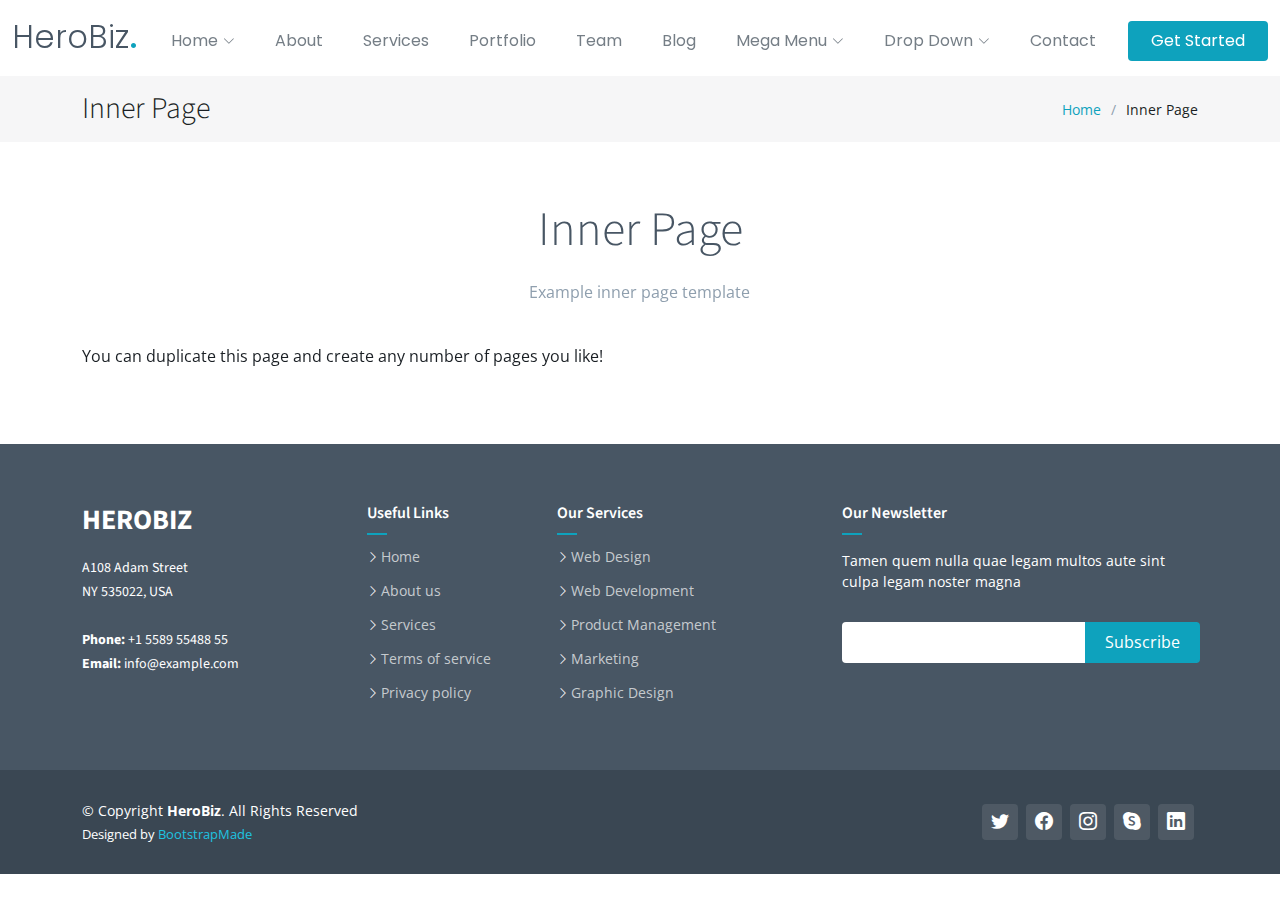
<file: HeroBiz/inner-page.html>
<!DOCTYPE html>
<html lang="en">

<head>
  <meta charset="utf-8">
  <meta content="width=device-width, initial-scale=1.0" name="viewport">

  <title>SHEnergy</title>
  <meta content="" name="description">
  <meta content="" name="keywords">

  <!-- Favicons -->
  <link href="assets/img/favicon.png" rel="icon">
  <link href="assets/img/apple-touch-icon.png" rel="apple-touch-icon">

  <!-- Google Fonts -->
  <link rel="preconnect" href="https://fonts.googleapis.com">
  <link rel="preconnect" href="https://fonts.gstatic.com" crossorigin>
  <link href="https://fonts.googleapis.com/css2?family=Open+Sans:ital,wght@0,300;0,400;0,500;0,600;0,700;1,300;1,400;1,500;1,600;1,700&family=Poppins:ital,wght@0,300;0,400;0,500;0,600;0,700;1,300;1,400;1,500;1,600;1,700&family=Source+Sans+Pro:ital,wght@0,300;0,400;0,600;0,700;1,300;1,400;1,600;1,700&display=swap" rel="stylesheet">

  <!-- Vendor CSS Files -->
  <link href="assets/vendor/bootstrap/css/bootstrap.min.css" rel="stylesheet">
  <link href="assets/vendor/bootstrap-icons/bootstrap-icons.css" rel="stylesheet">
  <link href="assets/vendor/aos/aos.css" rel="stylesheet">
  <link href="assets/vendor/glightbox/css/glightbox.min.css" rel="stylesheet">
  <link href="assets/vendor/swiper/swiper-bundle.min.css" rel="stylesheet">

  <!-- Variables CSS Files. Uncomment your preferred color scheme -->
  <link href="assets/css/variables.css" rel="stylesheet">
  <!-- <link href="assets/css/variables-blue.css" rel="stylesheet"> -->
  <!-- <link href="assets/css/variables-green.css" rel="stylesheet"> -->
  <!-- <link href="assets/css/variables-orange.css" rel="stylesheet"> -->
  <!-- <link href="assets/css/variables-purple.css" rel="stylesheet"> -->
  <!-- <link href="assets/css/variables-red.css" rel="stylesheet"> -->
  <!-- <link href="assets/css/variables-pink.css" rel="stylesheet"> -->

  <!-- Template Main CSS File -->
  <link href="assets/css/main.css" rel="stylesheet">

  <!-- =======================================================
  * Template Name: HeroBiz
  * Updated: Mar 10 2023 with Bootstrap v5.2.3
  * Template URL: https://bootstrapmade.com/herobiz-bootstrap-business-template/
  * Author: BootstrapMade.com
  * License: https://bootstrapmade.com/license/
  ======================================================== -->
</head>

<body>

  <!-- ======= Header ======= -->
  <header id="header" class="header fixed-top" data-scrollto-offset="0">
    <div class="container-fluid d-flex align-items-center justify-content-between">

      <a href="index.html" class="logo d-flex align-items-center scrollto me-auto me-lg-0">
        <!-- Uncomment the line below if you also wish to use an image logo -->
        <!-- <img src="assets/img/logo.png" alt=""> -->
        <h1>HeroBiz<span>.</span></h1>
      </a>

      <nav id="navbar" class="navbar">
        <ul>

          <li class="dropdown"><a href="#"><span>Home</span> <i class="bi bi-chevron-down dropdown-indicator"></i></a>
            <ul>
              <li><a href="index.html">Home 1 - index.html</a></li>
              <li><a href="index-2.html">Home 2 - index-2.html</a></li>
              <li><a href="index-3.html">Home 3 - index-3.html</a></li>
              <li><a href="index-4.html">Home 4 - index-4.html</a></li>
            </ul>
          </li>

          <li><a class="nav-link scrollto" href="index.html#about">About</a></li>
          <li><a class="nav-link scrollto" href="index.html#services">Services</a></li>
          <li><a class="nav-link scrollto" href="index.html#portfolio">Portfolio</a></li>
          <li><a class="nav-link scrollto" href="index.html#team">Team</a></li>
          <li><a href="blog.html">Blog</a></li>
          <li class="dropdown megamenu"><a href="#"><span>Mega Menu</span> <i class="bi bi-chevron-down dropdown-indicator"></i></a>
            <ul>
              <li>
                <a href="#">Column 1 link 1</a>
                <a href="#">Column 1 link 2</a>
                <a href="#">Column 1 link 3</a>
              </li>
              <li>
                <a href="#">Column 2 link 1</a>
                <a href="#">Column 2 link 2</a>
                <a href="#">Column 3 link 3</a>
              </li>
              <li>
                <a href="#">Column 3 link 1</a>
                <a href="#">Column 3 link 2</a>
                <a href="#">Column 3 link 3</a>
              </li>
              <li>
                <a href="#">Column 4 link 1</a>
                <a href="#">Column 4 link 2</a>
                <a href="#">Column 4 link 3</a>
              </li>
            </ul>
          </li>
          <li class="dropdown"><a href="#"><span>Drop Down</span> <i class="bi bi-chevron-down dropdown-indicator"></i></a>
            <ul>
              <li><a href="#">Drop Down 1</a></li>
              <li class="dropdown"><a href="#"><span>Deep Drop Down</span> <i class="bi bi-chevron-down dropdown-indicator"></i></a>
                <ul>
                  <li><a href="#">Deep Drop Down 1</a></li>
                  <li><a href="#">Deep Drop Down 2</a></li>
                  <li><a href="#">Deep Drop Down 3</a></li>
                  <li><a href="#">Deep Drop Down 4</a></li>
                  <li><a href="#">Deep Drop Down 5</a></li>
                </ul>
              </li>
              <li><a href="#">Drop Down 2</a></li>
              <li><a href="#">Drop Down 3</a></li>
              <li><a href="#">Drop Down 4</a></li>
            </ul>
          </li>
          <li><a class="nav-link scrollto" href="index.html#contact">Contact</a></li>
        </ul>
        <i class="bi bi-list mobile-nav-toggle d-none"></i>
      </nav><!-- .navbar -->

      <a class="btn-getstarted scrollto" href="index.html#about">Get Started</a>

    </div>
  </header><!-- End Header -->

  <main id="main">

    <!-- ======= Breadcrumbs ======= -->
    <div class="breadcrumbs">
      <div class="container">

        <div class="d-flex justify-content-between align-items-center">
          <h2>Inner Page</h2>
          <ol>
            <li><a href="index.html">Home</a></li>
            <li>Inner Page</li>
          </ol>
        </div>

      </div>
    </div><!-- End Breadcrumbs -->

    <!-- ======= Blog Section ======= -->
    <section class="inner-page">
      <div class="container" data-aos="fade-up">

        <div class="section-header">
          <h2>Inner Page</h2>
          <p>Example inner page template</p>
        </div>

        <p>
          You can duplicate this page and create any number of pages you like!
        </p>

      </div>
    </section><!-- End Inner Page -->

  </main><!-- End #main -->

  <!-- ======= Footer ======= -->
  <footer id="footer" class="footer">

    <div class="footer-content">
      <div class="container">
        <div class="row">

          <div class="col-lg-3 col-md-6">
            <div class="footer-info">
              <h3>HeroBiz</h3>
              <p>
                A108 Adam Street <br>
                NY 535022, USA<br><br>
                <strong>Phone:</strong> +1 5589 55488 55<br>
                <strong>Email:</strong> info@example.com<br>
              </p>
            </div>
          </div>

          <div class="col-lg-2 col-md-6 footer-links">
            <h4>Useful Links</h4>
            <ul>
              <li><i class="bi bi-chevron-right"></i> <a href="#">Home</a></li>
              <li><i class="bi bi-chevron-right"></i> <a href="#">About us</a></li>
              <li><i class="bi bi-chevron-right"></i> <a href="#">Services</a></li>
              <li><i class="bi bi-chevron-right"></i> <a href="#">Terms of service</a></li>
              <li><i class="bi bi-chevron-right"></i> <a href="#">Privacy policy</a></li>
            </ul>
          </div>

          <div class="col-lg-3 col-md-6 footer-links">
            <h4>Our Services</h4>
            <ul>
              <li><i class="bi bi-chevron-right"></i> <a href="#">Web Design</a></li>
              <li><i class="bi bi-chevron-right"></i> <a href="#">Web Development</a></li>
              <li><i class="bi bi-chevron-right"></i> <a href="#">Product Management</a></li>
              <li><i class="bi bi-chevron-right"></i> <a href="#">Marketing</a></li>
              <li><i class="bi bi-chevron-right"></i> <a href="#">Graphic Design</a></li>
            </ul>
          </div>

          <div class="col-lg-4 col-md-6 footer-newsletter">
            <h4>Our Newsletter</h4>
            <p>Tamen quem nulla quae legam multos aute sint culpa legam noster magna</p>
            <form action="" method="post">
              <input type="email" name="email"><input type="submit" value="Subscribe">
            </form>

          </div>

        </div>
      </div>
    </div>

    <div class="footer-legal text-center">
      <div class="container d-flex flex-column flex-lg-row justify-content-center justify-content-lg-between align-items-center">

        <div class="d-flex flex-column align-items-center align-items-lg-start">
          <div class="copyright">
            &copy; Copyright <strong><span>HeroBiz</span></strong>. All Rights Reserved
          </div>
          <div class="credits">
            <!-- All the links in the footer should remain intact. -->
            <!-- You can delete the links only if you purchased the pro version. -->
            <!-- Licensing information: https://bootstrapmade.com/license/ -->
            <!-- Purchase the pro version with working PHP/AJAX contact form: https://bootstrapmade.com/herobiz-bootstrap-business-template/ -->
            Designed by <a href="https://bootstrapmade.com/">BootstrapMade</a>
          </div>
        </div>

        <div class="social-links order-first order-lg-last mb-3 mb-lg-0">
          <a href="#" class="twitter"><i class="bi bi-twitter"></i></a>
          <a href="#" class="facebook"><i class="bi bi-facebook"></i></a>
          <a href="#" class="instagram"><i class="bi bi-instagram"></i></a>
          <a href="#" class="google-plus"><i class="bi bi-skype"></i></a>
          <a href="#" class="linkedin"><i class="bi bi-linkedin"></i></a>
        </div>

      </div>
    </div>

  </footer><!-- End Footer -->

  <a href="#" class="scroll-top d-flex align-items-center justify-content-center"><i class="bi bi-arrow-up-short"></i></a>

  <div id="preloader"></div>

  <!-- Vendor JS Files -->
  <script src="assets/vendor/bootstrap/js/bootstrap.bundle.min.js"></script>
  <script src="assets/vendor/aos/aos.js"></script>
  <script src="assets/vendor/glightbox/js/glightbox.min.js"></script>
  <script src="assets/vendor/isotope-layout/isotope.pkgd.min.js"></script>
  <script src="assets/vendor/swiper/swiper-bundle.min.js"></script>
  <script src="assets/vendor/php-email-form/validate.js"></script>

  <!-- Template Main JS File -->
  <script src="assets/js/main.js"></script>

</body>

</html>
</file>
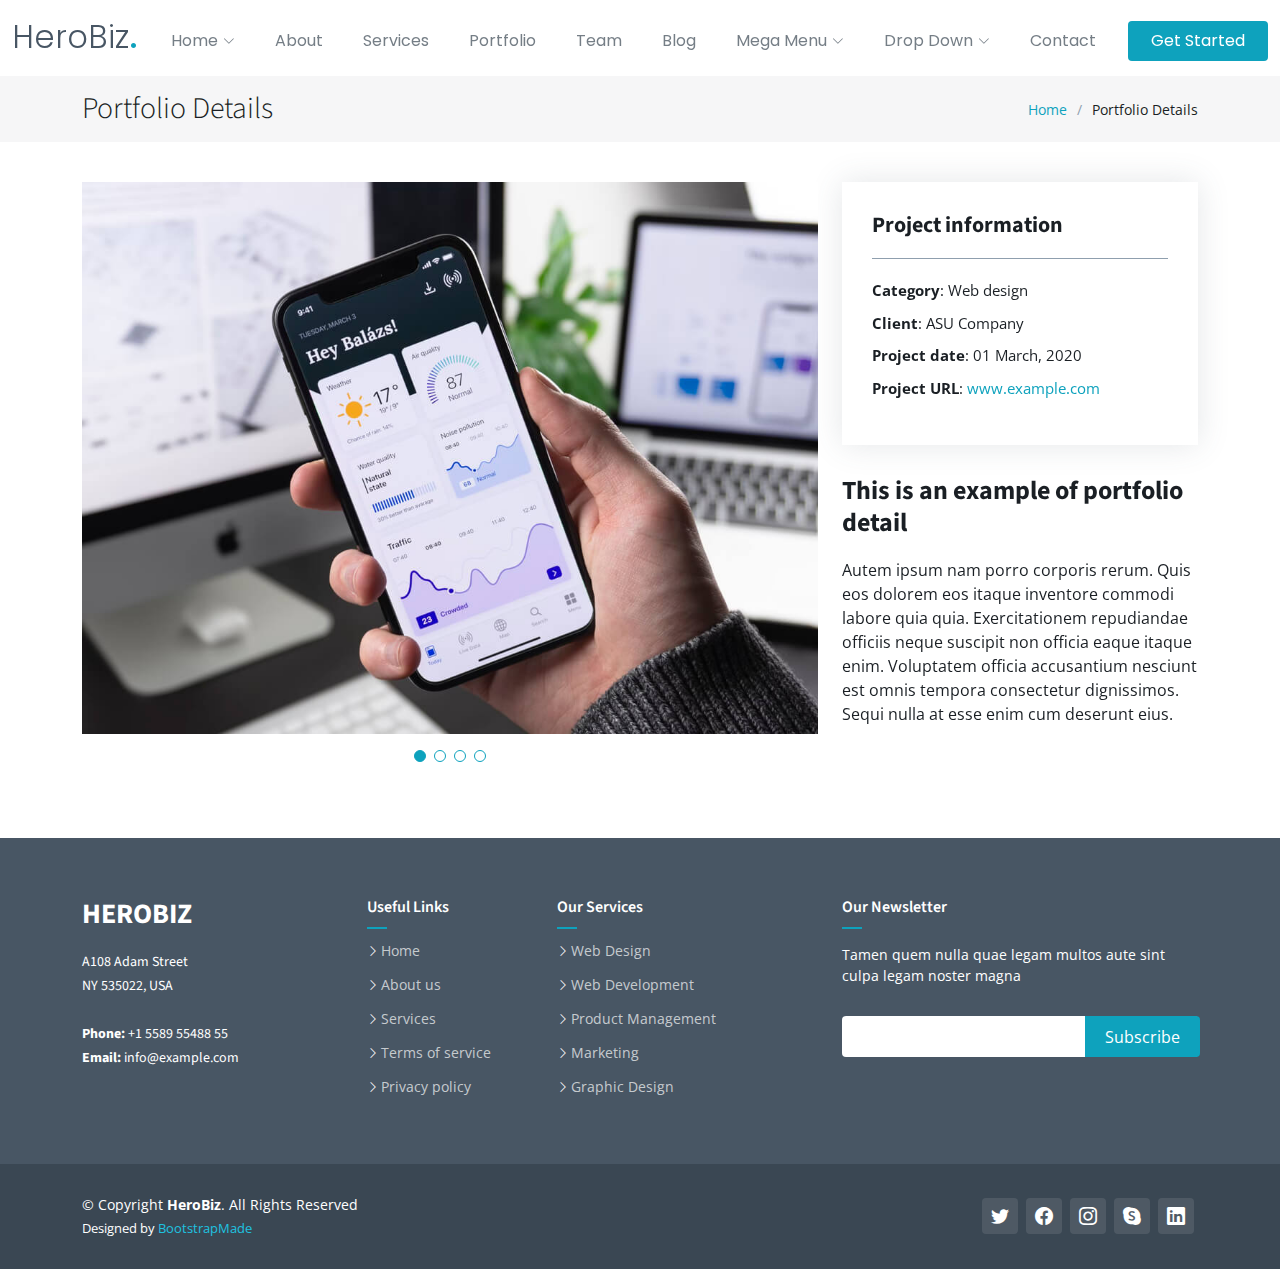
<file: HeroBiz/portfolio-details.html>
<!DOCTYPE html>
<html lang="en">

<head>
  <meta charset="utf-8">
  <meta content="width=device-width, initial-scale=1.0" name="viewport">

  <title>SHEnergy</title>
  <meta content="" name="description">
  <meta content="" name="keywords">

  <!-- Favicons -->
  <link href="assets/img/favicon.png" rel="icon">
  <link href="assets/img/apple-touch-icon.png" rel="apple-touch-icon">

  <!-- Google Fonts -->
  <link rel="preconnect" href="https://fonts.googleapis.com">
  <link rel="preconnect" href="https://fonts.gstatic.com" crossorigin>
  <link href="https://fonts.googleapis.com/css2?family=Open+Sans:ital,wght@0,300;0,400;0,500;0,600;0,700;1,300;1,400;1,500;1,600;1,700&family=Poppins:ital,wght@0,300;0,400;0,500;0,600;0,700;1,300;1,400;1,500;1,600;1,700&family=Source+Sans+Pro:ital,wght@0,300;0,400;0,600;0,700;1,300;1,400;1,600;1,700&display=swap" rel="stylesheet">

  <!-- Vendor CSS Files -->
  <link href="assets/vendor/bootstrap/css/bootstrap.min.css" rel="stylesheet">
  <link href="assets/vendor/bootstrap-icons/bootstrap-icons.css" rel="stylesheet">
  <link href="assets/vendor/aos/aos.css" rel="stylesheet">
  <link href="assets/vendor/glightbox/css/glightbox.min.css" rel="stylesheet">
  <link href="assets/vendor/swiper/swiper-bundle.min.css" rel="stylesheet">

  <!-- Variables CSS Files. Uncomment your preferred color scheme -->
  <link href="assets/css/variables.css" rel="stylesheet">
  <!-- <link href="assets/css/variables-blue.css" rel="stylesheet"> -->
  <!-- <link href="assets/css/variables-green.css" rel="stylesheet"> -->
  <!-- <link href="assets/css/variables-orange.css" rel="stylesheet"> -->
  <!-- <link href="assets/css/variables-purple.css" rel="stylesheet"> -->
  <!-- <link href="assets/css/variables-red.css" rel="stylesheet"> -->
  <!-- <link href="assets/css/variables-pink.css" rel="stylesheet"> -->

  <!-- Template Main CSS File -->
  <link href="assets/css/main.css" rel="stylesheet">

  <!-- =======================================================
  * Template Name: HeroBiz
  * Updated: Mar 10 2023 with Bootstrap v5.2.3
  * Template URL: https://bootstrapmade.com/herobiz-bootstrap-business-template/
  * Author: BootstrapMade.com
  * License: https://bootstrapmade.com/license/
  ======================================================== -->
</head>

<body>

  <!-- ======= Header ======= -->
  <header id="header" class="header fixed-top" data-scrollto-offset="0">
    <div class="container-fluid d-flex align-items-center justify-content-between">

      <a href="index.html" class="logo d-flex align-items-center scrollto me-auto me-lg-0">
        <!-- Uncomment the line below if you also wish to use an image logo -->
        <!-- <img src="assets/img/logo.png" alt=""> -->
        <h1>HeroBiz<span>.</span></h1>
      </a>

      <nav id="navbar" class="navbar">
        <ul>

          <li class="dropdown"><a href="#"><span>Home</span> <i class="bi bi-chevron-down dropdown-indicator"></i></a>
            <ul>
              <li><a href="index.html">Home 1 - index.html</a></li>
              <li><a href="index-2.html">Home 2 - index-2.html</a></li>
              <li><a href="index-3.html">Home 3 - index-3.html</a></li>
              <li><a href="index-4.html">Home 4 - index-4.html</a></li>
            </ul>
          </li>

          <li><a class="nav-link scrollto" href="index.html#about">About</a></li>
          <li><a class="nav-link scrollto" href="index.html#services">Services</a></li>
          <li><a class="nav-link scrollto" href="index.html#portfolio">Portfolio</a></li>
          <li><a class="nav-link scrollto" href="index.html#team">Team</a></li>
          <li><a href="blog.html">Blog</a></li>
          <li class="dropdown megamenu"><a href="#"><span>Mega Menu</span> <i class="bi bi-chevron-down dropdown-indicator"></i></a>
            <ul>
              <li>
                <a href="#">Column 1 link 1</a>
                <a href="#">Column 1 link 2</a>
                <a href="#">Column 1 link 3</a>
              </li>
              <li>
                <a href="#">Column 2 link 1</a>
                <a href="#">Column 2 link 2</a>
                <a href="#">Column 3 link 3</a>
              </li>
              <li>
                <a href="#">Column 3 link 1</a>
                <a href="#">Column 3 link 2</a>
                <a href="#">Column 3 link 3</a>
              </li>
              <li>
                <a href="#">Column 4 link 1</a>
                <a href="#">Column 4 link 2</a>
                <a href="#">Column 4 link 3</a>
              </li>
            </ul>
          </li>
          <li class="dropdown"><a href="#"><span>Drop Down</span> <i class="bi bi-chevron-down dropdown-indicator"></i></a>
            <ul>
              <li><a href="#">Drop Down 1</a></li>
              <li class="dropdown"><a href="#"><span>Deep Drop Down</span> <i class="bi bi-chevron-down dropdown-indicator"></i></a>
                <ul>
                  <li><a href="#">Deep Drop Down 1</a></li>
                  <li><a href="#">Deep Drop Down 2</a></li>
                  <li><a href="#">Deep Drop Down 3</a></li>
                  <li><a href="#">Deep Drop Down 4</a></li>
                  <li><a href="#">Deep Drop Down 5</a></li>
                </ul>
              </li>
              <li><a href="#">Drop Down 2</a></li>
              <li><a href="#">Drop Down 3</a></li>
              <li><a href="#">Drop Down 4</a></li>
            </ul>
          </li>
          <li><a class="nav-link scrollto" href="index.html#contact">Contact</a></li>
        </ul>
        <i class="bi bi-list mobile-nav-toggle d-none"></i>
      </nav><!-- .navbar -->

      <a class="btn-getstarted scrollto" href="index.html#about">Get Started</a>

    </div>
  </header><!-- End Header -->

  <main id="main">

    <!-- ======= Breadcrumbs ======= -->
    <div class="breadcrumbs">
      <div class="container">

        <div class="d-flex justify-content-between align-items-center">
          <h2>Portfolio Details</h2>
          <ol>
            <li><a href="index.html">Home</a></li>
            <li>Portfolio Details</li>
          </ol>
        </div>

      </div>
    </div><!-- End Breadcrumbs -->

    <!-- ======= Portfolio Details Section ======= -->
    <section id="portfolio-details" class="portfolio-details">
      <div class="container" data-aos="fade-up">

        <div class="row gy-4">

          <div class="col-lg-8">
            <div class="portfolio-details-slider swiper">
              <div class="swiper-wrapper align-items-center">

                <div class="swiper-slide">
                  <img src="assets/img/portfolio/app-1.jpg" alt="">
                </div>

                <div class="swiper-slide">
                  <img src="assets/img/portfolio/product-1.jpg" alt="">
                </div>

                <div class="swiper-slide">
                  <img src="assets/img/portfolio/branding-1.jpg" alt="">
                </div>

                <div class="swiper-slide">
                  <img src="assets/img/portfolio/books-1.jpg" alt="">
                </div>

              </div>
              <div class="swiper-pagination"></div>
            </div>
          </div>

          <div class="col-lg-4">
            <div class="portfolio-info">
              <h3>Project information</h3>
              <ul>
                <li><strong>Category</strong>: Web design</li>
                <li><strong>Client</strong>: ASU Company</li>
                <li><strong>Project date</strong>: 01 March, 2020</li>
                <li><strong>Project URL</strong>: <a href="#">www.example.com</a></li>
              </ul>
            </div>
            <div class="portfolio-description">
              <h2>This is an example of portfolio detail</h2>
              <p>
                Autem ipsum nam porro corporis rerum. Quis eos dolorem eos itaque inventore commodi labore quia quia. Exercitationem repudiandae officiis neque suscipit non officia eaque itaque enim. Voluptatem officia accusantium nesciunt est omnis tempora consectetur dignissimos. Sequi nulla at esse enim cum deserunt eius.
              </p>
            </div>
          </div>

        </div>

      </div>
    </section><!-- End Portfolio Details Section -->

  </main><!-- End #main -->

  <!-- ======= Footer ======= -->
  <footer id="footer" class="footer">

    <div class="footer-content">
      <div class="container">
        <div class="row">

          <div class="col-lg-3 col-md-6">
            <div class="footer-info">
              <h3>HeroBiz</h3>
              <p>
                A108 Adam Street <br>
                NY 535022, USA<br><br>
                <strong>Phone:</strong> +1 5589 55488 55<br>
                <strong>Email:</strong> info@example.com<br>
              </p>
            </div>
          </div>

          <div class="col-lg-2 col-md-6 footer-links">
            <h4>Useful Links</h4>
            <ul>
              <li><i class="bi bi-chevron-right"></i> <a href="#">Home</a></li>
              <li><i class="bi bi-chevron-right"></i> <a href="#">About us</a></li>
              <li><i class="bi bi-chevron-right"></i> <a href="#">Services</a></li>
              <li><i class="bi bi-chevron-right"></i> <a href="#">Terms of service</a></li>
              <li><i class="bi bi-chevron-right"></i> <a href="#">Privacy policy</a></li>
            </ul>
          </div>

          <div class="col-lg-3 col-md-6 footer-links">
            <h4>Our Services</h4>
            <ul>
              <li><i class="bi bi-chevron-right"></i> <a href="#">Web Design</a></li>
              <li><i class="bi bi-chevron-right"></i> <a href="#">Web Development</a></li>
              <li><i class="bi bi-chevron-right"></i> <a href="#">Product Management</a></li>
              <li><i class="bi bi-chevron-right"></i> <a href="#">Marketing</a></li>
              <li><i class="bi bi-chevron-right"></i> <a href="#">Graphic Design</a></li>
            </ul>
          </div>

          <div class="col-lg-4 col-md-6 footer-newsletter">
            <h4>Our Newsletter</h4>
            <p>Tamen quem nulla quae legam multos aute sint culpa legam noster magna</p>
            <form action="" method="post">
              <input type="email" name="email"><input type="submit" value="Subscribe">
            </form>

          </div>

        </div>
      </div>
    </div>

    <div class="footer-legal text-center">
      <div class="container d-flex flex-column flex-lg-row justify-content-center justify-content-lg-between align-items-center">

        <div class="d-flex flex-column align-items-center align-items-lg-start">
          <div class="copyright">
            &copy; Copyright <strong><span>HeroBiz</span></strong>. All Rights Reserved
          </div>
          <div class="credits">
            <!-- All the links in the footer should remain intact. -->
            <!-- You can delete the links only if you purchased the pro version. -->
            <!-- Licensing information: https://bootstrapmade.com/license/ -->
            <!-- Purchase the pro version with working PHP/AJAX contact form: https://bootstrapmade.com/herobiz-bootstrap-business-template/ -->
            Designed by <a href="https://bootstrapmade.com/">BootstrapMade</a>
          </div>
        </div>

        <div class="social-links order-first order-lg-last mb-3 mb-lg-0">
          <a href="#" class="twitter"><i class="bi bi-twitter"></i></a>
          <a href="#" class="facebook"><i class="bi bi-facebook"></i></a>
          <a href="#" class="instagram"><i class="bi bi-instagram"></i></a>
          <a href="#" class="google-plus"><i class="bi bi-skype"></i></a>
          <a href="#" class="linkedin"><i class="bi bi-linkedin"></i></a>
        </div>

      </div>
    </div>

  </footer><!-- End Footer -->

  <a href="#" class="scroll-top d-flex align-items-center justify-content-center"><i class="bi bi-arrow-up-short"></i></a>

  <div id="preloader"></div>

  <!-- Vendor JS Files -->
  <script src="assets/vendor/bootstrap/js/bootstrap.bundle.min.js"></script>
  <script src="assets/vendor/aos/aos.js"></script>
  <script src="assets/vendor/glightbox/js/glightbox.min.js"></script>
  <script src="assets/vendor/isotope-layout/isotope.pkgd.min.js"></script>
  <script src="assets/vendor/swiper/swiper-bundle.min.js"></script>
  <script src="assets/vendor/php-email-form/validate.js"></script>

  <!-- Template Main JS File -->
  <script src="assets/js/main.js"></script>

</body>

</html>
</file>
<file: HeroBiz/assets/css/variables.css>
/**
* Template Name: HeroBiz
* File: variables.css
* Description: Easily customize colors, typography, and other repetitive properties used in the template main stylesheet file main.css
* 
* Template URL: https://bootstrapmade.com/herobiz-bootstrap-business-template/
* Author: BootstrapMade.com
* License: https://bootstrapmade.com/license/
* 
* Contents:
* 1. HeroBiz template variables 
* 2. Override default Bootstrap variables
* 3. Set color and background class names
*
* Learn more about CSS variables at https://developer.mozilla.org/en-US/docs/Web/CSS/Using_CSS_custom_properties
*/

/*--------------------------------------------------------------
# 1. HeroBiz template variables 
--------------------------------------------------------------*/
:root {

  /* Fonts */
  --font-default: 'Open Sans', system-ui, -apple-system, "Segoe UI", Roboto, "Helvetica Neue", Arial, "Noto Sans", "Liberation Sans", sans-serif, "Apple Color Emoji", "Segoe UI Emoji", "Segoe UI Symbol", "Noto Color Emoji";
  --font-primary: 'Source Sans Pro', sans-serif;
  --font-secondary: 'Poppins', sans-serif;

  /* Colors */
  /* The *-rgb color names are simply the RGB converted value of the corresponding color for use in the rgba() function */

  /* Default text color */
  --color-default: #1a1f24;
  --color-default-rgb: 26, 31, 36;

  /* Defult links color */
  --color-links: #0ea2bd;
  --color-links-hover: #1ec3e0;

  /* Primay colors */
  --color-primary: #0ea2bd;
  --color-primary-light: #1ec3e0;
  --color-primary-dark: #0189a1;

  --color-primary-rgb: 14, 162, 189;
  --color-primary-light-rgb: 30, 195, 224;
  --color-primary-dark-rgb: 1, 137, 161;

  /* Secondary colors */
  --color-secondary: #485664;
  --color-secondary-light: #8f9fae;
  --color-secondary-dark: #3a4753;

  --color-secondary-rgb: 72, 86, 100;
  --color-secondary-light-rgb: 143, 159, 174;
  --color-secondary-dark-rgb: 58, 71, 83;

  /* General colors */
  --color-blue: #0d6efd;
  --color-blue-rgb: 13, 110, 253;

  --color-indigo: #6610f2;
  --color-indigo-rgb: 102, 16, 242;

  --color-purple: #6f42c1;
  --color-purple-rgb: 111, 66, 193;

  --color-pink: #f3268c;
  --color-pink-rgb: 243, 38, 140;

  --color-red: #df1529;
  --color-red-rgb: 223, 21, 4;

  --color-orange: #fd7e14;
  --color-orange-rgb: 253, 126, 20;

  --color-yellow: #ffc107;
  --color-yellow-rgb: 255, 193, 7;

  --color-green: #059652;
  --color-green-rgb: 5, 150, 82;

  --color-teal: #20c997;
  --color-teal-rgb: 32, 201, 151;

  --color-cyan: #0dcaf0;
  --color-cyan-rgb: 13, 202, 240;

  --color-white: #ffffff;
  --color-white-rgb: 255, 255, 255;

  --color-gray: #6c757d;
  --color-gray-rgb: 108, 117, 125;

  --color-black: #000000;
  --color-black-rgb: 0, 0, 0;
  
}

/*--------------------------------------------------------------
# 2. Override default Bootstrap variables
--------------------------------------------------------------*/
:root {

  --bs-blue: var(--color-blue);
  --bs-indigo: var(--color-indigo);
  --bs-purple: var(--color-purple);
  --bs-pink: var(--color-pink);
  --bs-red: var(--color-red);
  --bs-orange: var(--color-orange);
  --bs-yellow: var(--color-yellow);
  --bs-green: var(--color-green);
  --bs-teal: var(--color-teal);
  --bs-cyan: var(--color-cyan);
  --bs-white: var(--color-white);
  --bs-gray: var(--color-gray);
  --bs-gray-dark: #343a40;
  --bs-gray-100: #f8f9fa;
  --bs-gray-200: #e9ecef;
  --bs-gray-300: #dee2e6;
  --bs-gray-400: #ced4da;
  --bs-gray-500: #adb5bd;
  --bs-gray-600: #6c757d;
  --bs-gray-700: #495057;
  --bs-gray-800: #343a40;
  --bs-gray-900: #212529;
  --bs-primary: var(--color-blue);
  --bs-secondary: var(--color-blue);
  --bs-success: #198754;
  --bs-info: #0dcaf0;
  --bs-warning: #ffc107;
  --bs-danger: #dc3545;
  --bs-light: #f8f9fa;
  --bs-dark: #212529;
  --bs-primary-rgb: var(--color-primary-rgb);
  --bs-secondary-rgb: var(--color-secondary-rgb);
  --bs-success-rgb: 25, 135, 84;
  --bs-info-rgb: 13, 202, 240;
  --bs-warning-rgb: 255, 193, 7;
  --bs-danger-rgb: 220, 53, 69;
  --bs-light-rgb: 248, 249, 250;
  --bs-dark-rgb: 33, 37, 41;
  --bs-white-rgb: var(--color-white-rgb);
  --bs-black-rgb: var(--color-black-rgb);
  --bs-body-color-rgb: var(--color-default-rgb);
  --bs-body-bg-rgb: 255, 255, 255;
  --bs-font-sans-serif: var(--font-default);
  --bs-font-monospace: SFMono-Regular, Menlo, Monaco, Consolas, "Liberation Mono", "Courier New", monospace;
  --bs-gradient: linear-gradient(180deg, rgba(255, 255, 255, 0.15), rgba(255, 255, 255, 0));
  --bs-body-font-family: var(--font-default);
  --bs-body-font-size: 1rem;
  --bs-body-font-weight: 400;
  --bs-body-line-height: 1.5;
  --bs-body-color: var(--color-default);
  --bs-body-bg: #fff;

}

/*--------------------------------------------------------------
# 3. Set color and background class names
--------------------------------------------------------------*/
/* Fonts */
.font-default { font-family: var(--font-default) !important; }
.font-primary { font-family: var(--font-primary) !important;}
.font-secondary { font-family: var(--font-secondary) !important; }

/* Text Colors */
.color-default { color: var(--color-default) !important; }
.color-links { color: var(--color-links) !important; }
.color-links:hover { color: var(--color-links-hover) !important; }
.color-primary { color: var(--color-primary) !important; }
.color-primary-light { color: var(--color-primary-light) !important; }
.color-primary-dark { color: var(--color-primary-dark) !important; }
.color-secondary { color: var(--color-secondary) !important; }
.color-secondary-light { color: var(--color-secondary-light) !important; }
.color-secondary-dark { color: var(--color-secondary-dark) !important; }
.color-blue { color: var(--color-blue) !important; }
.color-indigo { color: var(--color-indigo) !important; }
.color-purple { color: var(--color-purple) !important; }
.color-pink { color: var(--color-pink) !important; }
.color-red { color: var(--color-red) !important; }
.color-orange { color: var(--color-orange) !important; }
.color-yellow { color: var(--color-yellow) !important; }
.color-green { color: var(--color-green) !important; }
.color-teal { color: var(--color-teal) !important; }
.color-cyan { color: var(--color-cyan) !important; }
.color-white { color: var(--color-white) !important; }
.color-gray { color: var(--color-gray) !important; }
.color-black { color: var(--color-black) !important; }

/* Background Colors */
.bg-default { background-color: var(--color-default) !important; }
.bg-primary { background-color: var(--color-primary) !important; }
.bg-primary-light { background-color: var(--color-primary-light) !important; }
.bg-primary-dark { background-color: var(--color-primary-dark) !important; }
.bg-secondary { background-color: var(--color-secondary) !important; }
.bg-secondary-light { background-color: var(--color-secondary-light) !important; }
.bg-secondary-dark { background-color: var(--color-secondary-dark) !important; }
.bg-blue { background-color: var(--color-blue) !important; }
.bg-indigo { background-color: var(--color-indigo) !important; }
.bg-purple { background-color: var(--color-purple) !important; }
.bg-pink { background-color: var(--color-pink) !important; }
.bg-red { background-color: var(--color-red) !important; }
.bg-orange { background-color: var(--color-orange) !important; }
.bg-yellow { background-color: var(--color-yellow) !important; }
.bg-green { background-color: var(--color-green) !important; }
.bg-teal { background-color: var(--color-teal) !important; }
.bg-cyan { background-color: var(--color-cyan) !important; }
.bg-white { background-color: var(--color-white) !important; }
.bg-gray { background-color: var(--color-gray) !important; }
.bg-black { background-color: var(--color-black) !important; }
</file>
<file: Donate/donate.css>
@import url('https://fonts.googleapis.com/css2?family=Poppins:ital,wght@0,200;0,300;1,200;1,300&display=swap');

/* Navbar container */
.navbar {
	overflow: hidden;
	background-color: rgba(245, 245, 245, 0.404);
    font-family: 'Montserrat', sans-serif;

  }
  
  /* Links inside the navbar */
  .navbar a {
	float: left;
	padding: 14px 16px;
	font-size: 19px;
	color: black;
	text-align: center;
	padding: 14px 13px;
	text-decoration: none;
  }
  
  /* The dropdown container */
  .dropdown {
	float: right;
	overflow: hidden;
  }
  
  /* Dropdown button */
  .dropdown .dropbtn {
	font-size: 16px;
	border: none;
	outline: none;
	color: white;
	padding: 14px 16px;
	background-color: inherit;
	font-family: inherit; /* Important for vertical align on mobile phones */
	margin: 0; /* Important for vertical align on mobile phones */
  }
  
  /* Add a red background color to navbar links on hover */
  .navbar a:hover{
	background-color: whitesmoke;
    color: black;
  }
  
 
 
:root{--themeRed:#e43e47;
    --gray: #efefef;
}
body{background-image: url(iStock-1341414223-1024x614.jpg);
    background-size: 100%;
    margin: 0;
    padding:0;
    box-sizing:border-box;
}

.fullcontainer{width:100%;}
.container{
    width: 1140px;
    margin:auto;
    display: flex;
    flex-direction: column;
}


.banner{min-height:100vh;
    width:100%;
    background-attachment:fixed;
}
.banner h1{margin-top: 270px;
    display:inline-block;
    font-size: 4.5rem;
    color:aqua;
    text-shadow: 0 0 2px #000;
    width:50%;
    line-height: 4.2rem;
    font-weight:600%;
    margin-left:18px;
}
.banner h span{
    background-color:none;
    display:inline-block;
    line-height: 3.5rem;
    padding: 0 15px;
    border: none;
    font-weight:600;
    border-radius:5px;
    font-size: 4.5rem;
    color:#efefef;
    margin-left:15px;
    transition: 0.3s;
    margin: top 0;
    ;}
.banner p{
    color:yellowgreen;
    text-decoration-style: solid; 
width:50%;
text-shadow:0 0 2px #000; 
margin-top:10px;
margin-left:20px;
}

button{
    margin-left: auto;
}
.banner button{
    background-color: transparent;
    border:none;
    outline:none;
    color:white;
    padding: 10px;
    margin-top:15px;
    font-size:13px;
    margin-left: 10px;}
</file>
<file: HeroBiz/assets/css/variables-blue.css>
/**
* Template Name: HeroBiz
* File: variables-blue.css
* Description: Easily customize colors, typography, and other repetitive properties used in the template main stylesheet file main.css
* 
* Template URL: https://bootstrapmade.com/herobiz-bootstrap-business-template/
* Author: BootstrapMade.com
* License: https://bootstrapmade.com/license/
* 
* Contents:
* 1. HeroBiz template variables 
* 2. Override default Bootstrap variables
* 3. Set color and background class names
*
* Learn more about CSS variables at https://developer.mozilla.org/en-US/docs/Web/CSS/Using_CSS_custom_properties
*/

/*--------------------------------------------------------------
# 1. HeroBiz template variables 
--------------------------------------------------------------*/
:root {

  /* Fonts */
  --font-default: 'Open Sans', system-ui, -apple-system, "Segoe UI", Roboto, "Helvetica Neue", Arial, "Noto Sans", "Liberation Sans", sans-serif, "Apple Color Emoji", "Segoe UI Emoji", "Segoe UI Symbol", "Noto Color Emoji";
  --font-primary: 'Source Sans Pro', sans-serif;
  --font-secondary: 'Poppins', sans-serif;

  /* Colors */
  /* The *-rgb color names are simply the RGB converted value of the corresponding color for use in the rgba() function */

  /* Default text color */
  --color-default: #1a1f24;
  --color-default-rgb: 26, 31, 36;

  /* Defult links color */
  --color-links: #3279fc;
  --color-links-hover: #4797ff;

  /* Primay colors */
  --color-primary: #3279fc;
  --color-primary-light: #4797ff;
  --color-primary-dark: #1c61e2;

  --color-primary-rgb: 50, 121, 252;
  --color-primary-light-rgb: 71, 151, 255;
  --color-primary-dark-rgb: 28, 97, 226;

  /* Secondary colors */
  --color-secondary: #5670a0;
  --color-secondary-light: #6e87b6;
  --color-secondary-dark: #3b5380;

  --color-secondary-rgb: 86, 112, 160;
  --color-secondary-light-rgb: 110, 135, 182;
  --color-secondary-dark-rgb: 59, 83, 128;

  /* General colors */
  --color-blue: #0d6efd;
  --color-blue-rgb: 13, 110, 253;

  --color-indigo: #6610f2;
  --color-indigo-rgb: 102, 16, 242;

  --color-purple: #6f42c1;
  --color-purple-rgb: 111, 66, 193;

  --color-pink: #f3268c;
  --color-pink-rgb: 243, 38, 140;

  --color-red: #df1529;
  --color-red-rgb: 223, 21, 4;

  --color-orange: #fd7e14;
  --color-orange-rgb: 253, 126, 20;

  --color-yellow: #ffc107;
  --color-yellow-rgb: 255, 193, 7;

  --color-green: #059652;
  --color-green-rgb: 5, 150, 82;

  --color-teal: #20c997;
  --color-teal-rgb: 32, 201, 151;

  --color-cyan: #0dcaf0;
  --color-cyan-rgb: 13, 202, 240;

  --color-white: #ffffff;
  --color-white-rgb: 255, 255, 255;

  --color-gray: #6c757d;
  --color-gray-rgb: 108, 117, 125;

  --color-black: #000000;
  --color-black-rgb: 0, 0, 0;
  
}

/*--------------------------------------------------------------
# 2. Override default Bootstrap variables
--------------------------------------------------------------*/
:root {

  --bs-blue: var(--color-blue);
  --bs-indigo: var(--color-indigo);
  --bs-purple: var(--color-purple);
  --bs-pink: var(--color-pink);
  --bs-red: var(--color-red);
  --bs-orange: var(--color-orange);
  --bs-yellow: var(--color-yellow);
  --bs-green: var(--color-green);
  --bs-teal: var(--color-teal);
  --bs-cyan: var(--color-cyan);
  --bs-white: var(--color-white);
  --bs-gray: var(--color-gray);
  --bs-gray-dark: #343a40;
  --bs-gray-100: #f8f9fa;
  --bs-gray-200: #e9ecef;
  --bs-gray-300: #dee2e6;
  --bs-gray-400: #ced4da;
  --bs-gray-500: #adb5bd;
  --bs-gray-600: #6c757d;
  --bs-gray-700: #495057;
  --bs-gray-800: #343a40;
  --bs-gray-900: #212529;
  --bs-primary: var(--color-blue);
  --bs-secondary: var(--color-blue);
  --bs-success: #198754;
  --bs-info: #0dcaf0;
  --bs-warning: #ffc107;
  --bs-danger: #dc3545;
  --bs-light: #f8f9fa;
  --bs-dark: #212529;
  --bs-primary-rgb: var(--color-primary-rgb);
  --bs-secondary-rgb: var(--color-secondary-rgb);
  --bs-success-rgb: 25, 135, 84;
  --bs-info-rgb: 13, 202, 240;
  --bs-warning-rgb: 255, 193, 7;
  --bs-danger-rgb: 220, 53, 69;
  --bs-light-rgb: 248, 249, 250;
  --bs-dark-rgb: 33, 37, 41;
  --bs-white-rgb: var(--color-white-rgb);
  --bs-black-rgb: var(--color-black-rgb);
  --bs-body-color-rgb: var(--color-default-rgb);
  --bs-body-bg-rgb: 255, 255, 255;
  --bs-font-sans-serif: var(--font-default);
  --bs-font-monospace: SFMono-Regular, Menlo, Monaco, Consolas, "Liberation Mono", "Courier New", monospace;
  --bs-gradient: linear-gradient(180deg, rgba(255, 255, 255, 0.15), rgba(255, 255, 255, 0));
  --bs-body-font-family: var(--font-default);
  --bs-body-font-size: 1rem;
  --bs-body-font-weight: 400;
  --bs-body-line-height: 1.5;
  --bs-body-color: var(--color-default);
  --bs-body-bg: #fff;

}

/*--------------------------------------------------------------
# 3. Set color and background class names
--------------------------------------------------------------*/
/* Fonts */
.font-default { font-family: var(--font-default) !important; }
.font-primary { font-family: var(--font-primary) !important;}
.font-secondary { font-family: var(--font-secondary) !important; }

/* Text Colors */
.color-default { color: var(--color-default) !important; }
.color-links { color: var(--color-links) !important; }
.color-links:hover { color: var(--color-links-hover) !important; }
.color-primary { color: var(--color-primary) !important; }
.color-primary-light { color: var(--color-primary-light) !important; }
.color-primary-dark { color: var(--color-primary-dark) !important; }
.color-secondary { color: var(--color-secondary) !important; }
.color-secondary-light { color: var(--color-secondary-light) !important; }
.color-secondary-dark { color: var(--color-secondary-dark) !important; }
.color-blue { color: var(--color-blue) !important; }
.color-indigo { color: var(--color-indigo) !important; }
.color-purple { color: var(--color-purple) !important; }
.color-pink { color: var(--color-pink) !important; }
.color-red { color: var(--color-red) !important; }
.color-orange { color: var(--color-orange) !important; }
.color-yellow { color: var(--color-yellow) !important; }
.color-green { color: var(--color-green) !important; }
.color-teal { color: var(--color-teal) !important; }
.color-cyan { color: var(--color-cyan) !important; }
.color-white { color: var(--color-white) !important; }
.color-gray { color: var(--color-gray) !important; }
.color-black { color: var(--color-black) !important; }

/* Background Colors */
.bg-default { background-color: var(--color-default) !important; }
.bg-primary { background-color: var(--color-primary) !important; }
.bg-primary-light { background-color: var(--color-primary-light) !important; }
.bg-primary-dark { background-color: var(--color-primary-dark) !important; }
.bg-secondary { background-color: var(--color-secondary) !important; }
.bg-secondary-light { background-color: var(--color-secondary-light) !important; }
.bg-secondary-dark { background-color: var(--color-secondary-dark) !important; }
.bg-blue { background-color: var(--color-blue) !important; }
.bg-indigo { background-color: var(--color-indigo) !important; }
.bg-purple { background-color: var(--color-purple) !important; }
.bg-pink { background-color: var(--color-pink) !important; }
.bg-red { background-color: var(--color-red) !important; }
.bg-orange { background-color: var(--color-orange) !important; }
.bg-yellow { background-color: var(--color-yellow) !important; }
.bg-green { background-color: var(--color-green) !important; }
.bg-teal { background-color: var(--color-teal) !important; }
.bg-cyan { background-color: var(--color-cyan) !important; }
.bg-white { background-color: var(--color-white) !important; }
.bg-gray { background-color: var(--color-gray) !important; }
.bg-black { background-color: var(--color-black) !important; }
</file>
<file: HeroBiz/assets/css/variables-green.css>
/**
* Template Name: HeroBiz
* File: variables-green.css
* Description: Easily customize colors, typography, and other repetitive properties used in the template main stylesheet file main.css
* 
* Template URL: https://bootstrapmade.com/herobiz-bootstrap-business-template/
* Author: BootstrapMade.com
* License: https://bootstrapmade.com/license/
* 
* Contents:
* 1. HeroBiz template variables 
* 2. Override default Bootstrap variables
* 3. Set color and background class names
*
* Learn more about CSS variables at https://developer.mozilla.org/en-US/docs/Web/CSS/Using_CSS_custom_properties
*/

/*--------------------------------------------------------------
# 1. HeroBiz template variables 
--------------------------------------------------------------*/
:root {

  /* Fonts */
  --font-default: 'Open Sans', system-ui, -apple-system, "Segoe UI", Roboto, "Helvetica Neue", Arial, "Noto Sans", "Liberation Sans", sans-serif, "Apple Color Emoji", "Segoe UI Emoji", "Segoe UI Symbol", "Noto Color Emoji";
  --font-primary: 'Source Sans Pro', sans-serif;
  --font-secondary: 'Poppins', sans-serif;

  /* Colors */
  /* The *-rgb color names are simply the RGB converted value of the corresponding color for use in the rgba() function */

  /* Default text color */
  --color-default: #1a1f24;
  --color-default-rgb: 26, 31, 36;

  /* Defult links color */
  --color-links: #05c46b;
  --color-links-hover: #1de789;

  /* Primay colors */
  --color-primary: #05c46b;
  --color-primary-light: #1de789;
  --color-primary-dark: #01a156;

  --color-primary-rgb: 5, 196, 107;
  --color-primary-light-rgb: 29, 231, 137;
  --color-primary-dark-rgb: 1, 161, 86;

  /* Secondary colors */
  --color-secondary: #485664;
  --color-secondary-light: #8f9fae;
  --color-secondary-dark: #3a4753;

  --color-secondary-rgb: 72, 86, 100;
  --color-secondary-light-rgb: 143, 159, 174;
  --color-secondary-dark-rgb: 58, 71, 83;

  /* General colors */
  --color-blue: #0d6efd;
  --color-blue-rgb: 13, 110, 253;

  --color-indigo: #6610f2;
  --color-indigo-rgb: 102, 16, 242;

  --color-purple: #6f42c1;
  --color-purple-rgb: 111, 66, 193;

  --color-pink: #f3268c;
  --color-pink-rgb: 243, 38, 140;

  --color-red: #df1529;
  --color-red-rgb: 223, 21, 4;

  --color-orange: #fd7e14;
  --color-orange-rgb: 253, 126, 20;

  --color-yellow: #ffc107;
  --color-yellow-rgb: 255, 193, 7;

  --color-green: #059652;
  --color-green-rgb: 5, 150, 82;

  --color-teal: #20c997;
  --color-teal-rgb: 32, 201, 151;

  --color-cyan: #0dcaf0;
  --color-cyan-rgb: 13, 202, 240;

  --color-white: #ffffff;
  --color-white-rgb: 255, 255, 255;

  --color-gray: #6c757d;
  --color-gray-rgb: 108, 117, 125;

  --color-black: #000000;
  --color-black-rgb: 0, 0, 0;
  
}

/*--------------------------------------------------------------
# 2. Override default Bootstrap variables
--------------------------------------------------------------*/
:root {

  --bs-blue: var(--color-blue);
  --bs-indigo: var(--color-indigo);
  --bs-purple: var(--color-purple);
  --bs-pink: var(--color-pink);
  --bs-red: var(--color-red);
  --bs-orange: var(--color-orange);
  --bs-yellow: var(--color-yellow);
  --bs-green: var(--color-green);
  --bs-teal: var(--color-teal);
  --bs-cyan: var(--color-cyan);
  --bs-white: var(--color-white);
  --bs-gray: var(--color-gray);
  --bs-gray-dark: #343a40;
  --bs-gray-100: #f8f9fa;
  --bs-gray-200: #e9ecef;
  --bs-gray-300: #dee2e6;
  --bs-gray-400: #ced4da;
  --bs-gray-500: #adb5bd;
  --bs-gray-600: #6c757d;
  --bs-gray-700: #495057;
  --bs-gray-800: #343a40;
  --bs-gray-900: #212529;
  --bs-primary: var(--color-blue);
  --bs-secondary: var(--color-blue);
  --bs-success: #198754;
  --bs-info: #0dcaf0;
  --bs-warning: #ffc107;
  --bs-danger: #dc3545;
  --bs-light: #f8f9fa;
  --bs-dark: #212529;
  --bs-primary-rgb: var(--color-primary-rgb);
  --bs-secondary-rgb: var(--color-secondary-rgb);
  --bs-success-rgb: 25, 135, 84;
  --bs-info-rgb: 13, 202, 240;
  --bs-warning-rgb: 255, 193, 7;
  --bs-danger-rgb: 220, 53, 69;
  --bs-light-rgb: 248, 249, 250;
  --bs-dark-rgb: 33, 37, 41;
  --bs-white-rgb: var(--color-white-rgb);
  --bs-black-rgb: var(--color-black-rgb);
  --bs-body-color-rgb: var(--color-default-rgb);
  --bs-body-bg-rgb: 255, 255, 255;
  --bs-font-sans-serif: var(--font-default);
  --bs-font-monospace: SFMono-Regular, Menlo, Monaco, Consolas, "Liberation Mono", "Courier New", monospace;
  --bs-gradient: linear-gradient(180deg, rgba(255, 255, 255, 0.15), rgba(255, 255, 255, 0));
  --bs-body-font-family: var(--font-default);
  --bs-body-font-size: 1rem;
  --bs-body-font-weight: 400;
  --bs-body-line-height: 1.5;
  --bs-body-color: var(--color-default);
  --bs-body-bg: #fff;

}

/*--------------------------------------------------------------
# 3. Set color and background class names
--------------------------------------------------------------*/
/* Fonts */
.font-default { font-family: var(--font-default) !important; }
.font-primary { font-family: var(--font-primary) !important;}
.font-secondary { font-family: var(--font-secondary) !important; }

/* Text Colors */
.color-default { color: var(--color-default) !important; }
.color-links { color: var(--color-links) !important; }
.color-links:hover { color: var(--color-links-hover) !important; }
.color-primary { color: var(--color-primary) !important; }
.color-primary-light { color: var(--color-primary-light) !important; }
.color-primary-dark { color: var(--color-primary-dark) !important; }
.color-secondary { color: var(--color-secondary) !important; }
.color-secondary-light { color: var(--color-secondary-light) !important; }
.color-secondary-dark { color: var(--color-secondary-dark) !important; }
.color-blue { color: var(--color-blue) !important; }
.color-indigo { color: var(--color-indigo) !important; }
.color-purple { color: var(--color-purple) !important; }
.color-pink { color: var(--color-pink) !important; }
.color-red { color: var(--color-red) !important; }
.color-orange { color: var(--color-orange) !important; }
.color-yellow { color: var(--color-yellow) !important; }
.color-green { color: var(--color-green) !important; }
.color-teal { color: var(--color-teal) !important; }
.color-cyan { color: var(--color-cyan) !important; }
.color-white { color: var(--color-white) !important; }
.color-gray { color: var(--color-gray) !important; }
.color-black { color: var(--color-black) !important; }

/* Background Colors */
.bg-default { background-color: var(--color-default) !important; }
.bg-primary { background-color: var(--color-primary) !important; }
.bg-primary-light { background-color: var(--color-primary-light) !important; }
.bg-primary-dark { background-color: var(--color-primary-dark) !important; }
.bg-secondary { background-color: var(--color-secondary) !important; }
.bg-secondary-light { background-color: var(--color-secondary-light) !important; }
.bg-secondary-dark { background-color: var(--color-secondary-dark) !important; }
.bg-blue { background-color: var(--color-blue) !important; }
.bg-indigo { background-color: var(--color-indigo) !important; }
.bg-purple { background-color: var(--color-purple) !important; }
.bg-pink { background-color: var(--color-pink) !important; }
.bg-red { background-color: var(--color-red) !important; }
.bg-orange { background-color: var(--color-orange) !important; }
.bg-yellow { background-color: var(--color-yellow) !important; }
.bg-green { background-color: var(--color-green) !important; }
.bg-teal { background-color: var(--color-teal) !important; }
.bg-cyan { background-color: var(--color-cyan) !important; }
.bg-white { background-color: var(--color-white) !important; }
.bg-gray { background-color: var(--color-gray) !important; }
.bg-black { background-color: var(--color-black) !important; }
</file>
<file: HeroBiz/assets/css/variables-orange.css>
/**
* Template Name: HeroBiz
* File: variables-orange.css
* Description: Easily customize colors, typography, and other repetitive properties used in the template main stylesheet file main.css
* 
* Template URL: https://bootstrapmade.com/herobiz-bootstrap-business-template/
* Author: BootstrapMade.com
* License: https://bootstrapmade.com/license/
* 
* Contents:
* 1. HeroBiz template variables 
* 2. Override default Bootstrap variables
* 3. Set color and background class names
*
* Learn more about CSS variables at https://developer.mozilla.org/en-US/docs/Web/CSS/Using_CSS_custom_properties
*/

/*--------------------------------------------------------------
# 1. HeroBiz template variables 
--------------------------------------------------------------*/
:root {

  /* Fonts */
  --font-default: 'Open Sans', system-ui, -apple-system, "Segoe UI", Roboto, "Helvetica Neue", Arial, "Noto Sans", "Liberation Sans", sans-serif, "Apple Color Emoji", "Segoe UI Emoji", "Segoe UI Symbol", "Noto Color Emoji";
  --font-primary: 'Source Sans Pro', sans-serif;
  --font-secondary: 'Poppins', sans-serif;

  /* Colors */
  /* The *-rgb color names are simply the RGB converted value of the corresponding color for use in the rgba() function */

  /* Default text color */
  --color-default: #1a1f24;
  --color-default-rgb: 26, 31, 36;

  /* Defult links color */
  --color-links: #f97233;
  --color-links-hover: #fa9160;

  /* Primay colors */
  --color-primary: #f97233;
  --color-primary-light: #fb9b6e;
  --color-primary-dark: #e54d07;

  --color-primary-rgb: 249, 114, 51;
  --color-primary-light-rgb: 251, 155, 110;
  --color-primary-dark-rgb: 229, 77, 7;

  /* Secondary colors */
  --color-secondary: #485664;
  --color-secondary-light: #8f9fae;
  --color-secondary-dark: #3a4753;

  --color-secondary-rgb: 72, 86, 100;
  --color-secondary-light-rgb: 143, 159, 174;
  --color-secondary-dark-rgb: 58, 71, 83;

  /* General colors */
  --color-blue: #0d6efd;
  --color-blue-rgb: 13, 110, 253;

  --color-indigo: #6610f2;
  --color-indigo-rgb: 102, 16, 242;

  --color-purple: #6f42c1;
  --color-purple-rgb: 111, 66, 193;

  --color-pink: #f3268c;
  --color-pink-rgb: 243, 38, 140;

  --color-red: #df1529;
  --color-red-rgb: 223, 21, 4;

  --color-orange: #fd7e14;
  --color-orange-rgb: 253, 126, 20;

  --color-yellow: #ffc107;
  --color-yellow-rgb: 255, 193, 7;

  --color-green: #059652;
  --color-green-rgb: 5, 150, 82;

  --color-teal: #20c997;
  --color-teal-rgb: 32, 201, 151;

  --color-cyan: #0dcaf0;
  --color-cyan-rgb: 13, 202, 240;

  --color-white: #ffffff;
  --color-white-rgb: 255, 255, 255;

  --color-gray: #6c757d;
  --color-gray-rgb: 108, 117, 125;

  --color-black: #000000;
  --color-black-rgb: 0, 0, 0;
  
}

/*--------------------------------------------------------------
# 2. Override default Bootstrap variables
--------------------------------------------------------------*/
:root {

  --bs-blue: var(--color-blue);
  --bs-indigo: var(--color-indigo);
  --bs-purple: var(--color-purple);
  --bs-pink: var(--color-pink);
  --bs-red: var(--color-red);
  --bs-orange: var(--color-orange);
  --bs-yellow: var(--color-yellow);
  --bs-green: var(--color-green);
  --bs-teal: var(--color-teal);
  --bs-cyan: var(--color-cyan);
  --bs-white: var(--color-white);
  --bs-gray: var(--color-gray);
  --bs-gray-dark: #343a40;
  --bs-gray-100: #f8f9fa;
  --bs-gray-200: #e9ecef;
  --bs-gray-300: #dee2e6;
  --bs-gray-400: #ced4da;
  --bs-gray-500: #adb5bd;
  --bs-gray-600: #6c757d;
  --bs-gray-700: #495057;
  --bs-gray-800: #343a40;
  --bs-gray-900: #212529;
  --bs-primary: var(--color-blue);
  --bs-secondary: var(--color-blue);
  --bs-success: #198754;
  --bs-info: #0dcaf0;
  --bs-warning: #ffc107;
  --bs-danger: #dc3545;
  --bs-light: #f8f9fa;
  --bs-dark: #212529;
  --bs-primary-rgb: var(--color-primary-rgb);
  --bs-secondary-rgb: var(--color-secondary-rgb);
  --bs-success-rgb: 25, 135, 84;
  --bs-info-rgb: 13, 202, 240;
  --bs-warning-rgb: 255, 193, 7;
  --bs-danger-rgb: 220, 53, 69;
  --bs-light-rgb: 248, 249, 250;
  --bs-dark-rgb: 33, 37, 41;
  --bs-white-rgb: var(--color-white-rgb);
  --bs-black-rgb: var(--color-black-rgb);
  --bs-body-color-rgb: var(--color-default-rgb);
  --bs-body-bg-rgb: 255, 255, 255;
  --bs-font-sans-serif: var(--font-default);
  --bs-font-monospace: SFMono-Regular, Menlo, Monaco, Consolas, "Liberation Mono", "Courier New", monospace;
  --bs-gradient: linear-gradient(180deg, rgba(255, 255, 255, 0.15), rgba(255, 255, 255, 0));
  --bs-body-font-family: var(--font-default);
  --bs-body-font-size: 1rem;
  --bs-body-font-weight: 400;
  --bs-body-line-height: 1.5;
  --bs-body-color: var(--color-default);
  --bs-body-bg: #fff;

}

/*--------------------------------------------------------------
# 3. Set color and background class names
--------------------------------------------------------------*/
/* Fonts */
.font-default { font-family: var(--font-default) !important; }
.font-primary { font-family: var(--font-primary) !important;}
.font-secondary { font-family: var(--font-secondary) !important; }

/* Text Colors */
.color-default { color: var(--color-default) !important; }
.color-links { color: var(--color-links) !important; }
.color-links:hover { color: var(--color-links-hover) !important; }
.color-primary { color: var(--color-primary) !important; }
.color-primary-light { color: var(--color-primary-light) !important; }
.color-primary-dark { color: var(--color-primary-dark) !important; }
.color-secondary { color: var(--color-secondary) !important; }
.color-secondary-light { color: var(--color-secondary-light) !important; }
.color-secondary-dark { color: var(--color-secondary-dark) !important; }
.color-blue { color: var(--color-blue) !important; }
.color-indigo { color: var(--color-indigo) !important; }
.color-purple { color: var(--color-purple) !important; }
.color-pink { color: var(--color-pink) !important; }
.color-red { color: var(--color-red) !important; }
.color-orange { color: var(--color-orange) !important; }
.color-yellow { color: var(--color-yellow) !important; }
.color-green { color: var(--color-green) !important; }
.color-teal { color: var(--color-teal) !important; }
.color-cyan { color: var(--color-cyan) !important; }
.color-white { color: var(--color-white) !important; }
.color-gray { color: var(--color-gray) !important; }
.color-black { color: var(--color-black) !important; }

/* Background Colors */
.bg-default { background-color: var(--color-default) !important; }
.bg-primary { background-color: var(--color-primary) !important; }
.bg-primary-light { background-color: var(--color-primary-light) !important; }
.bg-primary-dark { background-color: var(--color-primary-dark) !important; }
.bg-secondary { background-color: var(--color-secondary) !important; }
.bg-secondary-light { background-color: var(--color-secondary-light) !important; }
.bg-secondary-dark { background-color: var(--color-secondary-dark) !important; }
.bg-blue { background-color: var(--color-blue) !important; }
.bg-indigo { background-color: var(--color-indigo) !important; }
.bg-purple { background-color: var(--color-purple) !important; }
.bg-pink { background-color: var(--color-pink) !important; }
.bg-red { background-color: var(--color-red) !important; }
.bg-orange { background-color: var(--color-orange) !important; }
.bg-yellow { background-color: var(--color-yellow) !important; }
.bg-green { background-color: var(--color-green) !important; }
.bg-teal { background-color: var(--color-teal) !important; }
.bg-cyan { background-color: var(--color-cyan) !important; }
.bg-white { background-color: var(--color-white) !important; }
.bg-gray { background-color: var(--color-gray) !important; }
.bg-black { background-color: var(--color-black) !important; }
</file>
<file: HeroBiz/assets/css/variables-purple.css>
/**
* Template Name: HeroBiz
* File: variables-purple.css
* Description: Easily customize colors, typography, and other repetitive properties used in the template main stylesheet file main.css
* 
* Template URL: https://bootstrapmade.com/herobiz-bootstrap-business-template/
* Author: BootstrapMade.com
* License: https://bootstrapmade.com/license/
* 
* Contents:
* 1. HeroBiz template variables 
* 2. Override default Bootstrap variables
* 3. Set color and background class names
*
* Learn more about CSS variables at https://developer.mozilla.org/en-US/docs/Web/CSS/Using_CSS_custom_properties
*/

/*--------------------------------------------------------------
# 1. HeroBiz template variables 
--------------------------------------------------------------*/
:root {

  /* Fonts */
  --font-default: 'Open Sans', system-ui, -apple-system, "Segoe UI", Roboto, "Helvetica Neue", Arial, "Noto Sans", "Liberation Sans", sans-serif, "Apple Color Emoji", "Segoe UI Emoji", "Segoe UI Symbol", "Noto Color Emoji";
  --font-primary: 'Source Sans Pro', sans-serif;
  --font-secondary: 'Poppins', sans-serif;

  /* Colors */
  /* The *-rgb color names are simply the RGB converted value of the corresponding color for use in the rgba() function */

  /* Default text color */
  --color-default: #1a1f24;
  --color-default-rgb: 26, 31, 36;

  /* Defult links color */
  --color-links: #6261c5;
  --color-links-hover: #7d7bfd;

  /* Primay colors */
  --color-primary: #6261c5;
  --color-primary-light: #7d7bfd;
  --color-primary-dark: #4b49aa;

  --color-primary-rgb: 98, 97, 197;
  --color-primary-light-rgb: 125, 123, 253;
  --color-primary-dark-rgb: 75, 73, 170;

  /* Secondary colors */
  --color-secondary: #56556b;
  --color-secondary-light: #7c7b94;
  --color-secondary-dark: #343346;

  --color-secondary-rgb: 86, 85, 107;
  --color-secondary-light-rgb: 124, 123, 148;
  --color-secondary-dark-rgb: 52, 51, 70;

  /* General colors */
  --color-blue: #0d6efd;
  --color-blue-rgb: 13, 110, 253;

  --color-indigo: #6610f2;
  --color-indigo-rgb: 102, 16, 242;

  --color-purple: #6f42c1;
  --color-purple-rgb: 111, 66, 193;

  --color-pink: #f3268c;
  --color-pink-rgb: 243, 38, 140;

  --color-red: #df1529;
  --color-red-rgb: 223, 21, 4;

  --color-orange: #fd7e14;
  --color-orange-rgb: 253, 126, 20;

  --color-yellow: #ffc107;
  --color-yellow-rgb: 255, 193, 7;

  --color-green: #059652;
  --color-green-rgb: 5, 150, 82;

  --color-teal: #20c997;
  --color-teal-rgb: 32, 201, 151;

  --color-cyan: #0dcaf0;
  --color-cyan-rgb: 13, 202, 240;

  --color-white: #ffffff;
  --color-white-rgb: 255, 255, 255;

  --color-gray: #6c757d;
  --color-gray-rgb: 108, 117, 125;

  --color-black: #000000;
  --color-black-rgb: 0, 0, 0;
  
}

/*--------------------------------------------------------------
# 2. Override default Bootstrap variables
--------------------------------------------------------------*/
:root {

  --bs-blue: var(--color-blue);
  --bs-indigo: var(--color-indigo);
  --bs-purple: var(--color-purple);
  --bs-pink: var(--color-pink);
  --bs-red: var(--color-red);
  --bs-orange: var(--color-orange);
  --bs-yellow: var(--color-yellow);
  --bs-green: var(--color-green);
  --bs-teal: var(--color-teal);
  --bs-cyan: var(--color-cyan);
  --bs-white: var(--color-white);
  --bs-gray: var(--color-gray);
  --bs-gray-dark: #343a40;
  --bs-gray-100: #f8f9fa;
  --bs-gray-200: #e9ecef;
  --bs-gray-300: #dee2e6;
  --bs-gray-400: #ced4da;
  --bs-gray-500: #adb5bd;
  --bs-gray-600: #6c757d;
  --bs-gray-700: #495057;
  --bs-gray-800: #343a40;
  --bs-gray-900: #212529;
  --bs-primary: var(--color-blue);
  --bs-secondary: var(--color-blue);
  --bs-success: #198754;
  --bs-info: #0dcaf0;
  --bs-warning: #ffc107;
  --bs-danger: #dc3545;
  --bs-light: #f8f9fa;
  --bs-dark: #212529;
  --bs-primary-rgb: var(--color-primary-rgb);
  --bs-secondary-rgb: var(--color-secondary-rgb);
  --bs-success-rgb: 25, 135, 84;
  --bs-info-rgb: 13, 202, 240;
  --bs-warning-rgb: 255, 193, 7;
  --bs-danger-rgb: 220, 53, 69;
  --bs-light-rgb: 248, 249, 250;
  --bs-dark-rgb: 33, 37, 41;
  --bs-white-rgb: var(--color-white-rgb);
  --bs-black-rgb: var(--color-black-rgb);
  --bs-body-color-rgb: var(--color-default-rgb);
  --bs-body-bg-rgb: 255, 255, 255;
  --bs-font-sans-serif: var(--font-default);
  --bs-font-monospace: SFMono-Regular, Menlo, Monaco, Consolas, "Liberation Mono", "Courier New", monospace;
  --bs-gradient: linear-gradient(180deg, rgba(255, 255, 255, 0.15), rgba(255, 255, 255, 0));
  --bs-body-font-family: var(--font-default);
  --bs-body-font-size: 1rem;
  --bs-body-font-weight: 400;
  --bs-body-line-height: 1.5;
  --bs-body-color: var(--color-default);
  --bs-body-bg: #fff;

}

/*--------------------------------------------------------------
# 3. Set color and background class names
--------------------------------------------------------------*/
/* Fonts */
.font-default { font-family: var(--font-default) !important; }
.font-primary { font-family: var(--font-primary) !important;}
.font-secondary { font-family: var(--font-secondary) !important; }

/* Text Colors */
.color-default { color: var(--color-default) !important; }
.color-links { color: var(--color-links) !important; }
.color-links:hover { color: var(--color-links-hover) !important; }
.color-primary { color: var(--color-primary) !important; }
.color-primary-light { color: var(--color-primary-light) !important; }
.color-primary-dark { color: var(--color-primary-dark) !important; }
.color-secondary { color: var(--color-secondary) !important; }
.color-secondary-light { color: var(--color-secondary-light) !important; }
.color-secondary-dark { color: var(--color-secondary-dark) !important; }
.color-blue { color: var(--color-blue) !important; }
.color-indigo { color: var(--color-indigo) !important; }
.color-purple { color: var(--color-purple) !important; }
.color-pink { color: var(--color-pink) !important; }
.color-red { color: var(--color-red) !important; }
.color-orange { color: var(--color-orange) !important; }
.color-yellow { color: var(--color-yellow) !important; }
.color-green { color: var(--color-green) !important; }
.color-teal { color: var(--color-teal) !important; }
.color-cyan { color: var(--color-cyan) !important; }
.color-white { color: var(--color-white) !important; }
.color-gray { color: var(--color-gray) !important; }
.color-black { color: var(--color-black) !important; }

/* Background Colors */
.bg-default { background-color: var(--color-default) !important; }
.bg-primary { background-color: var(--color-primary) !important; }
.bg-primary-light { background-color: var(--color-primary-light) !important; }
.bg-primary-dark { background-color: var(--color-primary-dark) !important; }
.bg-secondary { background-color: var(--color-secondary) !important; }
.bg-secondary-light { background-color: var(--color-secondary-light) !important; }
.bg-secondary-dark { background-color: var(--color-secondary-dark) !important; }
.bg-blue { background-color: var(--color-blue) !important; }
.bg-indigo { background-color: var(--color-indigo) !important; }
.bg-purple { background-color: var(--color-purple) !important; }
.bg-pink { background-color: var(--color-pink) !important; }
.bg-red { background-color: var(--color-red) !important; }
.bg-orange { background-color: var(--color-orange) !important; }
.bg-yellow { background-color: var(--color-yellow) !important; }
.bg-green { background-color: var(--color-green) !important; }
.bg-teal { background-color: var(--color-teal) !important; }
.bg-cyan { background-color: var(--color-cyan) !important; }
.bg-white { background-color: var(--color-white) !important; }
.bg-gray { background-color: var(--color-gray) !important; }
.bg-black { background-color: var(--color-black) !important; }
</file>
<file: HeroBiz/assets/css/variables-red.css>
/**
* Template Name: HeroBiz
* File: variables-red.css
* Description: Easily customize colors, typography, and other repetitive properties used in the template main stylesheet file main.css
* 
* Template URL: https://bootstrapmade.com/herobiz-bootstrap-business-template/
* Author: BootstrapMade.com
* License: https://bootstrapmade.com/license/
* 
* Contents:
* 1. HeroBiz template variables 
* 2. Override default Bootstrap variables
* 3. Set color and background class names
*
* Learn more about CSS variables at https://developer.mozilla.org/en-US/docs/Web/CSS/Using_CSS_custom_properties
*/

/*--------------------------------------------------------------
# 1. HeroBiz template variables 
--------------------------------------------------------------*/
:root {

  /* Fonts */
  --font-default: 'Open Sans', system-ui, -apple-system, "Segoe UI", Roboto, "Helvetica Neue", Arial, "Noto Sans", "Liberation Sans", sans-serif, "Apple Color Emoji", "Segoe UI Emoji", "Segoe UI Symbol", "Noto Color Emoji";
  --font-primary: 'Source Sans Pro', sans-serif;
  --font-secondary: 'Poppins', sans-serif;

  /* Colors */
  /* The *-rgb color names are simply the RGB converted value of the corresponding color for use in the rgba() function */

  /* Default text color */
  --color-default: #1a1f24;
  --color-default-rgb: 26, 31, 36;

  /* Defult links color */
  --color-links: #df1529;
  --color-links-hover: #ff2b2b;

  /* Primay colors */
  --color-primary: #df1529;
  --color-primary-light: #ff2b2b;
  --color-primary-dark: #c00719;

  --color-primary-rgb: 223, 21, 41;
  --color-primary-light-rgb: 255, 43, 43;
  --color-primary-dark-rgb: 192, 7, 25;

  /* Secondary colors */
  --color-secondary: #485664;
  --color-secondary-light: #8f9fae;
  --color-secondary-dark: #3a4753;

  --color-secondary-rgb: 72, 86, 100;
  --color-secondary-light-rgb: 143, 159, 174;
  --color-secondary-dark-rgb: 58, 71, 83;

  /* General colors */
  --color-blue: #0d6efd;
  --color-blue-rgb: 13, 110, 253;

  --color-indigo: #6610f2;
  --color-indigo-rgb: 102, 16, 242;

  --color-purple: #6f42c1;
  --color-purple-rgb: 111, 66, 193;

  --color-pink: #f3268c;
  --color-pink-rgb: 243, 38, 140;

  --color-red: #df1529;
  --color-red-rgb: 223, 21, 4;

  --color-orange: #fd7e14;
  --color-orange-rgb: 253, 126, 20;

  --color-yellow: #ffc107;
  --color-yellow-rgb: 255, 193, 7;

  --color-green: #059652;
  --color-green-rgb: 5, 150, 82;

  --color-teal: #20c997;
  --color-teal-rgb: 32, 201, 151;

  --color-cyan: #0dcaf0;
  --color-cyan-rgb: 13, 202, 240;

  --color-white: #ffffff;
  --color-white-rgb: 255, 255, 255;

  --color-gray: #6c757d;
  --color-gray-rgb: 108, 117, 125;

  --color-black: #000000;
  --color-black-rgb: 0, 0, 0;
  
}

/*--------------------------------------------------------------
# 2. Override default Bootstrap variables
--------------------------------------------------------------*/
:root {

  --bs-blue: var(--color-blue);
  --bs-indigo: var(--color-indigo);
  --bs-purple: var(--color-purple);
  --bs-pink: var(--color-pink);
  --bs-red: var(--color-red);
  --bs-orange: var(--color-orange);
  --bs-yellow: var(--color-yellow);
  --bs-green: var(--color-green);
  --bs-teal: var(--color-teal);
  --bs-cyan: var(--color-cyan);
  --bs-white: var(--color-white);
  --bs-gray: var(--color-gray);
  --bs-gray-dark: #343a40;
  --bs-gray-100: #f8f9fa;
  --bs-gray-200: #e9ecef;
  --bs-gray-300: #dee2e6;
  --bs-gray-400: #ced4da;
  --bs-gray-500: #adb5bd;
  --bs-gray-600: #6c757d;
  --bs-gray-700: #495057;
  --bs-gray-800: #343a40;
  --bs-gray-900: #212529;
  --bs-primary: var(--color-blue);
  --bs-secondary: var(--color-blue);
  --bs-success: #198754;
  --bs-info: #0dcaf0;
  --bs-warning: #ffc107;
  --bs-danger: #dc3545;
  --bs-light: #f8f9fa;
  --bs-dark: #212529;
  --bs-primary-rgb: var(--color-primary-rgb);
  --bs-secondary-rgb: var(--color-secondary-rgb);
  --bs-success-rgb: 25, 135, 84;
  --bs-info-rgb: 13, 202, 240;
  --bs-warning-rgb: 255, 193, 7;
  --bs-danger-rgb: 220, 53, 69;
  --bs-light-rgb: 248, 249, 250;
  --bs-dark-rgb: 33, 37, 41;
  --bs-white-rgb: var(--color-white-rgb);
  --bs-black-rgb: var(--color-black-rgb);
  --bs-body-color-rgb: var(--color-default-rgb);
  --bs-body-bg-rgb: 255, 255, 255;
  --bs-font-sans-serif: var(--font-default);
  --bs-font-monospace: SFMono-Regular, Menlo, Monaco, Consolas, "Liberation Mono", "Courier New", monospace;
  --bs-gradient: linear-gradient(180deg, rgba(255, 255, 255, 0.15), rgba(255, 255, 255, 0));
  --bs-body-font-family: var(--font-default);
  --bs-body-font-size: 1rem;
  --bs-body-font-weight: 400;
  --bs-body-line-height: 1.5;
  --bs-body-color: var(--color-default);
  --bs-body-bg: #fff;

}

/*--------------------------------------------------------------
# 3. Set color and background class names
--------------------------------------------------------------*/
/* Fonts */
.font-default { font-family: var(--font-default) !important; }
.font-primary { font-family: var(--font-primary) !important;}
.font-secondary { font-family: var(--font-secondary) !important; }

/* Text Colors */
.color-default { color: var(--color-default) !important; }
.color-links { color: var(--color-links) !important; }
.color-links:hover { color: var(--color-links-hover) !important; }
.color-primary { color: var(--color-primary) !important; }
.color-primary-light { color: var(--color-primary-light) !important; }
.color-primary-dark { color: var(--color-primary-dark) !important; }
.color-secondary { color: var(--color-secondary) !important; }
.color-secondary-light { color: var(--color-secondary-light) !important; }
.color-secondary-dark { color: var(--color-secondary-dark) !important; }
.color-blue { color: var(--color-blue) !important; }
.color-indigo { color: var(--color-indigo) !important; }
.color-purple { color: var(--color-purple) !important; }
.color-pink { color: var(--color-pink) !important; }
.color-red { color: var(--color-red) !important; }
.color-orange { color: var(--color-orange) !important; }
.color-yellow { color: var(--color-yellow) !important; }
.color-green { color: var(--color-green) !important; }
.color-teal { color: var(--color-teal) !important; }
.color-cyan { color: var(--color-cyan) !important; }
.color-white { color: var(--color-white) !important; }
.color-gray { color: var(--color-gray) !important; }
.color-black { color: var(--color-black) !important; }

/* Background Colors */
.bg-default { background-color: var(--color-default) !important; }
.bg-primary { background-color: var(--color-primary) !important; }
.bg-primary-light { background-color: var(--color-primary-light) !important; }
.bg-primary-dark { background-color: var(--color-primary-dark) !important; }
.bg-secondary { background-color: var(--color-secondary) !important; }
.bg-secondary-light { background-color: var(--color-secondary-light) !important; }
.bg-secondary-dark { background-color: var(--color-secondary-dark) !important; }
.bg-blue { background-color: var(--color-blue) !important; }
.bg-indigo { background-color: var(--color-indigo) !important; }
.bg-purple { background-color: var(--color-purple) !important; }
.bg-pink { background-color: var(--color-pink) !important; }
.bg-red { background-color: var(--color-red) !important; }
.bg-orange { background-color: var(--color-orange) !important; }
.bg-yellow { background-color: var(--color-yellow) !important; }
.bg-green { background-color: var(--color-green) !important; }
.bg-teal { background-color: var(--color-teal) !important; }
.bg-cyan { background-color: var(--color-cyan) !important; }
.bg-white { background-color: var(--color-white) !important; }
.bg-gray { background-color: var(--color-gray) !important; }
.bg-black { background-color: var(--color-black) !important; }
</file>
<file: HeroBiz/assets/css/variables-pink.css>
/**
* Template Name: HeroBiz
* File: variables-pink.css
* Description: Easily customize colors, typography, and other repetitive properties used in the template main stylesheet file main.css
* 
* Template URL: https://bootstrapmade.com/herobiz-bootstrap-business-template/
* Author: BootstrapMade.com
* License: https://bootstrapmade.com/license/
* 
* Contents:
* 1. HeroBiz template variables 
* 2. Override default Bootstrap variables
* 3. Set color and background class names
*
* Learn more about CSS variables at https://developer.mozilla.org/en-US/docs/Web/CSS/Using_CSS_custom_properties
*/

/*--------------------------------------------------------------
# 1. HeroBiz template variables 
--------------------------------------------------------------*/
:root {

  /* Fonts */
  --font-default: 'Open Sans', system-ui, -apple-system, "Segoe UI", Roboto, "Helvetica Neue", Arial, "Noto Sans", "Liberation Sans", sans-serif, "Apple Color Emoji", "Segoe UI Emoji", "Segoe UI Symbol", "Noto Color Emoji";
  --font-primary: 'Source Sans Pro', sans-serif;
  --font-secondary: 'Poppins', sans-serif;

  /* Colors */
  /* The *-rgb color names are simply the RGB converted value of the corresponding color for use in the rgba() function */

  /* Default text color */
  --color-default: #1a1f24;
  --color-default-rgb: 26, 31, 36;

  /* Defult links color */
  --color-links: #f3268c;
  --color-links-hover: #ff83c1;

  /* Primay colors */
  --color-primary: #f3268c;
  --color-primary-light: #ff83c1;
  --color-primary-dark: #cc1571;

  --color-primary-rgb: 243, 38, 140;
  --color-primary-light-rgb: 255, 131, 193;
  --color-primary-dark-rgb: 204, 21, 113;

  /* Secondary colors */
  --color-secondary: #61768b;
  --color-secondary-light: #778da3;
  --color-secondary-dark: #4e6377;

  --color-secondary-rgb: 97, 118, 139;
  --color-secondary-light-rgb: 119, 141, 163;
  --color-secondary-dark-rgb: 78, 99, 119;

  /* General colors */
  --color-blue: #0d6efd;
  --color-blue-rgb: 13, 110, 253;

  --color-indigo: #6610f2;
  --color-indigo-rgb: 102, 16, 242;

  --color-purple: #6f42c1;
  --color-purple-rgb: 111, 66, 193;

  --color-pink: #f3268c;
  --color-pink-rgb: 243, 38, 140;

  --color-red: #df1529;
  --color-red-rgb: 223, 21, 4;

  --color-orange: #fd7e14;
  --color-orange-rgb: 253, 126, 20;

  --color-yellow: #ffc107;
  --color-yellow-rgb: 255, 193, 7;

  --color-green: #059652;
  --color-green-rgb: 5, 150, 82;

  --color-teal: #20c997;
  --color-teal-rgb: 32, 201, 151;

  --color-cyan: #0dcaf0;
  --color-cyan-rgb: 13, 202, 240;

  --color-white: #ffffff;
  --color-white-rgb: 255, 255, 255;

  --color-gray: #6c757d;
  --color-gray-rgb: 108, 117, 125;

  --color-black: #000000;
  --color-black-rgb: 0, 0, 0;
  
}

/*--------------------------------------------------------------
# 2. Override default Bootstrap variables
--------------------------------------------------------------*/
:root {

  --bs-blue: var(--color-blue);
  --bs-indigo: var(--color-indigo);
  --bs-purple: var(--color-purple);
  --bs-pink: var(--color-pink);
  --bs-red: var(--color-red);
  --bs-orange: var(--color-orange);
  --bs-yellow: var(--color-yellow);
  --bs-green: var(--color-green);
  --bs-teal: var(--color-teal);
  --bs-cyan: var(--color-cyan);
  --bs-white: var(--color-white);
  --bs-gray: var(--color-gray);
  --bs-gray-dark: #343a40;
  --bs-gray-100: #f8f9fa;
  --bs-gray-200: #e9ecef;
  --bs-gray-300: #dee2e6;
  --bs-gray-400: #ced4da;
  --bs-gray-500: #adb5bd;
  --bs-gray-600: #6c757d;
  --bs-gray-700: #495057;
  --bs-gray-800: #343a40;
  --bs-gray-900: #212529;
  --bs-primary: var(--color-blue);
  --bs-secondary: var(--color-blue);
  --bs-success: #198754;
  --bs-info: #0dcaf0;
  --bs-warning: #ffc107;
  --bs-danger: #dc3545;
  --bs-light: #f8f9fa;
  --bs-dark: #212529;
  --bs-primary-rgb: var(--color-primary-rgb);
  --bs-secondary-rgb: var(--color-secondary-rgb);
  --bs-success-rgb: 25, 135, 84;
  --bs-info-rgb: 13, 202, 240;
  --bs-warning-rgb: 255, 193, 7;
  --bs-danger-rgb: 220, 53, 69;
  --bs-light-rgb: 248, 249, 250;
  --bs-dark-rgb: 33, 37, 41;
  --bs-white-rgb: var(--color-white-rgb);
  --bs-black-rgb: var(--color-black-rgb);
  --bs-body-color-rgb: var(--color-default-rgb);
  --bs-body-bg-rgb: 255, 255, 255;
  --bs-font-sans-serif: var(--font-default);
  --bs-font-monospace: SFMono-Regular, Menlo, Monaco, Consolas, "Liberation Mono", "Courier New", monospace;
  --bs-gradient: linear-gradient(180deg, rgba(255, 255, 255, 0.15), rgba(255, 255, 255, 0));
  --bs-body-font-family: var(--font-default);
  --bs-body-font-size: 1rem;
  --bs-body-font-weight: 400;
  --bs-body-line-height: 1.5;
  --bs-body-color: var(--color-default);
  --bs-body-bg: #fff;

}

/*--------------------------------------------------------------
# 3. Set color and background class names
--------------------------------------------------------------*/
/* Fonts */
.font-default { font-family: var(--font-default) !important; }
.font-primary { font-family: var(--font-primary) !important;}
.font-secondary { font-family: var(--font-secondary) !important; }

/* Text Colors */
.color-default { color: var(--color-default) !important; }
.color-links { color: var(--color-links) !important; }
.color-links:hover { color: var(--color-links-hover) !important; }
.color-primary { color: var(--color-primary) !important; }
.color-primary-light { color: var(--color-primary-light) !important; }
.color-primary-dark { color: var(--color-primary-dark) !important; }
.color-secondary { color: var(--color-secondary) !important; }
.color-secondary-light { color: var(--color-secondary-light) !important; }
.color-secondary-dark { color: var(--color-secondary-dark) !important; }
.color-blue { color: var(--color-blue) !important; }
.color-indigo { color: var(--color-indigo) !important; }
.color-purple { color: var(--color-purple) !important; }
.color-pink { color: var(--color-pink) !important; }
.color-red { color: var(--color-red) !important; }
.color-orange { color: var(--color-orange) !important; }
.color-yellow { color: var(--color-yellow) !important; }
.color-green { color: var(--color-green) !important; }
.color-teal { color: var(--color-teal) !important; }
.color-cyan { color: var(--color-cyan) !important; }
.color-white { color: var(--color-white) !important; }
.color-gray { color: var(--color-gray) !important; }
.color-black { color: var(--color-black) !important; }

/* Background Colors */
.bg-default { background-color: var(--color-default) !important; }
.bg-primary { background-color: var(--color-primary) !important; }
.bg-primary-light { background-color: var(--color-primary-light) !important; }
.bg-primary-dark { background-color: var(--color-primary-dark) !important; }
.bg-secondary { background-color: var(--color-secondary) !important; }
.bg-secondary-light { background-color: var(--color-secondary-light) !important; }
.bg-secondary-dark { background-color: var(--color-secondary-dark) !important; }
.bg-blue { background-color: var(--color-blue) !important; }
.bg-indigo { background-color: var(--color-indigo) !important; }
.bg-purple { background-color: var(--color-purple) !important; }
.bg-pink { background-color: var(--color-pink) !important; }
.bg-red { background-color: var(--color-red) !important; }
.bg-orange { background-color: var(--color-orange) !important; }
.bg-yellow { background-color: var(--color-yellow) !important; }
.bg-green { background-color: var(--color-green) !important; }
.bg-teal { background-color: var(--color-teal) !important; }
.bg-cyan { background-color: var(--color-cyan) !important; }
.bg-white { background-color: var(--color-white) !important; }
.bg-gray { background-color: var(--color-gray) !important; }
.bg-black { background-color: var(--color-black) !important; }
</file>
<file: assets/css/style.css>
/**
* Template Name: Scaffold
* Updated: Mar 10 2023 with Bootstrap v5.2.3
* Template URL: https://bootstrapmade.com/scaffold-bootstrap-metro-style-template/
* Author: BootstrapMade.com
* License: https://bootstrapmade.com/license/
*/

/*--------------------------------------------------------------
# General
--------------------------------------------------------------*/
body {
  font-family: "Open Sans", sans-serif;
  color: #444444;
}

a {
  color: #009cea;
  text-decoration: none;
}

a:hover {
  color: #1eb4ff;
  text-decoration: none;
}

h1,
h2,
h3,
h4,
h5,
h6 {
  font-family: "Raleway", sans-serif;
}

/*--------------------------------------------------------------
# Back to top button
--------------------------------------------------------------*/
.back-to-top {
  position: fixed;
  visibility: hidden;
  opacity: 0;
  right: 15px;
  bottom: 15px;
  z-index: 996;
  background: #009cea;
  width: 40px;
  height: 40px;
  border-radius: 4px;
  transition: all 0.4s;
}

.back-to-top i {
  font-size: 28px;
  color: #fff;
  line-height: 0;
}

.back-to-top:hover {
  background: #14b1ff;
  color: #fff;
}

.back-to-top.active {
  visibility: visible;
  opacity: 1;
}

/*--------------------------------------------------------------
# Disable AOS delay on mobile
--------------------------------------------------------------*/
@media screen and (max-width: 768px) {
  [data-aos-delay] {
    transition-delay: 0 !important;
  }
}

/*--------------------------------------------------------------
# Header
--------------------------------------------------------------*/
#header {
  height: 72px;
  transition: all 0.5s;
  z-index: 997;
  transition: all 0.5s;
  background: #fff;
}

#header.header-scrolled {
  box-shadow: 0px 2px 15px rgba(0, 0, 0, 0.1);
}

#header .logo h1 {
  font-size: 28px;
  margin: 0;
  line-height: 0;
  font-weight: 600;
  letter-spacing: 1px;
  font-family: "Open Sans", sans-serif;
}

#header .logo h1 a,
#header .logo h1 a:hover {
  color: #576971;
  text-decoration: none;
}

#header .logo img {
  padding: 0;
  margin: 0;
  max-height: 40px;
}

/*--------------------------------------------------------------
# Header Social Links
--------------------------------------------------------------*/
.header-social-links {
  margin: 0 0 0 30px;
}

@media (max-width: 768px) {
  .header-social-links {
    margin: 0 15px 0 0;
  }
}

.header-social-links a {
  color: #7b909a;
  display: inline-block;
  line-height: 0px;
  transition: 0.3s;
  padding-left: 10px;
}

.header-social-links a:hover {
  color: #009cea;
}

/*--------------------------------------------------------------
# Navigation Menu
--------------------------------------------------------------*/
/**
* Desktop Navigation 
*/
.navbar {
  padding: 0;
}

.navbar ul {
  margin: 0;
  padding: 0;
  display: flex;
  list-style: none;
  align-items: center;
}

.navbar li {
  position: relative;
}

.navbar a,
.navbar a:focus {
  display: flex;
  align-items: center;
  justify-content: space-between;
  padding: 10px 0 10px 30px;
  font-size: 15px;
  font-family: "Poppins", sans-serif;
  color: #7b909a;
  white-space: nowrap;
  transition: 0.3s;
}

.navbar a i,
.navbar a:focus i {
  font-size: 12px;
  line-height: 0;
  margin-left: 5px;
}

.navbar a:hover,
.navbar .active,
.navbar .active:focus,
.navbar li:hover>a {
  color: #009cea;
}

.navbar .dropdown ul {
  display: block;
  position: absolute;
  left: 14px;
  top: calc(100% + 30px);
  margin: 0;
  padding: 10px 0;
  z-index: 99;
  opacity: 0;
  visibility: hidden;
  background: #fff;
  box-shadow: 0px 0px 30px rgba(127, 137, 161, 0.25);
  transition: 0.3s;
}

.navbar .dropdown ul li {
  min-width: 200px;
}

.navbar .dropdown ul a {
  padding: 10px 20px;
  font-size: 14px;
  color: #003651;
}

.navbar .dropdown ul a i {
  font-size: 12px;
}

.navbar .dropdown ul a:hover,
.navbar .dropdown ul .active:hover,
.navbar .dropdown ul li:hover>a {
  color: #009cea;
}

.navbar .dropdown:hover>ul {
  opacity: 1;
  top: 100%;
  visibility: visible;
}

.navbar .dropdown .dropdown ul {
  top: 0;
  left: calc(100% - 30px);
  visibility: hidden;
}

.navbar .dropdown .dropdown:hover>ul {
  opacity: 1;
  top: 0;
  left: 100%;
  visibility: visible;
}

@media (max-width: 1366px) {
  .navbar .dropdown .dropdown ul {
    left: -90%;
  }

  .navbar .dropdown .dropdown:hover>ul {
    left: -100%;
  }
}

/**
* Mobile Navigation 
*/
.mobile-nav-toggle {
  color: #364146;
  font-size: 28px;
  cursor: pointer;
  display: none;
  line-height: 0;
  transition: 0.5s;
}

.mobile-nav-toggle.bi-x {
  color: #fff;
}

@media (max-width: 991px) {
  .mobile-nav-toggle {
    display: block;
  }

  .navbar ul {
    display: none;
  }
}

.navbar-mobile {
  position: fixed;
  overflow: hidden;
  top: 0;
  right: 0;
  left: 0;
  bottom: 0;
  background: rgba(32, 38, 41, 0.9);
  transition: 0.3s;
  z-index: 999;
}

.navbar-mobile .mobile-nav-toggle {
  position: absolute;
  top: 15px;
  right: 15px;
}

.navbar-mobile ul {
  display: block;
  position: absolute;
  top: 55px;
  right: 15px;
  bottom: 15px;
  left: 15px;
  padding: 10px 0;
  background-color: #fff;
  overflow-y: auto;
  transition: 0.3s;
}

.navbar-mobile a,
.navbar-mobile a:focus {
  padding: 10px 20px;
  font-size: 15px;
  color: #364146;
}

.navbar-mobile a:hover,
.navbar-mobile .active,
.navbar-mobile li:hover>a {
  color: #009cea;
}

.navbar-mobile .getstarted,
.navbar-mobile .getstarted:focus {
  margin: 15px;
}

.navbar-mobile .dropdown ul {
  position: static;
  display: none;
  margin: 10px 20px;
  padding: 10px 0;
  z-index: 99;
  opacity: 1;
  visibility: visible;
  background: #fff;
  box-shadow: 0px 0px 30px rgba(127, 137, 161, 0.25);
}

.navbar-mobile .dropdown ul li {
  min-width: 200px;
}

.navbar-mobile .dropdown ul a {
  padding: 10px 20px;
}

.navbar-mobile .dropdown ul a i {
  font-size: 12px;
}

.navbar-mobile .dropdown ul a:hover,
.navbar-mobile .dropdown ul .active:hover,
.navbar-mobile .dropdown ul li:hover>a {
  color: #009cea;
}

.navbar-mobile .dropdown>.dropdown-active {
  display: block;
}

/*--------------------------------------------------------------
# Hero Section
--------------------------------------------------------------*/
#hero {
  width: 100%;
  background-image: url("../img/hero-bg.png");
  background-repeat: no-repeat;
  background-size: contain;
  background-position: right top;
  margin-top: 70px;
  padding: 60px 0;
}

#hero h1 {
  margin: 0 0 20px 0;
  font-size: 48px;
  font-weight: 700;
  line-height: 56px;
  color: #364146;
}

#hero h2 {
  color: #576971;
  margin-bottom: 30px;
  font-size: 24px;
}

#hero .btn-get-started {
  font-family: "Raleway", sans-serif;
  font-weight: 600;
  font-size: 13px;
  text-transform: uppercase;
  letter-spacing: 1px;
  display: inline-block;
  padding: 12px 28px;
  border-radius: 3px;
  transition: 0.5s;
  color: #fff;
  background: #009cea;
}

#hero .btn-get-started:hover {
  background: #008bd1;
}

#hero .hero-img {
  text-align: center;
}

#hero .hero-img img {
  width: 70%;
}

@media (min-width: 1024px) {
  #hero {
    background-attachment: fixed;
  }
}

@media (max-width: 992px) {
  #hero h1 {
    font-size: 32px;
    line-height: 40px;
  }

  #hero h2 {
    font-size: 20px;
  }
}

/*--------------------------------------------------------------
# Sections General
--------------------------------------------------------------*/
section {
  padding: 60px 0;
  overflow: hidden;
}

.section-bg {
  background-color: #f7f8f9;
}

.section-title {
  text-align: center;
  padding-bottom: 30px;
}

.section-title h2 {
  font-size: 32px;
  font-weight: 400;
  margin-bottom: 20px;
  padding-bottom: 0;
  font-family: "Poppins", sans-serif;
  color: #627680;
}

.section-title p {
  margin-bottom: 0;
}

/*--------------------------------------------------------------
# About
--------------------------------------------------------------*/
.about {
  padding: 0;
  margin-top: 40px;
}

.about .container {
  background-color: #f7f8f9;
  padding: 60px 50px;
}

@media (max-width: 992px) {
  .about .container {
    padding: 30px;
  }
}

.about .content h3 {
  font-weight: 400;
  font-size: 32px;
  color: #364146;
  font-family: "Poppins", sans-serif;
}

.about .content ul {
  list-style: none;
  padding: 0;
}

.about .content ul li {
  padding-bottom: 10px;
}

.about .content ul i {
  font-size: 20px;
  padding-right: 4px;
  color: #28a745;
}

.about .content p:last-child {
  margin-bottom: 0;
}

/*--------------------------------------------------------------
# Features
--------------------------------------------------------------*/
.features {
  padding-bottom: 40px;
}

.features .nav-tabs {
  border: 0;
}

.features .nav-link {
  border: 0;
  padding: 20px;
  transition: 0.3s;
  color: #364146;
  transition: 0.3s ease-in-out;
  border-radius: 0;
  border-left: 4px solid #fafbfb;
}

.features .nav-link h4 {
  font-size: 18px;
  font-weight: 600;
  transition: 0.3s ease-in-out;
  color: #576971;
}

.features .nav-link p {
  font-size: 14px;
  margin-bottom: 0;
}

.features .nav-link:hover {
  background: #fafbfb;
}

.features .nav-link:hover h4 {
  color: #364146;
}

.features .nav-link.active {
  border-radius: 0;
  border: 0;
  border-left: 4px solid #009cea;
  background: #fafbfb;
}

.features .nav-link.active h4 {
  color: #009cea;
}

.features .tab-pane.active {
  animation: slide-down 0.5s ease-out;
}

.features .tab-content {
  text-align: right;
}

@keyframes slide-down {
  0% {
    opacity: 0;
  }

  100% {
    opacity: 1;
  }
}

/*--------------------------------------------------------------
# Services
--------------------------------------------------------------*/
.services .icon-box {
  padding: 30px;
  position: relative;
  overflow: hidden;
  margin: 0;
  background: #fff;
  box-shadow: 0 10px 29px 0 rgba(68, 88, 144, 0.1);
  transition: all 0.3s ease-in-out;
  border-radius: 4px;
  text-align: center;
  border-bottom: 3px solid #fff;
}

.services .icon-box:hover {
  transform: translateY(-5px);
}

.services .icon i {
  font-size: 48px;
  line-height: 1;
  margin-bottom: 15px;
}

.services .title {
  font-weight: 700;
  margin-bottom: 15px;
  font-size: 18px;
}

.services .title a {
  color: #111;
}

.services .description {
  font-size: 15px;
  line-height: 28px;
  margin-bottom: 0;
}

.services .icon-box-pink .icon i {
  color: #ff689b;
}

.services .icon-box-pink:hover {
  border-color: #ff689b;
}

.services .icon-box-cyan .icon i {
  color: #3fcdc7;
}

.services .icon-box-cyan:hover {
  border-color: #3fcdc7;
}

.services .icon-box-green .icon i {
  color: #41cf2e;
}

.services .icon-box-green:hover {
  border-color: #41cf2e;
}

.services .icon-box-blue .icon i {
  color: #2282ff;
}

.services .icon-box-blue:hover {
  border-color: #2282ff;
}

/*--------------------------------------------------------------
# Portfolio
--------------------------------------------------------------*/
.portfolio .portfolio-item {
  margin-bottom: 30px;
}

.portfolio #portfolio-flters {
  padding: 0;
  margin: 0 auto 25px auto;
  list-style: none;
  text-align: center;
}

.portfolio #portfolio-flters li {
  cursor: pointer;
  display: inline-block;
  padding: 10px;
  font-size: 15px;
  font-weight: 400;
  line-height: 1;
  text-transform: uppercase;
  color: #444444;
  margin-bottom: 5px;
  transition: all 0.3s ease-in-out;
  font-family: "Poppins", sans-serif;
}

.portfolio #portfolio-flters li:hover,
.portfolio #portfolio-flters li.filter-active {
  color: #009cea;
}

.portfolio #portfolio-flters li:last-child {
  margin-right: 0;
}

.portfolio .portfolio-wrap {
  transition: 0.3s;
  position: relative;
  overflow: hidden;
  z-index: 1;
}

.portfolio .portfolio-wrap::before {
  content: "";
  background: rgba(255, 255, 255, 0.7);
  position: absolute;
  left: 30px;
  right: 30px;
  top: 30px;
  bottom: 30px;
  transition: all ease-in-out 0.3s;
  z-index: 2;
  opacity: 0;
}

.portfolio .portfolio-wrap .portfolio-info {
  opacity: 0;
  position: absolute;
  top: 10%;
  left: 0;
  right: 0;
  text-align: center;
  z-index: 3;
  transition: all ease-in-out 0.3s;
}

.portfolio .portfolio-wrap .portfolio-info h4 {
  font-size: 20px;
  color: #364146;
  font-weight: 600;
}

.portfolio .portfolio-wrap .portfolio-info p {
  color: #364146;
  font-size: 14px;
  text-transform: uppercase;
}

.portfolio .portfolio-wrap .portfolio-links {
  opacity: 0;
  left: 0;
  right: 0;
  bottom: 10%;
  text-align: center;
  z-index: 3;
  position: absolute;
  transition: all ease-in-out 0.3s;
}

.portfolio .portfolio-wrap .portfolio-links a {
  color: #009cea;
  margin: 0 2px;
  font-size: 24px;
  display: inline-block;
  transition: 0.3s;
  background: #eaf8ff;
  border-radius: 50px;
  line-height: 0;
  padding: 6px;
}

.portfolio .portfolio-wrap .portfolio-links a:hover {
  color: #fff;
  background: #009cea;
}

.portfolio .portfolio-wrap:hover::before {
  top: 0;
  left: 0;
  right: 0;
  bottom: 0;
  opacity: 1;
}

.portfolio .portfolio-wrap:hover .portfolio-info {
  opacity: 1;
  top: calc(50% - 48px);
}

.portfolio .portfolio-wrap:hover .portfolio-links {
  opacity: 1;
  bottom: calc(50% - 50px);
}

/*--------------------------------------------------------------
# Portfolio Details
--------------------------------------------------------------*/
.portfolio-details {
  padding-top: 40px;
}

.portfolio-details .portfolio-details-slider img {
  width: 100%;
}

.portfolio-details .portfolio-details-slider .swiper-pagination {
  margin-top: 20px;
  position: relative;
}

.portfolio-details .portfolio-details-slider .swiper-pagination .swiper-pagination-bullet {
  width: 12px;
  height: 12px;
  background-color: #fff;
  opacity: 1;
  border: 1px solid #009cea;
}

.portfolio-details .portfolio-details-slider .swiper-pagination .swiper-pagination-bullet-active {
  background-color: #009cea;
}

.portfolio-details .portfolio-info {
  padding: 30px;
  box-shadow: 0px 0 30px rgba(54, 65, 70, 0.08);
}

.portfolio-details .portfolio-info h3 {
  font-size: 22px;
  font-weight: 700;
  margin-bottom: 20px;
  padding-bottom: 20px;
  border-bottom: 1px solid #eee;
}

.portfolio-details .portfolio-info ul {
  list-style: none;
  padding: 0;
  font-size: 15px;
}

.portfolio-details .portfolio-info ul li+li {
  margin-top: 10px;
}

.portfolio-details .portfolio-description {
  padding-top: 30px;
}

.portfolio-details .portfolio-description h2 {
  font-size: 26px;
  font-weight: 700;
  margin-bottom: 20px;
}

.portfolio-details .portfolio-description p {
  padding: 0;
}

/*--------------------------------------------------------------
# Cta
--------------------------------------------------------------*/
.cta {
  background: linear-gradient(rgba(255, 255, 255, 0.8), rgba(255, 255, 255, 0.8)), url("../img/cta-bg.jpg") center center;
  background-size: cover;
  padding: 80px 0;
}

.cta h3 {
  color: #364146;
  font-size: 28px;
  font-weight: 700;
}

.cta p {
  color: #576971;
}

.cta .cta-btn {
  font-family: "Raleway", sans-serif;
  font-weight: 500;
  font-size: 15px;
  letter-spacing: 1px;
  display: inline-block;
  padding: 10px 30px;
  border-radius: 4px;
  transition: 0.5s;
  margin: 10px;
  color: #fff;
  background: #009cea;
}

.cta .cta-btn:hover {
  background: #008bd1;
}

@media (min-width: 1024px) {
  .cta {
    background-attachment: fixed;
  }
}

@media (min-width: 769px) {
  .cta .cta-btn-container {
    display: flex;
    align-items: center;
    justify-content: flex-end;
  }
}

/*--------------------------------------------------------------
# Testimonials
--------------------------------------------------------------*/
.testimonials .testimonials-carousel,
.testimonials .testimonials-slider {
  overflow: hidden;
}

.testimonials .testimonial-item {
  box-sizing: content-box;
  min-height: 320px;
}

.testimonials .testimonial-item .testimonial-img {
  width: 90px;
  border-radius: 50%;
  margin: -40px 0 0 40px;
  position: relative;
  z-index: 2;
  border: 6px solid #fff;
}

.testimonials .testimonial-item h3 {
  font-size: 18px;
  font-weight: bold;
  margin: 10px 0 5px 45px;
  color: #111;
}

.testimonials .testimonial-item h4 {
  font-size: 14px;
  color: #999;
  margin: 0 0 0 45px;
}

.testimonials .testimonial-item .quote-icon-left,
.testimonials .testimonial-item .quote-icon-right {
  color: #d8dee1;
  font-size: 26px;
}

.testimonials .testimonial-item .quote-icon-left {
  display: inline-block;
  left: -5px;
  position: relative;
}

.testimonials .testimonial-item .quote-icon-right {
  display: inline-block;
  right: -5px;
  position: relative;
  top: 10px;
}

.testimonials .testimonial-item p {
  font-style: italic;
  margin: 0 15px 0 15px;
  padding: 20px 20px 60px 20px;
  background: #f4f6f7;
  position: relative;
  border-radius: 6px;
  position: relative;
  z-index: 1;
}

.testimonials .swiper-pagination {
  margin-top: 20px;
  position: relative;
}

.testimonials .swiper-pagination .swiper-pagination-bullet {
  width: 12px;
  height: 12px;
  background-color: #fff;
  opacity: 1;
  border: 1px solid #009cea;
}

.testimonials .swiper-pagination .swiper-pagination-bullet-active {
  background-color: #009cea;
}

/*--------------------------------------------------------------
# Team
--------------------------------------------------------------*/
.team {
  background: url("../img/team-bg.jpg") center center no-repeat;
  background-size: cover;
  padding: 60px 0;
  position: relative;
}

.team::before {
  content: "";
  position: absolute;
  left: 0;
  right: 0;
  top: 0;
  bottom: 0;
  background: rgba(255, 255, 255, 0.75);
  z-index: 9;
}

.team .container {
  position: relative;
  z-index: 10;
}

.team .member {
  text-align: center;
  margin-bottom: 80px;
  position: relative;
}

.team .member .pic {
  overflow: hidden;
}

.team .member .member-info {
  position: absolute;
  top: 85%;
  left: 20px;
  right: 20px;
  background: #fff;
  padding: 20px 0;
  color: #364146;
  box-shadow: 0px 2px 15px rgba(0, 0, 0, 0.1);
  max-height: 95px;
  overflow: hidden;
  transition: max-height 0.5s ease-in-out;
}

.team .member:hover .member-info {
  max-height: 300px;
}

.team .member h4 {
  font-weight: 700;
  margin-bottom: 10px;
  font-size: 16px;
  color: #364146;
  position: relative;
  padding-bottom: 10px;
}

.team .member h4::after {
  content: "";
  position: absolute;
  display: block;
  width: 50px;
  height: 1px;
  background: #b5c1c6;
  bottom: 0;
  left: calc(50% - 25px);
}

.team .member span {
  font-style: italic;
  display: block;
  font-size: 13px;
}

.team .member .social {
  margin-top: 15px;
}

.team .member .social a {
  transition: color 0.3s;
  color: #627680;
}

.team .member .social a:hover {
  color: #009cea;
}

.team .member .social i {
  font-size: 16px;
  margin: 0 2px;
}

@media (max-width: 992px) {
  .team .member {
    margin-bottom: 110px;
  }
}

/*--------------------------------------------------------------
# Clients
--------------------------------------------------------------*/
.clients .clients-wrap {
  border-top: 1px solid #eceff0;
  border-left: 1px solid #eceff0;
}

.clients .client-logo {
  display: flex;
  justify-content: center;
  align-items: center;
  border-right: 1px solid #eceff0;
  border-bottom: 1px solid #eceff0;
  overflow: hidden;
  background: #fff;
  height: 120px;
  padding: 40px;
}

.clients .client-logo img {
  max-width: 50%;
  filter: grayscale(100);
}

.clients .client-logo:hover img {
  filter: none;
  transform: scale(1.1);
}

.clients img {
  transition: all 0.4s ease-in-out;
}

/*--------------------------------------------------------------
# Pricing
--------------------------------------------------------------*/
.pricing .box {
  padding: 20px;
  background: #fff;
  text-align: center;
  border-radius: 4px;
  position: relative;
  overflow: hidden;
  border: 2px solid #e9ecee;
}

.pricing h3 {
  font-weight: 400;
  padding: 20px 15px;
  font-size: 18px;
  font-weight: 400;
  color: #777777;
}

.pricing h4 {
  font-size: 36px;
  color: #009cea;
  font-weight: 600;
  font-family: "Poppins", sans-serif;
  margin-bottom: 20px;
}

.pricing h4 sup {
  font-size: 20px;
  top: -15px;
  left: -3px;
}

.pricing h4 span {
  color: #bababa;
  font-size: 16px;
  font-weight: 300;
}

.pricing ul {
  padding: 0;
  list-style: none;
  color: #444444;
  text-align: center;
  line-height: 20px;
  font-size: 14px;
}

.pricing ul li {
  padding-bottom: 16px;
}

.pricing ul i {
  color: #009cea;
  font-size: 18px;
  padding-right: 4px;
}

.pricing ul .na {
  color: #ccc;
  text-decoration: line-through;
}

.pricing .btn-wrap {
  padding: 20px 15px;
  text-align: center;
}

.pricing .btn-buy {
  background: #009cea;
  display: inline-block;
  padding: 8px 30px;
  border-radius: 4px;
  color: #fff;
  font-size: 13px;
  font-family: "Raleway", sans-serif;
  font-weight: 600;
  text-transform: uppercase;
}

.pricing .featured {
  background: #009cea;
  border-color: #009cea;
}

.pricing .featured h3,
.pricing .featured h4,
.pricing .featured h4 span,
.pricing .featured ul,
.pricing .featured ul .na {
  color: #fff;
}

.pricing .featured .btn-buy {
  background: #fff;
  color: #009cea;
}

.pricing .advanced {
  width: 200px;
  position: absolute;
  top: 18px;
  right: -68px;
  transform: rotate(45deg);
  z-index: 1;
  font-size: 14px;
  padding: 1px 0 3px 0;
  background: #009cea;
  color: #fff;
}

/*--------------------------------------------------------------
# Frequently Asked Questions
--------------------------------------------------------------*/
.faq {
  padding: 60px 0;
}

.faq .faq-list {
  padding: 0;
  list-style: none;
}

.faq .faq-list li {
  border-bottom: 1px solid #e3e7e9;
  margin-bottom: 20px;
  padding-bottom: 20px;
}

.faq .faq-list .question {
  display: block;
  position: relative;
  font-family: #009cea;
  font-size: 18px;
  line-height: 24px;
  font-weight: 400;
  padding-left: 25px;
  cursor: pointer;
  color: #007ab7;
  transition: 0.3s;
}

.faq .faq-list i {
  font-size: 16px;
  position: absolute;
  left: 0;
  top: -2px;
}

.faq .faq-list p {
  margin-bottom: 0;
  padding: 10px 0 0 25px;
}

.faq .faq-list .icon-show {
  display: none;
}

.faq .faq-list .collapsed {
  color: black;
}

.faq .faq-list .collapsed:hover {
  color: #009cea;
}

.faq .faq-list .collapsed .icon-show {
  display: inline-block;
  transition: 0.6s;
}

.faq .faq-list .collapsed .icon-close {
  display: none;
  transition: 0.6s;
}

/*--------------------------------------------------------------
# Contact
--------------------------------------------------------------*/
.contact .info {
  padding: 30px;
  background: #fff;
  width: 100%;
  border: 2px solid #e9ecee;
  border-radius: 4px;
}

.contact .info i {
  font-size: 20px;
  color: #009cea;
  float: left;
  width: 44px;
  height: 44px;
  background: #f2f4f5;
  display: flex;
  justify-content: center;
  align-items: center;
  border-radius: 50px;
  transition: all 0.3s ease-in-out;
}

.contact .info h4 {
  padding: 0 0 0 60px;
  font-size: 20px;
  font-weight: 600;
  margin-bottom: 5px;
  color: #364146;
}

.contact .info p {
  padding: 0 0 10px 60px;
  margin-bottom: 20px;
  font-size: 14px;
  color: #627680;
}

.contact .info .social-links {
  padding-left: 60px;
}

.contact .info .social-links a {
  font-size: 18px;
  display: inline-block;
  background: #333;
  color: #fff;
  line-height: 1;
  padding: 8px 0;
  border-radius: 50%;
  text-align: center;
  width: 36px;
  height: 36px;
  transition: 0.3s;
  margin-right: 10px;
}

.contact .info .social-links a:hover {
  background: #009cea;
  color: #fff;
}

.contact .info .email:hover i,
.contact .info .address:hover i,
.contact .info .phone:hover i {
  background: #009cea;
  color: #fff;
}

.contact .php-email-form {
  width: 100%;
  padding: 30px;
  background: #fff;
  border: 2px solid #e9ecee;
  border-radius: 4px;
}

.contact .php-email-form .form-group {
  padding-bottom: 8px;
}

.contact .php-email-form .error-message {
  display: none;
  color: #fff;
  background: #ed3c0d;
  text-align: left;
  padding: 15px;
  font-weight: 600;
}

.contact .php-email-form .error-message br+br {
  margin-top: 25px;
}

.contact .php-email-form .sent-message {
  display: none;
  color: #fff;
  background: #18d26e;
  text-align: center;
  padding: 15px;
  font-weight: 600;
}

.contact .php-email-form .loading {
  display: none;
  background: #fff;
  text-align: center;
  padding: 15px;
}

.contact .php-email-form .loading:before {
  content: "";
  display: inline-block;
  border-radius: 50%;
  width: 24px;
  height: 24px;
  margin: 0 10px -6px 0;
  border: 3px solid #18d26e;
  border-top-color: #eee;
  animation: animate-loading 1s linear infinite;
}

.contact .php-email-form input,
.contact .php-email-form textarea {
  border-radius: 0;
  box-shadow: none;
  font-size: 14px;
}

.contact .php-email-form input {
  height: 44px;
}

.contact .php-email-form textarea {
  padding: 10px 12px;
}

.contact .php-email-form button[type=submit] {
  background: #009cea;
  border: 0;
  padding: 10px 24px;
  color: #fff;
  transition: 0.4s;
  border-radius: 4px;
}

.contact .php-email-form button[type=submit]:hover {
  background: #1eb4ff;
}

@keyframes animate-loading {
  0% {
    transform: rotate(0deg);
  }

  100% {
    transform: rotate(360deg);
  }
}

/*--------------------------------------------------------------
# Breadcrumbs
--------------------------------------------------------------*/
.breadcrumbs {
  padding: 15px 0;
  background: #f4f6f7;
  min-height: 40px;
  margin-top: 70px;
}

.breadcrumbs h2 {
  font-size: 24px;
  font-weight: 600;
}

.breadcrumbs ol {
  display: flex;
  flex-wrap: wrap;
  list-style: none;
  padding: 0 0 10px 0;
  margin: 0;
  font-size: 14px;
}

.breadcrumbs ol li+li {
  padding-left: 10px;
}

.breadcrumbs ol li+li::before {
  display: inline-block;
  padding-right: 10px;
  color: #4c5c63;
  content: "/";
}

/*--------------------------------------------------------------
# Footer
--------------------------------------------------------------*/
#footer {
  background: #f7f8f9;
  padding: 0 0 30px 0;
  color: #364146;
  font-size: 14px;
}

#footer .footer-top {
  background: #fff;
  padding: 60px 0 30px 0;
  border-top: 2px solid #e9ecee;
  border-bottom: 2px solid #e9ecee;
}

#footer .footer-top .footer-info {
  margin-bottom: 30px;
}

#footer .footer-top .footer-info h3 {
  font-size: 24px;
  margin: 0 0 20px 0;
  padding: 2px 0 2px 0;
  line-height: 1;
  font-weight: 700;
}

#footer .footer-top .footer-info p {
  font-size: 14px;
  line-height: 24px;
  margin-bottom: 0;
  font-family: "Raleway", sans-serif;
  color: #576971;
}

#footer .footer-top .social-links a {
  font-size: 18px;
  display: inline-block;
  background: #e9ecee;
  color: #8a9ca5;
  line-height: 1;
  padding: 8px 0;
  margin-right: 4px;
  border-radius: 50%;
  text-align: center;
  width: 36px;
  height: 36px;
  transition: 0.3s;
}

#footer .footer-top .social-links a:hover {
  background: #009cea;
  color: #fff;
  text-decoration: none;
}

#footer .footer-top h4 {
  font-size: 16px;
  font-weight: 600;
  color: #364146;
  position: relative;
  padding-bottom: 12px;
}

#footer .footer-top .footer-links {
  margin-bottom: 30px;
}

#footer .footer-top .footer-links ul {
  list-style: none;
  padding: 0;
  margin: 0;
}

#footer .footer-top .footer-links ul i {
  padding-right: 2px;
  color: #009cea;
  font-size: 18px;
  line-height: 1;
  margin-left: -5px;
}

#footer .footer-top .footer-links ul li {
  padding: 10px 0;
  display: flex;
  align-items: center;
}

#footer .footer-top .footer-links ul li:first-child {
  padding-top: 0;
}

#footer .footer-top .footer-links ul a {
  color: #576971;
  transition: 0.3s;
  display: inline-block;
  line-height: 1;
}

#footer .footer-top .footer-links ul a:hover {
  color: #009cea;
}

#footer .footer-top .footer-newsletter form {
  margin-top: 30px;
  background: #fff;
  padding: 6px 10px;
  position: relative;
  border-radius: 4px;
  border: 1px solid #e3e7e9;
}

#footer .footer-top .footer-newsletter form input[type=email] {
  border: 0;
  padding: 4px;
  width: calc(100% - 110px);
}

#footer .footer-top .footer-newsletter form input[type=submit] {
  position: absolute;
  top: -1px;
  right: -2px;
  bottom: -1px;
  border: 0;
  background: none;
  font-size: 16px;
  padding: 0 20px;
  background: #009cea;
  color: #fff;
  transition: 0.3s;
  border-radius: 0 4px 4px 0;
}

#footer .footer-top .footer-newsletter form input[type=submit]:hover {
  background: #007ab7;
}

#footer .copyright {
  text-align: center;
  padding-top: 30px;
}

#footer .credits {
  padding-top: 8px;
  text-align: center;
  font-size: 13px;
  color: #364146;
}
</file>
<file: HeroBiz/assets/css/main.css>
/**
* Template Name: HeroBiz
* Updated: Mar 10 2023 with Bootstrap v5.2.3
* Template URL: https://bootstrapmade.com/herobiz-bootstrap-business-template/
* Author: BootstrapMade.com
* License: https://bootstrapmade.com/license/
*/

/**
* Check out variables.css for easy customization of colors, typography, and other repetitive properties
*/
/*--------------------------------------------------------------
# General
--------------------------------------------------------------*/
:root {
  scroll-behavior: smooth;
}

a {
  color: var(--color-links);
  text-decoration: none;
}

a:hover {
  color: var(--color-links-hover);
  text-decoration: none;
}

h1,
h2,
h3,
h4,
h5,
h6 {
  font-family: var(--font-primary);
}

/*--------------------------------------------------------------
# Preloader
--------------------------------------------------------------*/
#preloader {
  position: fixed;
  inset: 0;
  z-index: 9999;
  overflow: hidden;
  background: var(--color-white);
  transition: all 0.6s ease-out;
  width: 100%;
  height: 100vh;
}

#preloader:before,
#preloader:after {
  content: "";
  position: absolute;
  border: 4px solid var(--color-primary);
  border-radius: 50%;
  animation: animate-preloader 2s cubic-bezier(0, 0.2, 0.8, 1) infinite;
}

#preloader:after {
  animation-delay: -0.5s;
}

@keyframes animate-preloader {
  0% {
    width: 10px;
    height: 10px;
    top: calc(50% - 5px);
    left: calc(50% - 5px);
    opacity: 1;
  }

  100% {
    width: 72px;
    height: 72px;
    top: calc(50% - 36px);
    left: calc(50% - 36px);
    opacity: 0;
  }
}

/*--------------------------------------------------------------
# Sections & Section Header
--------------------------------------------------------------*/
section {
  padding: 60px 0;
  overflow: hidden;
}

.section-header {
  text-align: center;
  padding-bottom: 40px;
}

.section-header h2 {
  font-size: 48px;
  font-weight: 300;
  margin-bottom: 20px;
  color: var(--color-secondary);
}

.section-header p {
  margin: 0 auto;
  color: var(--color-secondary-light);
}

@media (min-width: 1280px) {
  .section-header p {
    max-width: 80%;
  }
}

/*--------------------------------------------------------------
# Breadcrumbs
--------------------------------------------------------------*/
.breadcrumbs {
  padding: 15px 0;
  background: rgba(var(--color-secondary-rgb), 0.05);
  min-height: 40px;
  margin-top: 76px;
}

.breadcrumbs h2 {
  font-size: 30px;
  font-weight: 300;
  margin: 0;
}

.breadcrumbs ol {
  display: flex;
  flex-wrap: wrap;
  list-style: none;
  padding: 0;
  margin: 0;
  font-size: 14px;
}

.breadcrumbs ol li+li {
  padding-left: 10px;
}

.breadcrumbs ol li+li::before {
  display: inline-block;
  padding-right: 10px;
  color: var(--color-secondary-light);
  content: "/";
}

@media (max-width: 992px) {
  .breadcrumbs .d-flex {
    display: block !important;
  }

  .breadcrumbs h2 {
    margin-bottom: 10px;
    font-size: 24px;
  }

  .breadcrumbs ol {
    display: block;
  }

  .breadcrumbs ol li {
    display: inline-block;
  }
}

/*--------------------------------------------------------------
# Scroll top button
--------------------------------------------------------------*/
.scroll-top {
  position: fixed;
  visibility: hidden;
  opacity: 0;
  right: 15px;
  bottom: 15px;
  z-index: 995;
  background: var(--color-primary);
  width: 40px;
  height: 40px;
  border-radius: 4px;
  transition: all 0.4s;
}

.scroll-top i {
  font-size: 24px;
  color: var(--color-white);
  line-height: 0;
}

.scroll-top:hover {
  background: rgba(var(--color-primary-rgb), 0.85);
  color: var(--color-white);
}

.scroll-top.active {
  visibility: visible;
  opacity: 1;
}

/*--------------------------------------------------------------
# Disable aos animation delay on mobile devices
--------------------------------------------------------------*/
@media screen and (max-width: 768px) {
  [data-aos-delay] {
    transition-delay: 0 !important;
  }
}

/*--------------------------------------------------------------
# Header
--------------------------------------------------------------*/
.header {
  padding: 15px 0;
  transition: all 0.5s;
  z-index: 997;
}

.header.sticked {
  background: var(--color-white);
  box-shadow: 0px 2px 20px rgba(var(--color-secondary-rgb), 0.1);
}

.header .logo img {
  max-height: 40px;
  margin-right: 6px;
}

.header .logo h1 {
  font-size: 32px;
  font-weight: 300;
  color: var(--color-secondary);
  font-family: var(--font-secondary);
}

.header .logo h1 span {
  color: var(--color-primary);
  font-weight: 500;
}

.header .btn-getstarted,
.header .btn-getstarted:focus {
  font-size: 16px;
  color: var(--color-white);
  background: var(--color-primary);
  padding: 8px 23px;
  border-radius: 4px;
  transition: 0.3s;
  font-family: var(--font-secondary);
}

.header .btn-getstarted:hover,
.header .btn-getstarted:focus:hover {
  color: var(--color-white);
  background: rgba(var(--color-primary-rgb), 0.85);
}

@media (max-width: 1279px) {

  .header .btn-getstarted,
  .header .btn-getstarted:focus {
    margin-right: 50px;
  }
}

/*--------------------------------------------------------------
# Desktop Navigation 
--------------------------------------------------------------*/
@media (min-width: 1280px) {
  .navbar {
    padding: 0;
    position: relative;
  }

  .navbar ul {
    margin: 0;
    padding: 0;
    display: flex;
    list-style: none;
    align-items: center;
  }

  .navbar li {
    position: relative;
  }

  .navbar>ul>li {
    white-space: nowrap;
  }

  .navbar a,
  .navbar a:focus {
    display: flex;
    align-items: center;
    justify-content: space-between;
    padding: 14px 20px;
    font-family: var(--font-secondary);
    font-size: 16px;
    font-weight: 400;
    color: rgba(var(--color-secondary-dark-rgb), 0.7);
    white-space: nowrap;
    transition: 0.3s;
    position: relative;
  }

  .navbar a i,
  .navbar a:focus i {
    font-size: 12px;
    line-height: 0;
    margin-left: 5px;
  }

  .navbar>ul>li>a:before {
    content: "";
    position: absolute;
    width: 100%;
    height: 2px;
    bottom: 0;
    left: 0;
    background-color: var(--color-primary);
    visibility: hidden;
    transition: all 0.3s ease-in-out 0s;
    transform: scaleX(0);
    transition: all 0.3s ease-in-out 0s;
  }

  .navbar a:hover:before,
  .navbar li:hover>a:before,
  .navbar .active:before {
    visibility: visible;
    transform: scaleX(0.7);
  }

  .navbar a:hover,
  .navbar .active,
  .navbar .active:focus,
  .navbar li:hover>a {
    color: var(--color-primary);
  }

  .navbar .dropdown a:hover:before,
  .navbar .dropdown:hover>a:before,
  .navbar .dropdown .active:before {
    visibility: hidden;
  }

  .navbar .dropdown a:hover,
  .navbar .dropdown .active,
  .navbar .dropdown .active:focus,
  .navbar .dropdown:hover>a {
    color: var(--color-white);
    background: var(--color-secondary);
  }

  .navbar .dropdown ul {
    display: block;
    position: absolute;
    left: 0;
    top: 100%;
    margin: 0;
    padding: 0 0 10px 0;
    z-index: 99;
    opacity: 0;
    visibility: hidden;
    background: var(--color-secondary);
    transition: 0.3s;
  }

  .navbar .dropdown ul li {
    min-width: 200px;
  }

  .navbar .dropdown ul a {
    padding: 10px 20px;
    font-size: 15px;
    text-transform: none;
    font-weight: 400;
    color: rgba(var(--color-white-rgb), 0.5);
  }

  .navbar .dropdown ul a i {
    font-size: 12px;
  }

  .navbar .dropdown ul a:hover,
  .navbar .dropdown ul .active,
  .navbar .dropdown ul .active:hover,
  .navbar .dropdown ul li:hover>a {
    color: var(--color-white);
    background: var(--color-primary);
  }

  .navbar .dropdown:hover>ul {
    opacity: 1;
    visibility: visible;
  }

  .navbar .megamenu {
    position: static;
  }

  .navbar .megamenu ul {
    right: 0;
    padding: 10px;
    display: flex;
  }

  .navbar .megamenu ul li {
    flex: 1;
  }

  .navbar .megamenu ul li a,
  .navbar .megamenu ul li:hover>a {
    color: rgba(var(--color-white-rgb), 0.5);
    background: none;
  }

  .navbar .megamenu ul li a:hover,
  .navbar .megamenu ul li .active,
  .navbar .megamenu ul li .active:hover {
    color: var(--color-white);
    background: var(--color-primary);
  }

  .navbar .dropdown .dropdown ul {
    top: 0;
    left: calc(100% - 30px);
    visibility: hidden;
  }

  .navbar .dropdown .dropdown:hover>ul {
    opacity: 1;
    top: 0;
    left: 100%;
    visibility: visible;
  }
}

@media (min-width: 1280px) and (max-width: 1366px) {
  .navbar .dropdown .dropdown ul {
    left: -90%;
  }

  .navbar .dropdown .dropdown:hover>ul {
    left: -100%;
  }
}

/*--------------------------------------------------------------
# Mobile Navigation
--------------------------------------------------------------*/
@media (max-width: 1279px) {
  .navbar {
    position: fixed;
    top: 0;
    left: -100%;
    width: calc(100% - 70px);
    bottom: 0;
    transition: 0.3s;
    z-index: 9997;
  }

  .navbar ul {
    position: absolute;
    inset: 0;
    padding: 10px 0;
    margin: 0;
    background: rgba(var(--color-secondary-rgb), 0.9);
    overflow-y: auto;
    transition: 0.3s;
    z-index: 9998;
  }

  .navbar a,
  .navbar a:focus {
    display: flex;
    align-items: center;
    justify-content: space-between;
    padding: 12px 20px;
    font-size: 16px;
    font-weight: 500;
    color: rgba(var(--color-white-rgb), 0.7);
    white-space: nowrap;
    transition: 0.3s;
  }

  .navbar a i,
  .navbar a:focus i {
    font-size: 12px;
    line-height: 0;
    margin-left: 5px;
  }

  .navbar a:hover,
  .navbar .active,
  .navbar .active:focus,
  .navbar li:hover>a {
    color: var(--color-white);
  }

  .navbar .dropdown ul,
  .navbar .dropdown .dropdown ul {
    position: static;
    display: none;
    padding: 10px 0;
    margin: 10px 20px;
    transition: all 0.5s ease-in-out;
    border: 1px solid rgba(var(--color-secondary-light-rgb), 0.3);
  }

  .navbar .dropdown>.dropdown-active,
  .navbar .dropdown .dropdown>.dropdown-active {
    display: block;
  }

  .mobile-nav-toggle {
    display: block !important;
    color: var(--color-secondary);
    font-size: 28px;
    cursor: pointer;
    line-height: 0;
    transition: 0.5s;
    position: fixed;
    top: 20px;
    z-index: 9999;
    right: 20px;
  }

  .mobile-nav-toggle.bi-x {
    color: var(--color-white);
  }

  .mobile-nav-active {
    overflow: hidden;
    z-index: 9995;
    position: relative;
  }

  .mobile-nav-active .navbar {
    left: 0;
  }

  .mobile-nav-active .navbar:before {
    content: "";
    position: fixed;
    inset: 0;
    background: rgba(var(--color-secondary-rgb), 0.8);
    z-index: 9996;
  }
}

/*--------------------------------------------------------------
# Index Page
--------------------------------------------------------------*/
/*--------------------------------------------------------------
# Animated Hero Section
--------------------------------------------------------------*/
.hero-animated {
  width: 100%;
  min-height: 50vh;
  background: url("../img/hero-bg.png") center center;
  background-size: cover;
  position: relative;
  padding: 120px 0 60px;
}

.hero-animated h2 {
  margin: 0 0 10px 0;
  font-size: 48px;
  font-weight: 300;
  color: var(--color-secondary);
  font-family: var(--font-secondary);
}

.hero-animated h2 span {
  color: var(--color-primary);
}

.hero-animated p {
  color: rgba(var(--color-secondary-rgb), 0.8);
  margin: 0 0 30px 0;
  font-size: 20px;
  font-weight: 400;
}

.hero-animated .animated {
  margin-bottom: 60px;
  animation: up-down 2s ease-in-out infinite alternate-reverse both;
}

@media (min-width: 992px) {
  .hero-animated .animated {
    max-width: 45%;
  }
}

@media (max-width: 991px) {
  .hero-animated .animated {
    max-width: 60%;
  }
}

@media (max-width: 575px) {
  .hero-animated .animated {
    max-width: 80%;
  }
}

.hero-animated .btn-get-started {
  font-size: 16px;
  font-weight: 400;
  display: inline-block;
  padding: 10px 28px;
  border-radius: 4px;
  transition: 0.5s;
  color: var(--color-white);
  background: var(--color-primary);
  font-family: var(--font-secondary);
}

.hero-animated .btn-get-started:hover {
  background: rgba(var(--color-primary-rgb), 0.8);
}

.hero-animated .btn-watch-video {
  font-size: 16px;
  transition: 0.5s;
  margin-left: 25px;
  font-family: var(--font-secondary);
  color: var(--color-secondary);
  font-weight: 600;
}

.hero-animated .btn-watch-video i {
  color: var(--color-primary);
  font-size: 32px;
  transition: 0.3s;
  line-height: 0;
  margin-right: 8px;
}

.hero-animated .btn-watch-video:hover {
  color: var(--color-primary);
}

.hero-animated .btn-watch-video:hover i {
  color: rgba(var(--color-primary-rgb), 0.8);
}

@media (max-width: 640px) {
  .hero-animated h2 {
    font-size: 32px;
  }

  .hero-animated p {
    font-size: 18px;
    margin-bottom: 30px;
  }

  .hero-animated .btn-get-started,
  .hero-animated .btn-watch-video {
    font-size: 14px;
  }
}

@keyframes up-down {
  0% {
    transform: translateY(10px);
  }

  100% {
    transform: translateY(-10px);
  }
}

/*--------------------------------------------------------------
# Carousel Hero Section
--------------------------------------------------------------*/
.hero {
  width: 100%;
  padding: 0;
  background: var(--color-black);
  background: url("../img/hero-bg.png") center center;
  background-size: cover;
  background-position: center;
  background-repeat: no-repeat;
  position: relative;
  display: flex;
  flex-direction: column;
  justify-content: center;
  padding: 140px 0 60px 0;
}

.hero .carousel-item {
  overflow: hidden;
}

@media (max-width: 640px) {
  .hero .container {
    padding: 0 60px;
  }
}

.hero h2 {
  color: var(--color-secondary);
  margin-bottom: 25px;
  font-size: 48px;
  font-weight: 300;
  animation: fadeInDown 1s both 0.2s;
}

@media (max-width: 768px) {
  .hero h2 {
    font-size: 30px;
  }
}

.hero p {
  color: var(--color-secondary-light);
  animation: fadeInDown 1s both 0.4s;
  font-weight: 500;
  margin-bottom: 30px;
}

.hero .img {
  margin-bottom: 40px;
  animation: fadeInDownLite 1s both;
}

.hero .btn-get-started {
  font-family: var(--font-secondary);
  font-weight: 400;
  font-size: 16px;
  letter-spacing: 1px;
  display: inline-block;
  padding: 8px 32px;
  border-radius: 5px;
  transition: 0.5s;
  animation: fadeInUp 1s both 0.6s;
  color: var(--color-primary);
  border: 2px solid var(--color-primary);
}

.hero .btn-get-started:hover {
  background: var(--color-primary);
  color: var(--color-white);
}

.hero .carousel-control-prev {
  justify-content: start;
}

@media (min-width: 640px) {
  .hero .carousel-control-prev {
    padding-left: 15px;
  }
}

.hero .carousel-control-next {
  justify-content: end;
}

@media (min-width: 640px) {
  .hero .carousel-control-next {
    padding-right: 15px;
  }
}

.hero .carousel-control-next-icon,
.hero .carousel-control-prev-icon {
  background: none;
  font-size: 26px;
  line-height: 0;
  background: rgba(var(--color-secondary-rgb), 0.4);
  color: rgba(var(--color-white-rgb), 0.98);
  border-radius: 50px;
  width: 54px;
  height: 54px;
  display: flex;
  align-items: center;
  justify-content: center;
}

.hero .carousel-control-next-icon {
  padding-left: 3px;
}

.hero .carousel-control-prev-icon {
  padding-right: 3px;
}

.hero .carousel-control-prev,
.hero .carousel-control-next {
  transition: 0.3s;
}

.hero .carousel-control-prev:focus,
.hero .carousel-control-next:focus {
  opacity: 0.5;
}

.hero .carousel-control-prev:hover,
.hero .carousel-control-next:hover {
  opacity: 0.9;
}

.hero .carousel-indicators li {
  cursor: pointer;
  background: rgba(var(--color-secondary-rgb), 0.5);
  overflow: hidden;
  border: 0;
  width: 12px;
  height: 12px;
  border-radius: 50px;
  opacity: 0.6;
  transition: 0.3s;
}

.hero .carousel-indicators li.active {
  opacity: 1;
  background: var(--color-primary);
}

@keyframes fadeIn {
  from {
    opacity: 0;
  }

  to {
    opacity: 1;
  }
}

@keyframes fadeInUp {
  from {
    opacity: 0;
    transform: translate3d(0, 100%, 0);
  }

  to {
    opacity: 1;
    transform: translate3d(0, 0, 0);
  }
}

@keyframes fadeInDown {
  from {
    opacity: 0;
    transform: translate3d(0, -100%, 0);
  }

  to {
    opacity: 1;
    transform: translate3d(0, 0, 0);
  }
}

@keyframes fadeInDownLite {
  from {
    opacity: 0;
    transform: translate3d(0, -10%, 0);
  }

  to {
    opacity: 1;
    transform: translate3d(0, 0, 0);
  }
}

/*--------------------------------------------------------------
# Fullscreen Hero Section
--------------------------------------------------------------*/
.hero-fullscreen {
  width: 100%;
  min-height: 100vh;
  background: url("../img/hero-fullscreen-bg.jpg") center center;
  background-size: cover;
  position: relative;
  padding: 120px 0 60px;
}

.hero-fullscreen:before {
  content: "";
  background: rgba(var(--color-white-rgb), 0.85);
  position: absolute;
  inset: 0;
}

@media (min-width: 1365px) {
  .hero-fullscreen {
    background-attachment: fixed;
  }
}

.hero-fullscreen h2 {
  margin: 0 0 10px 0;
  font-size: 48px;
  font-weight: 300;
  color: var(--color-secondary);
  font-family: var(--font-secondary);
}

.hero-fullscreen h2 span {
  color: var(--color-primary);
}

.hero-fullscreen p {
  color: rgba(var(--color-secondary-rgb), 0.8);
  margin: 0 0 30px 0;
  font-size: 20px;
  font-weight: 400;
}

.hero-fullscreen .btn-get-started {
  font-size: 16px;
  font-weight: 400;
  display: inline-block;
  padding: 10px 28px;
  border-radius: 4px;
  transition: 0.5s;
  color: var(--color-white);
  background: var(--color-primary);
  font-family: var(--font-secondary);
}

.hero-fullscreen .btn-get-started:hover {
  background: rgba(var(--color-primary-rgb), 0.8);
}

.hero-fullscreen .btn-watch-video {
  font-size: 16px;
  transition: 0.5s;
  margin-left: 25px;
  font-family: var(--font-secondary);
  color: var(--color-secondary);
  font-weight: 600;
}

.hero-fullscreen .btn-watch-video i {
  color: var(--color-primary);
  font-size: 32px;
  transition: 0.3s;
  line-height: 0;
  margin-right: 8px;
}

.hero-fullscreen .btn-watch-video:hover {
  color: var(--color-primary);
}

.hero-fullscreen .btn-watch-video:hover i {
  color: rgba(var(--color-primary-rgb), 0.8);
}

@media (max-width: 640px) {
  .hero-fullscreen h2 {
    font-size: 32px;
  }

  .hero-fullscreen p {
    font-size: 18px;
    margin-bottom: 30px;
  }

  .hero-fullscreen .btn-get-started,
  .hero-fullscreen .btn-watch-video {
    font-size: 14px;
  }
}

/*--------------------------------------------------------------
# Static Hero Section
--------------------------------------------------------------*/
.hero-static {
  width: 100%;
  min-height: 50vh;
  background: url("../img/hero-bg.png") center center;
  background-size: cover;
  position: relative;
  padding: 120px 0 60px;
}

.hero-static h2 {
  margin: 0 0 10px 0;
  font-size: 48px;
  font-weight: 300;
  color: var(--color-secondary);
  font-family: var(--font-secondary);
}

.hero-static h2 span {
  color: var(--color-primary);
}

.hero-static p {
  color: rgba(var(--color-secondary-rgb), 0.8);
  margin: 0 0 30px 0;
  font-size: 20px;
  font-weight: 400;
}

.hero-static .btn-get-started {
  font-size: 16px;
  font-weight: 400;
  display: inline-block;
  padding: 10px 28px;
  border-radius: 4px;
  transition: 0.5s;
  color: var(--color-white);
  background: var(--color-primary);
  font-family: var(--font-secondary);
}

.hero-static .btn-get-started:hover {
  background: rgba(var(--color-primary-rgb), 0.8);
}

.hero-static .btn-watch-video {
  font-size: 16px;
  transition: 0.5s;
  margin-left: 25px;
  font-family: var(--font-secondary);
  color: var(--color-secondary);
  font-weight: 600;
}

.hero-static .btn-watch-video i {
  color: var(--color-primary);
  font-size: 32px;
  transition: 0.3s;
  line-height: 0;
  margin-right: 8px;
}

.hero-static .btn-watch-video:hover {
  color: var(--color-primary);
}

.hero-static .btn-watch-video:hover i {
  color: rgba(var(--color-primary-rgb), 0.8);
}

@media (max-width: 640px) {
  .hero-static h2 {
    font-size: 32px;
  }

  .hero-static p {
    font-size: 18px;
    margin-bottom: 30px;
  }

  .hero-static .btn-get-started,
  .hero-static .btn-watch-video {
    font-size: 14px;
  }
}

/*--------------------------------------------------------------
# Featured Services Section
--------------------------------------------------------------*/
.featured-services .service-item {
  padding: 30px;
  transition: all ease-in-out 0.4s;
  background: var(--color-white);
  height: 100%;
}

.featured-services .service-item .icon {
  margin-bottom: 10px;
}

.featured-services .service-item .icon i {
  color: var(--color-primary);
  font-size: 36px;
  transition: 0.3s;
}

.featured-services .service-item h4 {
  font-weight: 600;
  margin-bottom: 15px;
  font-size: 24px;
}

.featured-services .service-item h4 a {
  color: var(--color-secondary);
  transition: ease-in-out 0.3s;
}

.featured-services .service-item p {
  line-height: 24px;
  font-size: 14px;
  margin-bottom: 0;
}

.featured-services .service-item:hover {
  transform: translateY(-10px);
  box-shadow: 0px 0 60px 0 rgba(var(--color-secondary-rgb), 0.1);
}

.featured-services .service-item:hover h4 a {
  color: var(--color-primary);
}

/*--------------------------------------------------------------
# About Section
--------------------------------------------------------------*/
.about .about-img {
  position: relative;
  margin: 60px 0 0 60px;
}

.about .about-img:before {
  position: absolute;
  inset: -60px 0 0 -60px;
  z-index: -1;
  content: "";
  background: url("../img/about-bg.png") top left;
  background-repeat: no-repeat;
}

@media (max-width: 575px) {
  .about .about-img {
    margin: 30px 0 0 30px;
  }

  .about .about-img:before {
    inset: -30px 0 0 -30px;
  }
}

.about h3 {
  color: var(--color-secondary);
  font-family: var(--font-secondary);
  font-weight: 300;
  font-size: 32px;
  margin-bottom: 20px;
}

@media (max-width: 768px) {
  .about h3 {
    font-size: 28px;
  }
}

.about .nav-pills {
  border-bottom: 1px solid rgba(var(--color-secondary-rgb), 0.2);
}

.about .nav-pills li+li {
  margin-left: 40px;
}

.about .nav-link {
  background: none;
  font-size: 18px;
  font-weight: 400;
  color: var(--color-secondary);
  padding: 12px 0;
  margin-bottom: -2px;
  border-radius: 0;
  font-family: var(--font-secondary);
}

.about .nav-link.active {
  color: var(--color-primary);
  background: none;
  border-bottom: 3px solid var(--color-primary);
}

@media (max-width: 575px) {
  .about .nav-link {
    font-size: 16px;
  }
}

.about .tab-content h4 {
  font-size: 18px;
  margin: 0;
  font-weight: 700;
  color: var(--color-secondary);
}

.about .tab-content i {
  font-size: 22px;
  line-height: 0;
  margin-right: 8px;
  color: var(--color-primary);
}

/*--------------------------------------------------------------
# Clients Section
--------------------------------------------------------------*/
.clients {
  padding: 0 0 60px 0;
}

.clients .swiper-slide img {
  opacity: 0.5;
  transition: 0.3s;
  filter: grayscale(100);
}

.clients .swiper-slide img:hover {
  filter: none;
  opacity: 1;
}

/*--------------------------------------------------------------
# Call To Action Section
--------------------------------------------------------------*/
.cta {
  padding: 0;
  margin-bottom: 60px;
}

.cta .container {
  padding: 80px;
  background: rgba(var(--color-secondary-rgb), 0.1);
  border-radius: 15px;
}

@media (max-width: 992px) {
  .cta .container {
    padding: 60px;
  }
}

.cta .content h3 {
  color: var(--color-secondary);
  font-size: 48px;
  font-weight: 700;
}

.cta .content h3 em {
  font-style: normal;
  position: relative;
}

.cta .content h3 em:after {
  content: "";
  position: absolute;
  left: 0;
  right: 0;
  bottom: 10px;
  height: 10px;
  background: rgba(var(--color-primary-rgb), 0.5);
  z-index: -1;
}

.cta .content p {
  color: var(--color-secondary);
  font-weight: 600;
  font-size: 18px;
}

.cta .content .cta-btn {
  color: var(--color-white);
  font-weight: 500;
  font-size: 16px;
  display: inline-block;
  padding: 12px 40px;
  border-radius: 5px;
  transition: 0.5s;
  margin-top: 10px;
  background: rgba(var(--color-primary-dark-rgb), 0.9);
}

.cta .content .cta-btn:hover {
  background: var(--color-primary);
}

.cta .img {
  position: relative;
}

.cta .img:before {
  content: "";
  position: absolute;
  inset: 0;
  background: rgba(var(--color-white-rgb), 0.5);
  border-radius: 15px;
  transform: rotate(12deg);
}

.cta .img:after {
  content: "";
  position: absolute;
  inset: 0;
  background: rgba(var(--color-white-rgb), 0.9);
  border-radius: 15px;
  transform: rotate(6deg);
}

.cta .img img {
  position: relative;
  z-index: 3;
  border-radius: 15px;
}

/*--------------------------------------------------------------
# On Focus Section
--------------------------------------------------------------*/
.onfocus {
  padding: 0;
}

.onfocus .video-play {
  min-height: 400px;
  background: linear-gradient(rgba(var(--color-black-rgb), 0.4), rgba(var(--color-black-rgb), 0.7)), url("../img/onfocus-video-bg.jpg") center center;
  background-size: cover;
}

.onfocus .content {
  background: linear-gradient(rgba(var(--color-secondary-rgb), 0.5), rgba(var(--color-secondary-rgb), 0.8)), url("../img/onfocus-content-bg.jpg") center center;
  background-size: cover;
  color: rgba(var(--color-white-rgb), 0.8);
  padding: 40px;
}

@media (min-width: 768px) {
  .onfocus .content {
    padding: 80px;
  }
}

.onfocus .content h3 {
  font-weight: 600;
  font-size: 32px;
  color: var(--color-white);
}

.onfocus .content ul {
  list-style: none;
  padding: 0;
}

.onfocus .content ul li {
  padding-bottom: 10px;
}

.onfocus .content ul i {
  font-size: 20px;
  padding-right: 4px;
  color: var(--color-primary);
}

.onfocus .content p:last-child {
  margin-bottom: 0;
}

.onfocus .content .read-more {
  font-family: var(--font-primary);
  font-weight: 500;
  font-size: 16px;
  letter-spacing: 1px;
  padding: 12px 24px;
  border-radius: 5px;
  transition: 0.3s;
  display: -nline-flex;
  align-items: center;
  justify-content: center;
  color: var(--color-white);
  background: var(--color-primary);
}

.onfocus .content .read-more i {
  font-size: 18px;
  margin-left: 5px;
  line-height: 0;
  transition: 0.3s;
}

.onfocus .content .read-more:hover {
  background: rgba(var(--color-primary-rgb), 0.9);
  padding-right: 19px;
}

.onfocus .content .read-more:hover i {
  margin-left: 10px;
}

.onfocus .play-btn {
  width: 94px;
  height: 94px;
  background: radial-gradient(var(--color-primary) 50%, rgba(var(--color-primary-rgb), 0.4) 52%);
  border-radius: 50%;
  display: block;
  position: absolute;
  left: calc(50% - 47px);
  top: calc(50% - 47px);
  overflow: hidden;
}

.onfocus .play-btn:before {
  content: "";
  position: absolute;
  width: 120px;
  height: 120px;
  animation-delay: 0s;
  animation: pulsate-btn 2s;
  animation-direction: forwards;
  animation-iteration-count: infinite;
  animation-timing-function: steps;
  opacity: 1;
  border-radius: 50%;
  border: 5px solid rgba(var(--color-primary-rgb), 0.7);
  top: -15%;
  left: -15%;
  background: rgba(198, 16, 0, 0);
}

.onfocus .play-btn:after {
  content: "";
  position: absolute;
  left: 50%;
  top: 50%;
  transform: translateX(-40%) translateY(-50%);
  width: 0;
  height: 0;
  border-top: 10px solid transparent;
  border-bottom: 10px solid transparent;
  border-left: 15px solid var(--color-white);
  z-index: 100;
  transition: all 400ms cubic-bezier(0.55, 0.055, 0.675, 0.19);
}

.onfocus .play-btn:hover:before {
  content: "";
  position: absolute;
  left: 50%;
  top: 50%;
  transform: translateX(-40%) translateY(-50%);
  width: 0;
  height: 0;
  border: none;
  border-top: 10px solid transparent;
  border-bottom: 10px solid transparent;
  border-left: 15px solid var(--color-white);
  z-index: 200;
  animation: none;
  border-radius: 0;
}

.onfocus .play-btn:hover:after {
  border-left: 15px solid var(--color-primary);
  transform: scale(20);
}

@keyframes pulsate-btn {
  0% {
    transform: scale(0.6, 0.6);
    opacity: 1;
  }

  100% {
    transform: scale(1, 1);
    opacity: 0;
  }
}

/*--------------------------------------------------------------
# Features Section
--------------------------------------------------------------*/
.features .nav-tabs {
  border: 0;
}

.features .nav-link {
  border: 0;
  padding: 25px 20px;
  color: var(--color-secondary);
  box-shadow: 5px 5px 25px rgba(var(--color-secondary-rgb), 0.15);
  border-radius: 0;
  display: flex;
  align-items: center;
  justify-content: center;
  flex-direction: column;
  transition: 0s;
  cursor: pointer;
  height: 100%;
}

.features .nav-link i {
  font-size: 32px;
  line-height: 0;
}

.features .nav-link h4 {
  font-size: 20px;
  font-weight: 600;
  margin: 10px 0 0 0;
  color: var(--color-secondary);
}

.features .nav-link:hover {
  color: var(--color-primary);
}

.features .nav-link.active {
  transition: 0.3s;
  background: var(--color-secondary) linear-gradient(rgba(var(--color-primary-rgb), 0.95), rgba(var(--color-primary-rgb), 0.6));
  border-color: var(--color-primary);
}

.features .nav-link.active h4 {
  color: var(--color-white);
}

.features .nav-link.active i {
  color: var(--color-white) !important;
}

.features .tab-content {
  margin-top: 30px;
}

.features .tab-pane.active {
  animation: fadeIn 0.5s ease-out;
}

.features .tab-pane h3 {
  font-weight: 600;
  font-size: 36px;
  color: var(--color-secondary);
}

.features .tab-pane ul {
  list-style: none;
  padding: 0;
}

.features .tab-pane ul li {
  padding-bottom: 10px;
}

.features .tab-pane ul i {
  font-size: 24px;
  margin-right: 4px;
  color: var(--color-primary);
}

.features .tab-pane p:last-child {
  margin-bottom: 0;
}

@keyframes fadeIn {
  0% {
    opacity: 0;
  }

  100% {
    opacity: 1;
  }
}

/*--------------------------------------------------------------
# Services Section
--------------------------------------------------------------*/
.services .img {
  border-radius: 8px;
  overflow: hidden;
}

.services .img img {
  transition: 0.6s;
}

.services .details {
  padding: 50px 30px;
  margin: -100px 30px 0 30px;
  transition: all ease-in-out 0.3s;
  background: var(--color-white);
  position: relative;
  background: rgba(var(--color-white-rgb), 0.9);
  text-align: center;
  border-radius: 8px;
  box-shadow: 0px 0 25px rgba(var(--color-black-rgb), 0.1);
}

.services .details .icon {
  margin: 0;
  width: 72px;
  height: 72px;
  background: var(--color-primary);
  border-radius: 50px;
  display: flex;
  align-items: center;
  justify-content: center;
  margin-bottom: 20px;
  color: var(--color-white);
  font-size: 28px;
  transition: ease-in-out 0.3s;
  position: absolute;
  top: -36px;
  left: calc(50% - 36px);
  border: 6px solid var(--color-white);
}

.services .details h3 {
  color: var(--color-default);
  font-weight: 700;
  margin: 10px 0 15px 0;
  font-size: 22px;
  transition: ease-in-out 0.3s;
}

.services .details p {
  line-height: 24px;
  font-size: 14px;
  margin-bottom: 0;
}

.services .service-item:hover .details h3 {
  color: var(--color-primary);
}

.services .service-item:hover .details .icon {
  background: var(--color-white);
  border: 2px solid var(--color-primary);
}

.services .service-item:hover .details .icon i {
  color: var(--color-primary);
}

.services .service-item:hover .img img {
  transform: scale(1.2);
}

/*--------------------------------------------------------------
# Testimonials Section
--------------------------------------------------------------*/
.testimonials {
  padding: 80px 0;
  background: url("../img/testimonials-bg.jpg") no-repeat;
  background-position: center center;
  background-size: cover;
  position: relative;
}

.testimonials::before {
  content: "";
  position: absolute;
  inset: 0;
  background: rgba(var(--color-secondary-dark-rgb), 0.8);
}

.testimonials .section-header {
  margin-bottom: 40px;
}

.testimonials .testimonials-carousel,
.testimonials .testimonials-slider {
  overflow: hidden;
}

.testimonials .testimonial-item {
  text-align: center;
  color: var(--color-white);
}

.testimonials .testimonial-item .testimonial-img {
  width: 100px;
  border-radius: 50%;
  border: 6px solid rgba(var(--color-white-rgb), 0.15);
  margin: 0 auto;
}

.testimonials .testimonial-item h3 {
  font-size: 20px;
  font-weight: bold;
  margin: 10px 0 5px 0;
  color: var(--color-white);
}

.testimonials .testimonial-item h4 {
  font-size: 14px;
  color: rgba(var(--color-white-rgb), 0.6);
  margin: 0 0 15px 0;
}

.testimonials .testimonial-item .stars {
  margin-bottom: 15px;
}

.testimonials .testimonial-item .stars i {
  color: var(--color-yellow);
  margin: 0 1px;
}

.testimonials .testimonial-item .quote-icon-left,
.testimonials .testimonial-item .quote-icon-right {
  color: rgba(var(--color-white-rgb), 0.6);
  font-size: 26px;
  line-height: 0;
}

.testimonials .testimonial-item .quote-icon-left {
  display: inline-block;
  left: -5px;
  position: relative;
}

.testimonials .testimonial-item .quote-icon-right {
  display: inline-block;
  right: -5px;
  position: relative;
  top: 10px;
  transform: scale(-1, -1);
}

.testimonials .testimonial-item p {
  font-style: italic;
  margin: 0 auto 15px auto;
}

.testimonials .swiper-pagination {
  margin-top: 20px;
  position: relative;
}

.testimonials .swiper-pagination .swiper-pagination-bullet {
  width: 12px;
  height: 12px;
  background-color: rgba(var(--color-white-rgb), 0.4);
  opacity: 0.5;
}

.testimonials .swiper-pagination .swiper-pagination-bullet-active {
  background-color: var(--color-white);
  opacity: 1;
}

@media (min-width: 992px) {
  .testimonials .testimonial-item p {
    width: 80%;
  }
}

/*--------------------------------------------------------------
# Pricing Section
--------------------------------------------------------------*/
.pricing {
  background: rgba(var(--color-secondary-rgb), 0.04);
}

.pricing .pricing-item {
  padding: 60px 40px;
  box-shadow: 0 3px 20px -2px rgba(var(--color-gray-rgb), 0.15);
  background: var(--color-white);
  height: 100%;
  display: flex;
  flex-direction: column;
  border: 4px solid var(--color-white);
  border-radius: 10px;
  overflow: hidden;
}

.pricing .pricing-header {
  background: linear-gradient(rgba(var(--color-secondary-rgb), 0.9), rgba(var(--color-secondary-rgb), 0.9)), url("../img/pricing-bg.jpg") center center;
  background-size: cover;
  text-align: center;
  padding: 40px;
  margin: -60px -40px 0;
}

.pricing h3 {
  font-weight: 600;
  margin-bottom: 5px;
  font-size: 36px;
  color: var(--color-white);
}

.pricing h4 {
  font-size: 48px;
  color: var(--color-white);
  font-weight: 400;
  font-family: var(--font-primary);
  margin-bottom: 0;
}

.pricing h4 sup {
  font-size: 28px;
}

.pricing h4 span {
  color: rgba(var(--color-white-rgb), 0.6);
  font-size: 24px;
}

.pricing ul {
  padding: 30px 0;
  list-style: none;
  color: var(--color-gray);
  text-align: left;
  line-height: 20px;
}

.pricing ul li {
  padding: 10px 0;
  display: flex;
  align-items: center;
}

.pricing ul i {
  color: var(--color-primary);
  font-size: 36px;
  padding-right: 3px;
  line-height: 0;
}

.pricing ul .na {
  color: rgba(var(--color-gray-rgb), 0.5);
}

.pricing ul .na i {
  color: rgba(var(--color-gray-rgb), 0.5);
  font-size: 24px;
  padding-left: 4px;
}

.pricing ul .na span {
  text-decoration: line-through;
}

.pricing .buy-btn {
  display: inline-block;
  padding: 12px 40px;
  border-radius: 6px;
  color: var(--color-primary);
  transition: none;
  font-size: 16px;
  font-weight: 700;
  transition: 0.3s;
  border: 1px solid var(--color-primary);
}

.pricing .buy-btn:hover {
  background: var(--color-primary);
  color: var(--color-white);
}

.pricing .featured {
  border-color: var(--color-primary);
}

.pricing .featured .pricing-header {
  background: linear-gradient(rgba(var(--color-primary-rgb), 0.9), rgba(var(--color-primary-rgb), 0.9)), url("../img/pricing-bg.jpg") center center;
}

.pricing .featured .buy-btn {
  background: var(--color-primary);
  color: var(--color-white);
}

/*--------------------------------------------------------------
# F.A.Q Section
--------------------------------------------------------------*/
@media (max-width: 991px) {
  .faq {
    padding: 0;
  }
}

.faq .content h3 {
  font-weight: 400;
  font-size: 34px;
  color: var(--color-secondary);
}

.faq .content h4 {
  font-size: 20px;
  font-weight: 700;
  margin-top: 5px;
}

.faq .content p {
  font-size: 15px;
  color: var(--color-gray);
}

.faq .img {
  background-size: cover;
  background-repeat: no-repeat;
  background-position: center center;
  min-height: 400px;
}

.faq .accordion-item {
  border: 0;
  margin-top: 15px;
  box-shadow: 0px 5px 25px 0px rgba(var(--color-black-rgb), 0.06);
}

.faq .accordion-collapse {
  border: 0;
}

.faq .accordion-button {
  padding: 15px 40px 20px 60px;
  font-weight: 600;
  border: 0;
  font-size: 18px;
  color: var(--color-default);
  text-align: left;
  background: var(--color-white);
  box-shadow: none;
  border-radius: 5px;
}

.faq .accordion-button:not(.collapsed) {
  color: var(--color-primary);
  border-bottom: 0;
  box-shadow: none;
}

.faq .question-icon {
  position: absolute;
  top: 14px;
  left: 25px;
  font-size: 20px;
  color: var(--color-primary);
}

.faq .accordion-button:after {
  position: absolute;
  right: 15px;
  top: 15px;
  color: var(--color-primary);
}

.faq .accordion-body {
  padding: 0 30px 25px 60px;
  border: 0;
  border-radius: 5px;
  background: var(--color-white);
  box-shadow: none;
}

/*--------------------------------------------------------------
# Portfolio Section
--------------------------------------------------------------*/
.portfolio .portfolio-flters {
  padding: 0;
  margin: 0 auto 30px auto;
  list-style: none;
  text-align: center;
}

.portfolio .portfolio-flters li {
  cursor: pointer;
  display: inline-block;
  padding: 0;
  font-size: 18px;
  font-weight: 300;
  margin: 0 10px;
  line-height: 1;
  margin-bottom: 5px;
  transition: all 0.3s ease-in-out;
}

.portfolio .portfolio-flters li:hover,
.portfolio .portfolio-flters li.filter-active {
  color: var(--color-primary);
}

.portfolio .portfolio-flters li:first-child {
  margin-left: 0;
}

.portfolio .portfolio-flters li:last-child {
  margin-right: 0;
}

@media (max-width: 575px) {
  .portfolio .portfolio-flters li {
    font-size: 14px;
    margin: 0 5px;
  }
}

.portfolio .portfolio-item {
  position: relative;
  border: 1px solid var(--color-white);
  overflow: hidden;
  z-index: 1;
}

.portfolio .portfolio-item img {
  transition: all 0.3s;
}

.portfolio .portfolio-item:before {
  content: "";
  inset: 0;
  position: absolute;
  background: rgba(var(--color-secondary-rgb), 0.8);
  z-index: 2;
  transition: 0.5s;
  visibility: hidden;
  opacity: 0;
}

.portfolio .portfolio-item .portfolio-info {
  opacity: 0;
  position: absolute;
  inset: auto 40px 40px 40px;
  z-index: 3;
  transition: all ease-in-out 0.3s;
  padding: 20px;
}

.portfolio .portfolio-item .portfolio-info h4 {
  font-size: 18px;
  font-weight: 600;
  color: var(--color-white);
  padding-right: 50px;
}

.portfolio .portfolio-item .portfolio-info .preview-link,
.portfolio .portfolio-item .portfolio-info .details-link {
  position: absolute;
  right: 50px;
  font-size: 24px;
  top: calc(50% - 14px);
  color: rgba(var(--color-white-rgb), 0.7);
  transition: 0.3s;
  line-height: 0;
}

.portfolio .portfolio-item .portfolio-info .preview-link:hover,
.portfolio .portfolio-item .portfolio-info .details-link:hover {
  color: var(--color-white);
}

.portfolio .portfolio-item .portfolio-info .details-link {
  right: 14px;
  font-size: 28px;
}

.portfolio .portfolio-item:hover:before {
  visibility: visible;
  opacity: 1;
}

.portfolio .portfolio-item:hover img {
  transform: scale(1.2);
}

.portfolio .portfolio-item:hover .portfolio-info {
  opacity: 1;
  inset: auto 10px 0 10px;
}

/*--------------------------------------------------------------
# Team Section
--------------------------------------------------------------*/
.team .team-member .member-img {
  border-radius: 8px;
  overflow: hidden;
}

.team .team-member .social {
  position: absolute;
  left: 0;
  top: -18px;
  right: 0;
  opacity: 0;
  transition: ease-in-out 0.3s;
  display: flex;
  align-items: center;
  justify-content: center;
}

.team .team-member .social a {
  transition: color 0.3s;
  color: var(--color-white);
  background: var(--color-primary);
  margin: 0 5px;
  display: inline-flex;
  align-items: center;
  justify-content: center;
  width: 36px;
  height: 36px;
  border-radius: 50%;
  transition: 0.3s;
}

.team .team-member .social a i {
  line-height: 0;
  font-size: 16px;
}

.team .team-member .social a:hover {
  background: var(--color-primary-light);
}

.team .team-member .social i {
  font-size: 18px;
  margin: 0 2px;
}

.team .team-member .member-info {
  padding: 30px 15px;
  text-align: center;
  box-shadow: 0px 2px 15px rgba(var(--color-black-rgb), 0.1);
  background: var(--color-white);
  margin: -50px 20px 0 20px;
  position: relative;
  border-radius: 8px;
}

.team .team-member .member-info h4 {
  font-weight: 400;
  margin-bottom: 5px;
  font-size: 24px;
  color: var(--color-secondary);
}

.team .team-member .member-info span {
  display: block;
  font-size: 16px;
  font-weight: 400;
  color: var(--color-gray);
}

.team .team-member .member-info p {
  font-style: italic;
  font-size: 14px;
  line-height: 26px;
  color: var(--color-gray);
}

.team .team-member:hover .social {
  opacity: 1;
}

/*--------------------------------------------------------------
# Recent Blog Posts
--------------------------------------------------------------*/
.recent-blog-posts .post-box {
  transition: 0.3s;
  height: 100%;
  overflow: hidden;
  position: relative;
  display: flex;
  flex-direction: column;
}

.recent-blog-posts .post-box .post-img {
  overflow: hidden;
  position: relative;
  border-radius: 10px;
}

.recent-blog-posts .post-box .post-img img {
  transition: 0.5s;
}

.recent-blog-posts .post-box .meta {
  margin-top: 15px;
}

.recent-blog-posts .post-box .meta .post-date {
  font-size: 15px;
  font-weight: 400;
  color: var(--color-primary);
}

.recent-blog-posts .post-box .meta .post-author {
  font-size: 15px;
  font-weight: 400;
  color: var(--color-secondary);
}

.recent-blog-posts .post-box .post-title {
  font-size: 24px;
  color: var(--color-secondary);
  font-weight: 700;
  margin: 15px 0 0 0;
  position: relative;
  transition: 0.3s;
}

.recent-blog-posts .post-box p {
  margin: 15px 0 0 0;
  color: rgba(var(--color-secondary-dark-rgb), 0.7);
}

.recent-blog-posts .post-box .readmore {
  display: flex;
  align-items: center;
  font-weight: 600;
  line-height: 1;
  transition: 0.3s;
  margin-top: 15px;
}

.recent-blog-posts .post-box .readmore i {
  line-height: 0;
  margin-left: 4px;
  font-size: 18px;
}

.recent-blog-posts .post-box:hover .post-title {
  color: var(--color-primary);
}

.recent-blog-posts .post-box:hover .post-img img {
  transform: scale(1.1);
}

/*--------------------------------------------------------------
# Contact Section
--------------------------------------------------------------*/
.contact .map {
  margin-bottom: 40px;
}

.contact .map iframe {
  border: 0;
  width: 100%;
  height: 400px;
}

.contact .info {
  padding: 40px;
  box-shadow: 0px 2px 15px rgba(var(--color-black-rgb), 0.1);
  overflow: hidden;
}

.contact .info h3 {
  font-weight: 600;
  font-size: 24px;
}

.contact .info p {
  color: var(--color-secondary-light);
  margin-bottom: 30px;
  font-size: 15px;
}

.contact .info-item+.info-item {
  padding-top: 20px;
  margin-top: 20px;
  border-top: 1px solid rgba(var(--color-secondary-rgb), 0.15);
}

.contact .info-item i {
  font-size: 24px;
  color: var(--color-primary);
  transition: all 0.3s ease-in-out;
  margin-right: 20px;
}

.contact .info-item h4 {
  padding: 0;
  font-size: 18px;
  font-weight: 600;
  margin-bottom: 5px;
  color: var(--color-secondary);
}

.contact .info-item p {
  padding: 0;
  margin-bottom: 0;
  font-size: 14px;
  color: var(--color-secondary-light);
}

.contact .php-email-form {
  width: 100%;
  background: var(--color-white);
}

.contact .php-email-form .form-group {
  padding-bottom: 8px;
}

.contact .php-email-form .error-message {
  display: none;
  color: var(--color-white);
  background: var(--color-red);
  text-align: left;
  padding: 15px;
  font-weight: 600;
}

.contact .php-email-form .error-message br+br {
  margin-top: 25px;
}

.contact .php-email-form .sent-message {
  display: none;
  color: var(--color-white);
  background: var(--color-green);
  text-align: center;
  padding: 15px;
  font-weight: 600;
}

.contact .php-email-form .loading {
  display: none;
  background: var(--color-white);
  text-align: center;
  padding: 15px;
}

.contact .php-email-form .loading:before {
  content: "";
  display: inline-block;
  border-radius: 50%;
  width: 24px;
  height: 24px;
  margin: 0 10px -6px 0;
  border: 3px solid var(--color-green);
  border-top-color: var(--color-white);
  animation: animate-loading 1s linear infinite;
}

.contact .php-email-form input[type=text],
.contact .php-email-form input[type=email],
.contact .php-email-form textarea {
  border-radius: 0px;
  box-shadow: none;
  font-size: 14px;
}

.contact .php-email-form input[type=text]:focus,
.contact .php-email-form input[type=email]:focus,
.contact .php-email-form textarea:focus {
  border-color: var(--color-secondary-light);
}

.contact .php-email-form input[type=text],
.contact .php-email-form input[type=email] {
  height: 48px;
  padding: 10px 15px;
}

.contact .php-email-form textarea {
  padding: 10px 12px;
  height: 290px;
}

.contact .php-email-form button[type=submit] {
  background: var(--color-primary);
  border: 0;
  padding: 13px 50px;
  color: var(--color-white);
  transition: 0.4s;
  border-radius: 0;
}

.contact .php-email-form button[type=submit]:hover {
  background: rgba(var(--color-primary-rgb), 0.85);
}

@keyframes animate-loading {
  0% {
    transform: rotate(0deg);
  }

  100% {
    transform: rotate(360deg);
  }
}

/*--------------------------------------------------------------
# Portfolio Details
--------------------------------------------------------------*/
.portfolio-details {
  padding-top: 40px;
}

.portfolio-details .portfolio-details-slider img {
  width: 100%;
}

.portfolio-details .portfolio-details-slider .swiper-pagination {
  margin-top: 20px;
  position: relative;
}

.portfolio-details .portfolio-details-slider .swiper-pagination .swiper-pagination-bullet {
  width: 12px;
  height: 12px;
  background-color: var(--color-white);
  opacity: 1;
  border: 1px solid var(--color-primary);
}

.portfolio-details .portfolio-details-slider .swiper-pagination .swiper-pagination-bullet-active {
  background-color: var(--color-primary);
}

.portfolio-details .portfolio-info {
  padding: 30px;
  box-shadow: 0px 0 30px rgba(var(--color-secondary-rgb), 0.15);
}

.portfolio-details .portfolio-info h3 {
  font-size: 22px;
  font-weight: 700;
  margin-bottom: 20px;
  padding-bottom: 20px;
  border-bottom: 1px solid var(--color-secondary-light);
}

.portfolio-details .portfolio-info ul {
  list-style: none;
  padding: 0;
  font-size: 15px;
}

.portfolio-details .portfolio-info ul li+li {
  margin-top: 10px;
}

.portfolio-details .portfolio-description {
  padding-top: 30px;
}

.portfolio-details .portfolio-description h2 {
  font-size: 26px;
  font-weight: 700;
  margin-bottom: 20px;
}

.portfolio-details .portfolio-description p {
  padding: 0;
}

/*--------------------------------------------------------------
# Blog Stylings
--------------------------------------------------------------*/
/*--------------------------------------------------------------
# Blog Home Posts List
--------------------------------------------------------------*/
.blog .posts-list article {
  box-shadow: 0 4px 16px rgba(var(--color-black-rgb), 0.1);
  padding: 30px;
  height: 100%;
}

.blog .posts-list article+article {
  margin-top: 60px;
}

.blog .posts-list .post-img {
  max-height: 240px;
  margin: -30px -30px 0 -30px;
  overflow: hidden;
}

.blog .posts-list .title {
  font-size: 24px;
  font-weight: 700;
  padding: 0;
  margin: 20px 0 0 0;
}

.blog .posts-list .title a {
  color: var(--color-secondary);
  transition: 0.3s;
}

.blog .posts-list .title a:hover {
  color: var(--color-primary);
}

.blog .posts-list .meta-top {
  margin-top: 20px;
  color: var(--color-gray);
}

.blog .posts-list .meta-top ul {
  display: flex;
  flex-wrap: wrap;
  list-style: none;
  align-items: center;
  padding: 0;
  margin: 0;
}

.blog .posts-list .meta-top ul li+li {
  padding-left: 20px;
}

.blog .posts-list .meta-top i {
  font-size: 16px;
  margin-right: 8px;
  line-height: 0;
  color: rgba(var(--color-primary-rgb), 0.8);
}

.blog .posts-list .meta-top a {
  color: var(--color-gray);
  font-size: 14px;
  display: inline-block;
  line-height: 1;
}

.blog .posts-list .content {
  margin-top: 20px;
}

.blog .posts-list .read-more a {
  display: inline-block;
  background: var(--color-primary);
  color: var(--color-white);
  padding: 8px 30px;
  transition: 0.3s;
  font-size: 14px;
  border-radius: 4px;
}

.blog .posts-list .read-more a:hover {
  background: rgba(var(--color-primary-rgb), 0.8);
}

/*--------------------------------------------------------------
# Blog Details Page
--------------------------------------------------------------*/
.blog .blog-details {
  box-shadow: 0 4px 16px rgba(var(--color-black-rgb), 0.1);
  padding: 30px;
}

.blog .blog-details .post-img {
  margin: -30px -30px 20px -30px;
  overflow: hidden;
}

.blog .blog-details .title {
  font-size: 28px;
  font-weight: 700;
  padding: 0;
  margin: 20px 0 0 0;
  color: var(--color-secondary);
}

.blog .blog-details .content {
  margin-top: 20px;
}

.blog .blog-details .content h3 {
  font-size: 22px;
  margin-top: 30px;
  font-weight: bold;
}

.blog .blog-details .content blockquote {
  overflow: hidden;
  background-color: rgba(var(--color-secondary-rgb), 0.06);
  padding: 60px;
  position: relative;
  text-align: center;
  margin: 20px 0;
}

.blog .blog-details .content blockquote p {
  color: var(--color-default);
  line-height: 1.6;
  margin-bottom: 0;
  font-style: italic;
  font-weight: 500;
  font-size: 22px;
}

.blog .blog-details .content blockquote:after {
  content: "";
  position: absolute;
  left: 0;
  top: 0;
  bottom: 0;
  width: 3px;
  background-color: var(--color-secondary);
  margin-top: 20px;
  margin-bottom: 20px;
}

.blog .blog-details .meta-top {
  margin-top: 20px;
  color: var(--color-gray);
}

.blog .blog-details .meta-top ul {
  display: flex;
  flex-wrap: wrap;
  list-style: none;
  align-items: center;
  padding: 0;
  margin: 0;
}

.blog .blog-details .meta-top ul li+li {
  padding-left: 20px;
}

.blog .blog-details .meta-top i {
  font-size: 16px;
  margin-right: 8px;
  line-height: 0;
  color: rgba(var(--color-primary-rgb), 0.8);
}

.blog .blog-details .meta-top a {
  color: var(--color-gray);
  font-size: 14px;
  display: inline-block;
  line-height: 1;
}

.blog .blog-details .meta-bottom {
  padding-top: 10px;
  border-top: 1px solid rgba(var(--color-secondary-rgb), 0.15);
}

.blog .blog-details .meta-bottom i {
  color: var(--color-secondary-light);
  display: inline;
}

.blog .blog-details .meta-bottom a {
  color: rgba(var(--color-secondary-rgb), 0.8);
  transition: 0.3s;
}

.blog .blog-details .meta-bottom a:hover {
  color: var(--color-primary);
}

.blog .blog-details .meta-bottom .cats {
  list-style: none;
  display: inline;
  padding: 0 20px 0 0;
  font-size: 14px;
}

.blog .blog-details .meta-bottom .cats li {
  display: inline-block;
}

.blog .blog-details .meta-bottom .tags {
  list-style: none;
  display: inline;
  padding: 0;
  font-size: 14px;
}

.blog .blog-details .meta-bottom .tags li {
  display: inline-block;
}

.blog .blog-details .meta-bottom .tags li+li::before {
  padding-right: 6px;
  color: var(--color-default);
  content: ",";
}

.blog .blog-details .meta-bottom .share {
  font-size: 16px;
}

.blog .blog-details .meta-bottom .share i {
  padding-left: 5px;
}

.blog .post-author {
  padding: 20px;
  margin-top: 30px;
  box-shadow: 0 4px 16px rgba(var(--color-black-rgb), 0.1);
}

.blog .post-author img {
  max-width: 120px;
  margin-right: 20px;
}

.blog .post-author h4 {
  font-weight: 600;
  font-size: 22px;
  margin-bottom: 0px;
  padding: 0;
  color: var(--color-secondary);
}

.blog .post-author .social-links {
  margin: 0 10px 10px 0;
}

.blog .post-author .social-links a {
  color: rgba(var(--color-secondary-rgb), 0.5);
  margin-right: 5px;
}

.blog .post-author p {
  font-style: italic;
  color: rgba(var(--color-gray-rgb), 0.8);
  margin-bottom: 0;
}

/*--------------------------------------------------------------
# Blog Sidebar
--------------------------------------------------------------*/
.blog .sidebar {
  padding: 30px;
  box-shadow: 0 4px 16px rgba(var(--color-black-rgb), 0.1);
}

.blog .sidebar .sidebar-title {
  font-size: 20px;
  font-weight: 700;
  padding: 0;
  margin: 0;
  color: var(--color-secondary);
}

.blog .sidebar .sidebar-item+.sidebar-item {
  margin-top: 40px;
}

.blog .sidebar .search-form form {
  background: var(--color-white);
  border: 1px solid rgba(var(--color-secondary-rgb), 0.3);
  padding: 3px 10px;
  position: relative;
}

.blog .sidebar .search-form form input[type=text] {
  border: 0;
  padding: 4px;
  border-radius: 4px;
  width: calc(100% - 40px);
}

.blog .sidebar .search-form form input[type=text]:focus {
  outline: none;
}

.blog .sidebar .search-form form button {
  position: absolute;
  top: 0;
  right: 0;
  bottom: 0;
  border: 0;
  background: none;
  font-size: 16px;
  padding: 0 15px;
  margin: -1px;
  background: var(--color-primary);
  color: var(--color-white);
  transition: 0.3s;
  border-radius: 0 4px 4px 0;
  line-height: 0;
}

.blog .sidebar .search-form form button i {
  line-height: 0;
}

.blog .sidebar .search-form form button:hover {
  background: rgba(var(--color-primary-rgb), 0.8);
}

.blog .sidebar .categories ul {
  list-style: none;
  padding: 0;
}

.blog .sidebar .categories ul li+li {
  padding-top: 10px;
}

.blog .sidebar .categories ul a {
  color: var(--color-secondary);
  transition: 0.3s;
}

.blog .sidebar .categories ul a:hover {
  color: var(--color-default);
}

.blog .sidebar .categories ul a span {
  padding-left: 5px;
  color: rgba(var(--color-default-rgb), 0.4);
  font-size: 14px;
}

.blog .sidebar .recent-posts .post-item {
  display: flex;
}

.blog .sidebar .recent-posts .post-item+.post-item {
  margin-top: 15px;
}

.blog .sidebar .recent-posts img {
  width: 80px;
  margin-right: 15px;
}

.blog .sidebar .recent-posts h4 {
  font-size: 18px;
  font-weight: 400;
}

.blog .sidebar .recent-posts h4 a {
  color: var(--color-secondary);
  transition: 0.3s;
}

.blog .sidebar .recent-posts h4 a:hover {
  color: var(--color-primary);
}

.blog .sidebar .recent-posts time {
  display: block;
  font-style: italic;
  font-size: 14px;
  color: rgba(var(--color-default-rgb), 0.4);
}

.blog .sidebar .tags {
  margin-bottom: -10px;
}

.blog .sidebar .tags ul {
  list-style: none;
  padding: 0;
}

.blog .sidebar .tags ul li {
  display: inline-block;
}

.blog .sidebar .tags ul a {
  color: var(--color-secondary-light);
  font-size: 14px;
  padding: 6px 14px;
  margin: 0 6px 8px 0;
  border: 1px solid rgba(var(--color-secondary-light-rgb), 0.8);
  display: inline-block;
  transition: 0.3s;
}

.blog .sidebar .tags ul a:hover {
  color: var(--color-white);
  border: 1px solid var(--color-primary);
  background: var(--color-primary);
}

.blog .sidebar .tags ul a span {
  padding-left: 5px;
  color: rgba(var(--color-secondary-light-rgb), 0.8);
  font-size: 14px;
}

/*--------------------------------------------------------------
# Blog Comments
--------------------------------------------------------------*/
.blog .comments {
  margin-top: 30px;
}

.blog .comments .comments-count {
  font-weight: bold;
}

.blog .comments .comment {
  margin-top: 30px;
  position: relative;
}

.blog .comments .comment .comment-img {
  margin-right: 14px;
}

.blog .comments .comment .comment-img img {
  width: 60px;
}

.blog .comments .comment h5 {
  font-size: 16px;
  margin-bottom: 2px;
}

.blog .comments .comment h5 a {
  font-weight: bold;
  color: var(--color-default);
  transition: 0.3s;
}

.blog .comments .comment h5 a:hover {
  color: var(--color-primary);
}

.blog .comments .comment h5 .reply {
  padding-left: 10px;
  color: var(--color-secondary);
}

.blog .comments .comment h5 .reply i {
  font-size: 20px;
}

.blog .comments .comment time {
  display: block;
  font-size: 14px;
  color: rgba(var(--color-secondary-rgb), 0.8);
  margin-bottom: 5px;
}

.blog .comments .comment.comment-reply {
  padding-left: 40px;
}

.blog .comments .reply-form {
  margin-top: 30px;
  padding: 30px;
  box-shadow: 0 4px 16px rgba(var(--color-black-rgb), 0.1);
}

.blog .comments .reply-form h4 {
  font-weight: bold;
  font-size: 22px;
}

.blog .comments .reply-form p {
  font-size: 14px;
}

.blog .comments .reply-form input {
  border-radius: 4px;
  padding: 10px 10px;
  font-size: 14px;
}

.blog .comments .reply-form input:focus {
  box-shadow: none;
  border-color: rgba(var(--color-primary-rgb), 0.8);
}

.blog .comments .reply-form textarea {
  border-radius: 4px;
  padding: 10px 10px;
  font-size: 14px;
}

.blog .comments .reply-form textarea:focus {
  box-shadow: none;
  border-color: rgba(var(--color-primary-rgb), 0.8);
}

.blog .comments .reply-form .form-group {
  margin-bottom: 25px;
}

.blog .comments .reply-form .btn-primary {
  border-radius: 4px;
  padding: 10px 20px;
  border: 0;
  background-color: var(--color-secondary);
}

.blog .comments .reply-form .btn-primary:hover {
  background-color: rgba(var(--color-secondary-rgb), 0.8);
}

/*--------------------------------------------------------------
# Blog Home Pagination
--------------------------------------------------------------*/
.blog .blog-pagination {
  margin-top: 30px;
  color: var(--color-secondary-light);
}

.blog .blog-pagination ul {
  display: flex;
  padding: 0;
  margin: 0;
  list-style: none;
}

.blog .blog-pagination li {
  margin: 0 5px;
  transition: 0.3s;
}

.blog .blog-pagination li a {
  color: var(--color-secondary);
  padding: 7px 16px;
  display: flex;
  align-items: center;
  justify-content: center;
}

.blog .blog-pagination li.active,
.blog .blog-pagination li:hover {
  background: var(--color-primary);
}

.blog .blog-pagination li.active a,
.blog .blog-pagination li:hover a {
  color: var(--color-white);
}

/*--------------------------------------------------------------
# Footer
--------------------------------------------------------------*/
.footer {
  color: var(--color-white);
  font-size: 14px;
}

.footer .footer-content {
  background: var(--color-secondary);
  padding: 60px 0 30px 0;
}

.footer .footer-content .footer-info {
  margin-bottom: 30px;
}

.footer .footer-content .footer-info h3 {
  font-size: 28px;
  margin: 0 0 20px 0;
  padding: 2px 0 2px 0;
  line-height: 1;
  font-weight: 700;
  text-transform: uppercase;
}

.footer .footer-content .footer-info h3 span {
  color: var(--color-primary);
}

.footer .footer-content .footer-info p {
  font-size: 14px;
  line-height: 24px;
  margin-bottom: 0;
  font-family: var(--font-primary);
  color: var(--color-white);
}

.footer .footer-content h4 {
  font-size: 16px;
  font-weight: 600;
  color: var(--color-white);
  position: relative;
  padding-bottom: 12px;
  margin-bottom: 15px;
}

.footer .footer-content h4::after {
  content: "";
  position: absolute;
  display: block;
  width: 20px;
  height: 2px;
  background: var(--color-primary);
  bottom: 0;
  left: 0;
}

.footer .footer-content .footer-links {
  margin-bottom: 30px;
}

.footer .footer-content .footer-links ul {
  list-style: none;
  padding: 0;
  margin: 0;
}

.footer .footer-content .footer-links ul i {
  padding-right: 2px;
  color: var(--color-white);
  font-size: 12px;
  line-height: 1;
}

.footer .footer-content .footer-links ul li {
  padding: 10px 0;
  display: flex;
  align-items: center;
}

.footer .footer-content .footer-links ul li:first-child {
  padding-top: 0;
}

.footer .footer-content .footer-links ul a {
  color: rgba(var(--color-white-rgb), 0.7);
  transition: 0.3s;
  display: inline-block;
  line-height: 1;
}

.footer .footer-content .footer-links ul a:hover {
  color: var(--color-white);
}

.footer .footer-content .footer-newsletter form {
  margin-top: 30px;
  background: var(--color-white);
  padding: 6px 10px;
  position: relative;
  border-radius: 4px;
}

.footer .footer-content .footer-newsletter form input[type=email] {
  border: 0;
  padding: 4px;
  width: calc(100% - 110px);
}

.footer .footer-content .footer-newsletter form input[type=email]:focus-visible {
  outline: none;
}

.footer .footer-content .footer-newsletter form input[type=submit] {
  position: absolute;
  top: 0;
  right: -2px;
  bottom: 0;
  border: 0;
  background: none;
  font-size: 16px;
  padding: 0 20px;
  background: var(--color-primary);
  color: var(--color-white);
  transition: 0.3s;
  border-radius: 0 4px 4px 0;
}

.footer .footer-content .footer-newsletter form input[type=submit]:hover {
  background: rgba(var(--color-primary-rgb), 0.85);
}

.footer .footer-legal {
  padding: 30px 0;
  background: var(--color-secondary-dark);
}

.footer .footer-legal .credits {
  padding-top: 4px;
  font-size: 13px;
  color: var(--color-white);
}

.footer .footer-legal .credits a {
  color: var(--color-primary-light);
}

.footer .footer-legal .social-links a {
  font-size: 18px;
  display: inline-block;
  background: rgba(var(--color-white-rgb), 0.1);
  color: var(--color-white);
  line-height: 1;
  padding: 8px 0;
  margin-right: 4px;
  border-radius: 4px;
  text-align: center;
  width: 36px;
  height: 36px;
  transition: 0.3s;
}

.footer .footer-legal .social-links a:hover {
  background: var(--color-primary);
  text-decoration: none;
}
</file>
